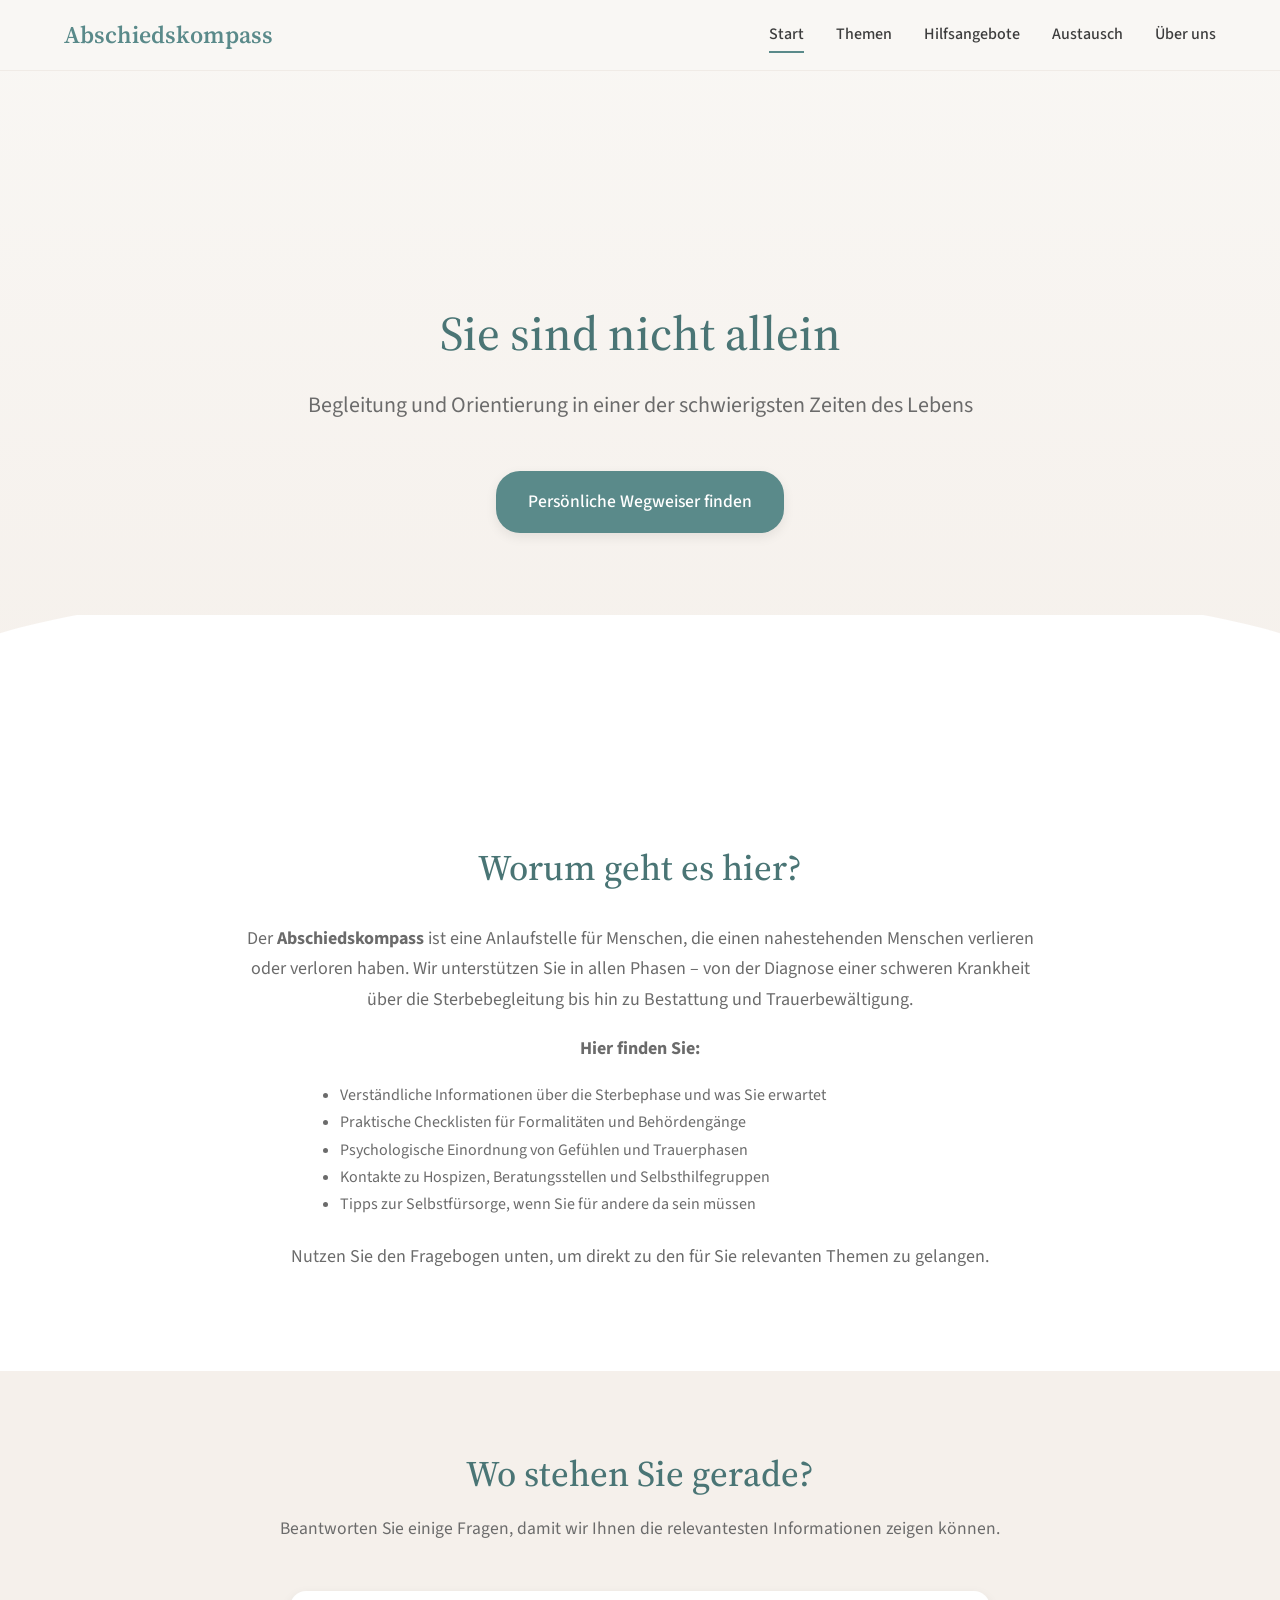
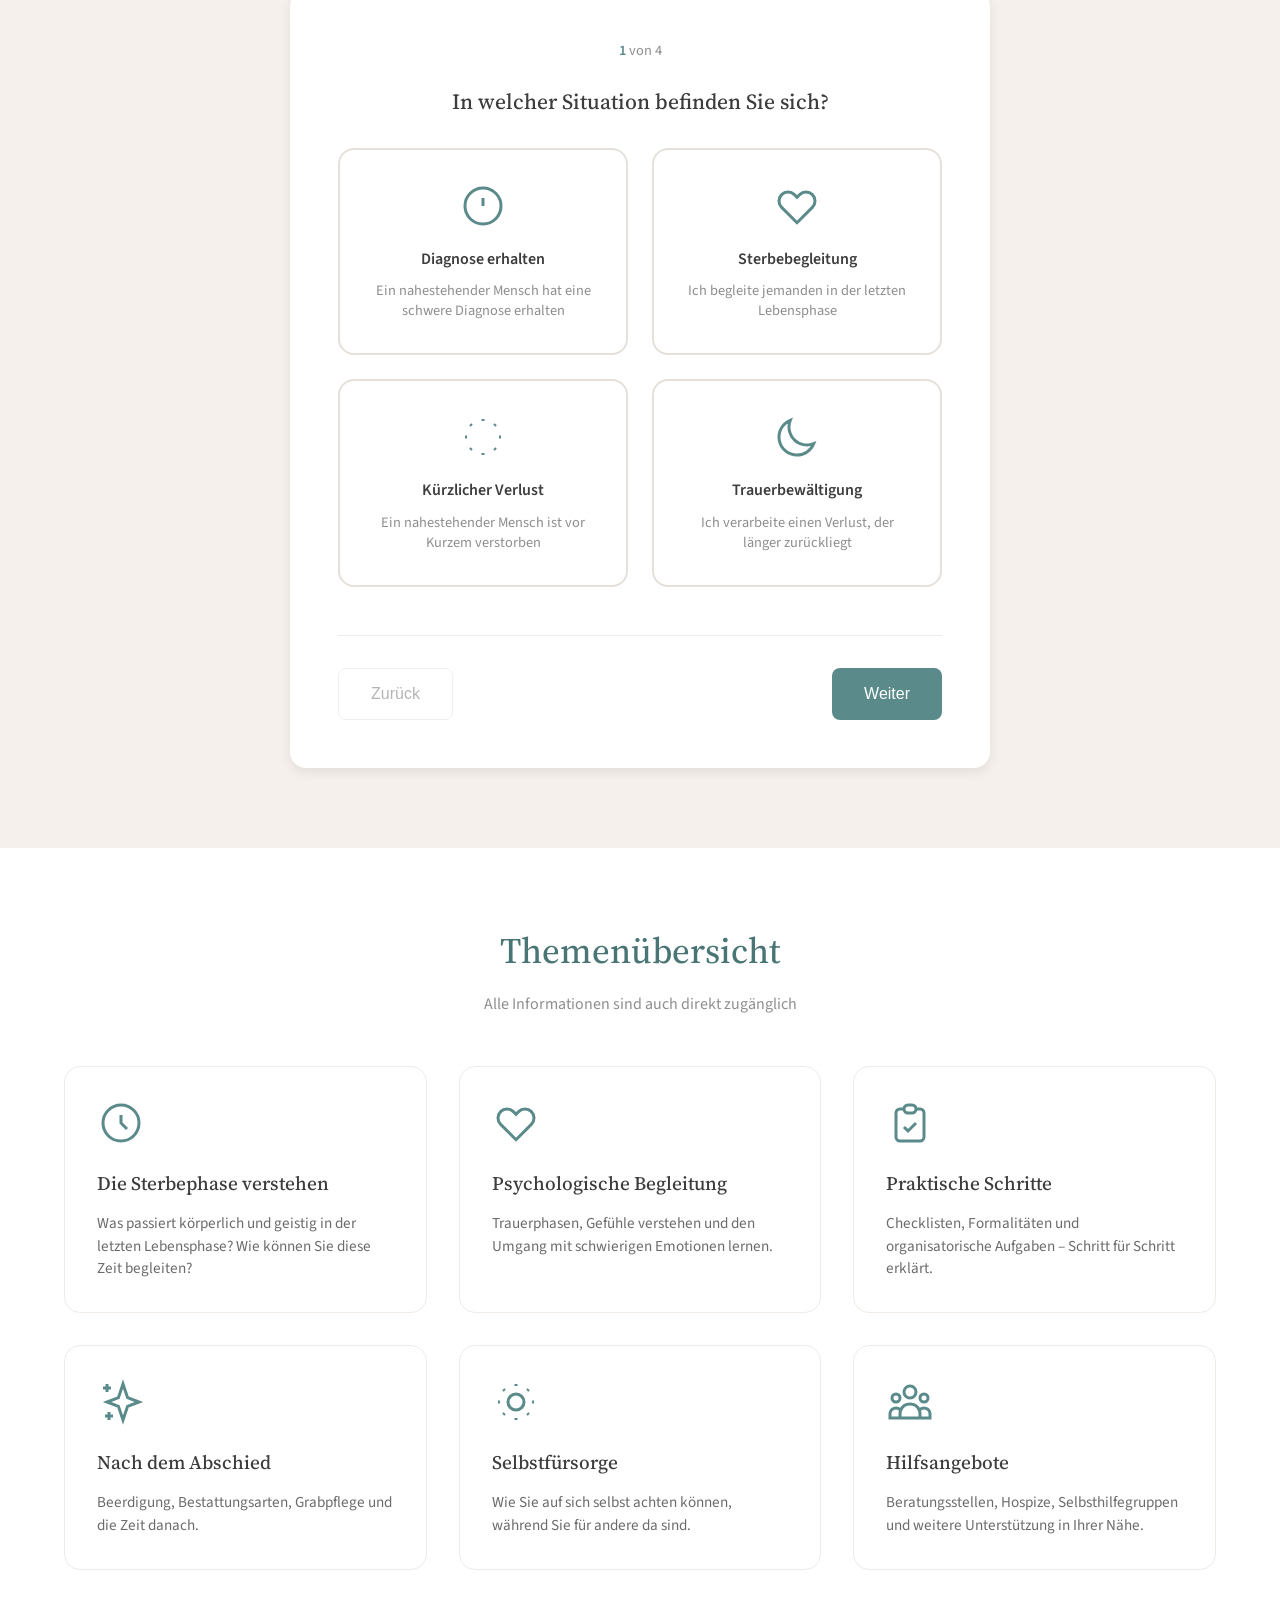
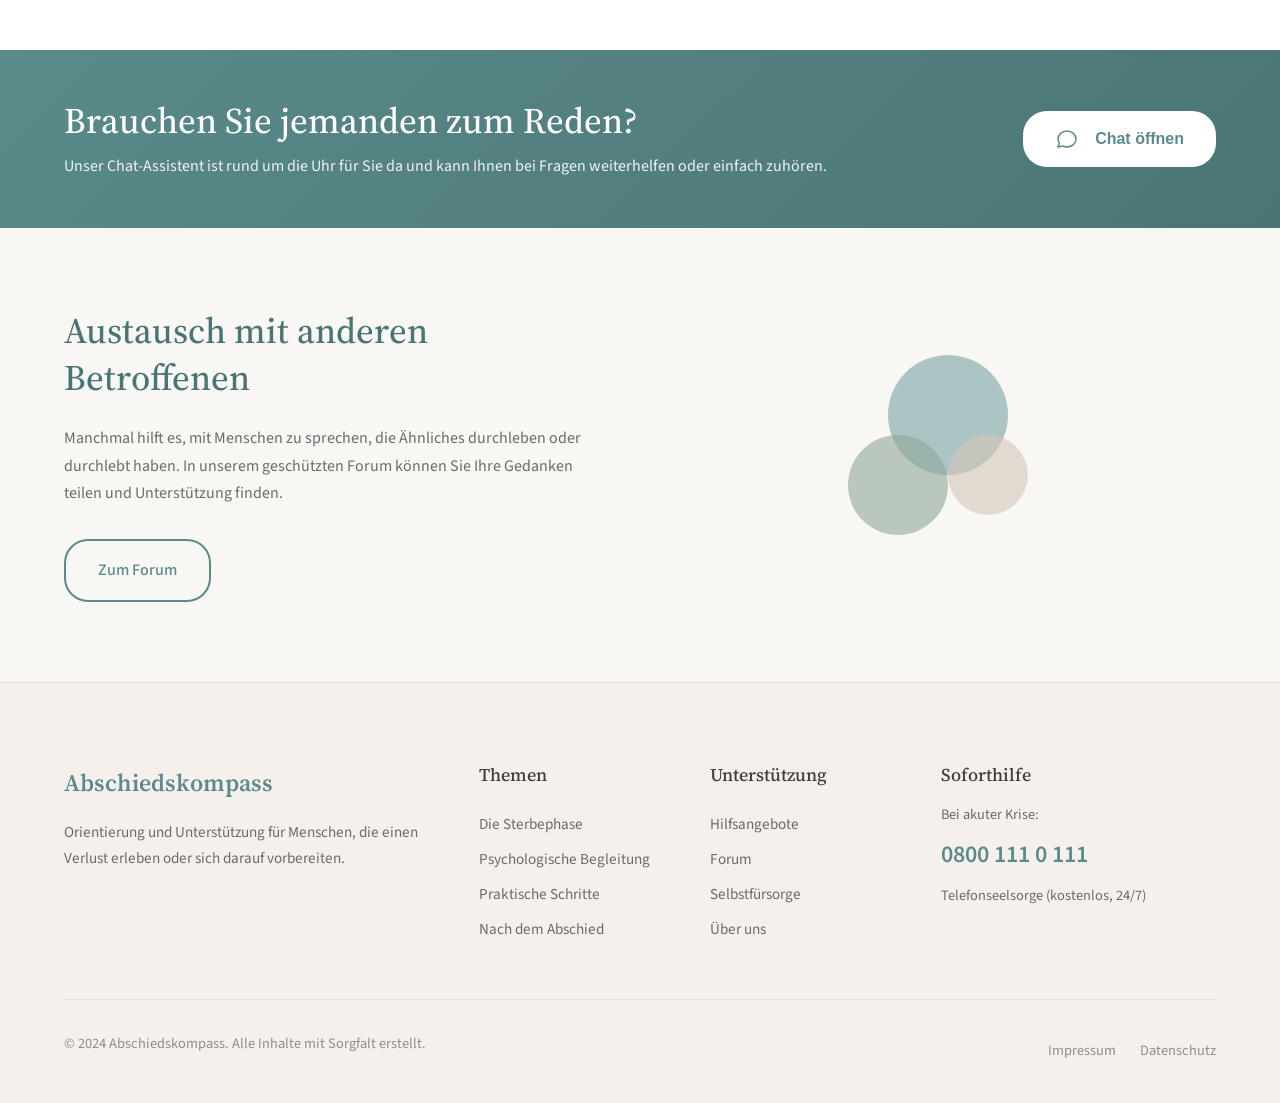
<file: index.html>
<!DOCTYPE html>
<html lang="de">
<head>
    <meta charset="UTF-8">
    <meta name="viewport" content="width=device-width, initial-scale=1.0">
    <title>Abschiedskompass - Orientierung in Zeiten von Verlust und Trauer</title>
    <link rel="stylesheet" href="css/style.css">
    <link rel="preconnect" href="https://fonts.googleapis.com">
    <link rel="preconnect" href="https://fonts.gstatic.com" crossorigin>
    <link href="https://fonts.googleapis.com/css2?family=Source+Sans+3:wght@300;400;500;600&family=Source+Serif+4:wght@400;500;600&display=swap" rel="stylesheet">
</head>
<body>
    <!-- Navigation -->
    <nav class="main-nav" id="mainNav">
        <div class="nav-container">
            <a href="index.html" class="nav-logo">
                <span class="logo-text">Abschiedskompass</span>
            </a>
            <button class="nav-toggle" id="navToggle" aria-label="Menü öffnen">
                <span></span>
                <span></span>
                <span></span>
            </button>
            <ul class="nav-menu" id="navMenu">
                <li><a href="index.html" class="active">Start</a></li>
                <li class="dropdown">
                    <a href="#" class="dropdown-toggle">Themen</a>
                    <ul class="dropdown-menu">
                        <li><a href="pages/sterbephase.html">Die Sterbephase verstehen</a></li>
                        <li><a href="pages/psychologie.html">Psychologische Begleitung</a></li>
                        <li><a href="pages/praktisches.html">Praktische Schritte</a></li>
                        <li><a href="pages/nach-dem-tod.html">Nach dem Abschied</a></li>
                        <li><a href="pages/selbstfuersorge.html">Selbstfürsorge</a></li>
                    </ul>
                </li>
                <li><a href="pages/ressourcen.html">Hilfsangebote</a></li>
                <li><a href="pages/forum.html">Austausch</a></li>
                <li><a href="pages/ueber-uns.html">Über uns</a></li>
            </ul>
        </div>
    </nav>

    <!-- Hero Section -->
    <header class="hero">
        <div class="hero-content">
            <h1>Sie sind nicht allein</h1>
            <p class="hero-subtitle">Begleitung und Orientierung in einer der schwierigsten Zeiten des Lebens</p>
            <a href="#fragebogen" class="cta-button">Persönliche Wegweiser finden</a>
        </div>
        <div class="hero-visual">
            <div class="gentle-wave"></div>
        </div>
    </header>

    <!-- Introduction -->
    <section class="intro-section">
        <div class="container">
            <div class="intro-content">
                <h2>Worum geht es hier?</h2>
                <p>
                    Der <strong>Abschiedskompass</strong> ist eine Anlaufstelle für Menschen,
                    die einen nahestehenden Menschen verlieren oder verloren haben.
                    Wir unterstützen Sie in allen Phasen – von der Diagnose einer schweren
                    Krankheit über die Sterbebegleitung bis hin zu Bestattung und Trauerbewältigung.
                </p>
                <p>
                    <strong>Hier finden Sie:</strong>
                </p>
                <ul style="text-align: left; max-width: 600px; margin: 0 auto 1.5rem; color: #6B6B6B;">
                    <li>Verständliche Informationen über die Sterbephase und was Sie erwartet</li>
                    <li>Praktische Checklisten für Formalitäten und Behördengänge</li>
                    <li>Psychologische Einordnung von Gefühlen und Trauerphasen</li>
                    <li>Kontakte zu Hospizen, Beratungsstellen und Selbsthilfegruppen</li>
                    <li>Tipps zur Selbstfürsorge, wenn Sie für andere da sein müssen</li>
                </ul>
                <p>
                    Nutzen Sie den Fragebogen unten, um direkt zu den für Sie relevanten Themen zu gelangen.
                </p>
            </div>
        </div>
    </section>

    <!-- Questionnaire Section -->
    <section class="questionnaire-section" id="fragebogen">
        <div class="container">
            <div class="questionnaire-intro">
                <h2>Wo stehen Sie gerade?</h2>
                <p>Beantworten Sie einige Fragen, damit wir Ihnen die relevantesten Informationen zeigen können.</p>
            </div>

            <div class="questionnaire-container">
                <form id="needsQuestionnaire" class="questionnaire">
                    <!-- Step 1: Current Situation -->
                    <div class="question-step active" data-step="1">
                        <div class="step-indicator">
                            <span class="current">1</span> von <span class="total">4</span>
                        </div>
                        <h3>In welcher Situation befinden Sie sich?</h3>
                        <div class="options-grid">
                            <label class="option-card">
                                <input type="radio" name="situation" value="diagnosis" required>
                                <span class="option-content">
                                    <span class="option-icon">
                                        <svg viewBox="0 0 24 24" fill="none" stroke="currentColor" stroke-width="1.5">
                                            <path d="M12 8v4m0 4h.01M21 12a9 9 0 11-18 0 9 9 0 0118 0z"/>
                                        </svg>
                                    </span>
                                    <span class="option-title">Diagnose erhalten</span>
                                    <span class="option-desc">Ein nahestehender Mensch hat eine schwere Diagnose erhalten</span>
                                </span>
                            </label>
                            <label class="option-card">
                                <input type="radio" name="situation" value="dying">
                                <span class="option-content">
                                    <span class="option-icon">
                                        <svg viewBox="0 0 24 24" fill="none" stroke="currentColor" stroke-width="1.5">
                                            <path d="M4.318 6.318a4.5 4.5 0 000 6.364L12 20.364l7.682-7.682a4.5 4.5 0 00-6.364-6.364L12 7.636l-1.318-1.318a4.5 4.5 0 00-6.364 0z"/>
                                        </svg>
                                    </span>
                                    <span class="option-title">Sterbebegleitung</span>
                                    <span class="option-desc">Ich begleite jemanden in der letzten Lebensphase</span>
                                </span>
                            </label>
                            <label class="option-card">
                                <input type="radio" name="situation" value="recent-death">
                                <span class="option-content">
                                    <span class="option-icon">
                                        <svg viewBox="0 0 24 24" fill="none" stroke="currentColor" stroke-width="1.5">
                                            <path d="M12 3v1m0 16v1m9-9h-1M4 12H3m15.364 6.364l-.707-.707M6.343 6.343l-.707-.707m12.728 0l-.707.707M6.343 17.657l-.707.707"/>
                                        </svg>
                                    </span>
                                    <span class="option-title">Kürzlicher Verlust</span>
                                    <span class="option-desc">Ein nahestehender Mensch ist vor Kurzem verstorben</span>
                                </span>
                            </label>
                            <label class="option-card">
                                <input type="radio" name="situation" value="grief">
                                <span class="option-content">
                                    <span class="option-icon">
                                        <svg viewBox="0 0 24 24" fill="none" stroke="currentColor" stroke-width="1.5">
                                            <path d="M20.354 15.354A9 9 0 018.646 3.646 9.003 9.003 0 0012 21a9.003 9.003 0 008.354-5.646z"/>
                                        </svg>
                                    </span>
                                    <span class="option-title">Trauerbewältigung</span>
                                    <span class="option-desc">Ich verarbeite einen Verlust, der länger zurückliegt</span>
                                </span>
                            </label>
                        </div>
                    </div>

                    <!-- Step 2: Relationship -->
                    <div class="question-step" data-step="2">
                        <div class="step-indicator">
                            <span class="current">2</span> von <span class="total">4</span>
                        </div>
                        <h3>In welcher Beziehung stehen oder standen Sie zu der Person?</h3>
                        <div class="options-list">
                            <label class="option-item">
                                <input type="radio" name="relationship" value="parent" required>
                                <span>Elternteil</span>
                            </label>
                            <label class="option-item">
                                <input type="radio" name="relationship" value="partner">
                                <span>Partner/Partnerin</span>
                            </label>
                            <label class="option-item">
                                <input type="radio" name="relationship" value="child">
                                <span>Kind</span>
                            </label>
                            <label class="option-item">
                                <input type="radio" name="relationship" value="sibling">
                                <span>Geschwister</span>
                            </label>
                            <label class="option-item">
                                <input type="radio" name="relationship" value="friend">
                                <span>Freund/Freundin</span>
                            </label>
                            <label class="option-item">
                                <input type="radio" name="relationship" value="other">
                                <span>Andere Beziehung</span>
                            </label>
                        </div>
                    </div>

                    <!-- Step 3: Needs -->
                    <div class="question-step" data-step="3">
                        <div class="step-indicator">
                            <span class="current">3</span> von <span class="total">4</span>
                        </div>
                        <h3>Was beschäftigt Sie am meisten?</h3>
                        <p class="question-hint">Mehrfachauswahl möglich</p>
                        <div class="options-list">
                            <label class="option-item checkbox">
                                <input type="checkbox" name="needs" value="understanding">
                                <span>Ich möchte verstehen, was medizinisch passiert</span>
                            </label>
                            <label class="option-item checkbox">
                                <input type="checkbox" name="needs" value="emotional">
                                <span>Ich brauche emotionale Unterstützung</span>
                            </label>
                            <label class="option-item checkbox">
                                <input type="checkbox" name="needs" value="practical">
                                <span>Ich suche praktische Informationen (Formalitäten, Organisation)</span>
                            </label>
                            <label class="option-item checkbox">
                                <input type="checkbox" name="needs" value="communication">
                                <span>Ich weiß nicht, wie ich mit anderen darüber sprechen soll</span>
                            </label>
                            <label class="option-item checkbox">
                                <input type="checkbox" name="needs" value="self-care">
                                <span>Ich vergesse, auf mich selbst zu achten</span>
                            </label>
                            <label class="option-item checkbox">
                                <input type="checkbox" name="needs" value="resources">
                                <span>Ich suche professionelle Hilfsangebote</span>
                            </label>
                        </div>
                    </div>

                    <!-- Step 4: Support Preference -->
                    <div class="question-step" data-step="4">
                        <div class="step-indicator">
                            <span class="current">4</span> von <span class="total">4</span>
                        </div>
                        <h3>Wie möchten Sie Unterstützung erhalten?</h3>
                        <div class="options-list">
                            <label class="option-item">
                                <input type="radio" name="support-type" value="reading" required>
                                <span>Ich lese lieber in Ruhe für mich</span>
                            </label>
                            <label class="option-item">
                                <input type="radio" name="support-type" value="exchange">
                                <span>Ich möchte mich mit anderen Betroffenen austauschen</span>
                            </label>
                            <label class="option-item">
                                <input type="radio" name="support-type" value="professional">
                                <span>Ich suche professionelle Beratung</span>
                            </label>
                            <label class="option-item">
                                <input type="radio" name="support-type" value="mixed">
                                <span>Eine Mischung aus allem</span>
                            </label>
                        </div>
                    </div>

                    <!-- Navigation Buttons -->
                    <div class="questionnaire-nav">
                        <button type="button" class="btn-prev" id="prevBtn" disabled>Zurück</button>
                        <button type="button" class="btn-next" id="nextBtn">Weiter</button>
                        <button type="submit" class="btn-submit" id="submitBtn" style="display: none;">Ergebnisse anzeigen</button>
                    </div>
                </form>

                <!-- Results Preview -->
                <div class="questionnaire-results" id="questionnaireResults" style="display: none;">
                    <h3>Ihre persönlichen Empfehlungen</h3>
                    <div class="results-content" id="resultsContent">
                        <!-- Filled by JavaScript -->
                    </div>
                    <button class="btn-restart" id="restartBtn">Fragebogen erneut starten</button>
                </div>
            </div>
        </div>
    </section>

    <!-- Quick Access Topics -->
    <section class="topics-section">
        <div class="container">
            <h2>Themenübersicht</h2>
            <p class="section-intro">Alle Informationen sind auch direkt zugänglich</p>

            <div class="topics-grid">
                <a href="pages/sterbephase.html" class="topic-card">
                    <div class="topic-icon">
                        <svg viewBox="0 0 24 24" fill="none" stroke="currentColor" stroke-width="1.5">
                            <path d="M12 8v4l3 3m6-3a9 9 0 11-18 0 9 9 0 0118 0z"/>
                        </svg>
                    </div>
                    <h3>Die Sterbephase verstehen</h3>
                    <p>Was passiert körperlich und geistig in der letzten Lebensphase? Wie können Sie diese Zeit begleiten?</p>
                </a>

                <a href="pages/psychologie.html" class="topic-card">
                    <div class="topic-icon">
                        <svg viewBox="0 0 24 24" fill="none" stroke="currentColor" stroke-width="1.5">
                            <path d="M4.318 6.318a4.5 4.5 0 000 6.364L12 20.364l7.682-7.682a4.5 4.5 0 00-6.364-6.364L12 7.636l-1.318-1.318a4.5 4.5 0 00-6.364 0z"/>
                        </svg>
                    </div>
                    <h3>Psychologische Begleitung</h3>
                    <p>Trauerphasen, Gefühle verstehen und den Umgang mit schwierigen Emotionen lernen.</p>
                </a>

                <a href="pages/praktisches.html" class="topic-card">
                    <div class="topic-icon">
                        <svg viewBox="0 0 24 24" fill="none" stroke="currentColor" stroke-width="1.5">
                            <path d="M9 5H7a2 2 0 00-2 2v12a2 2 0 002 2h10a2 2 0 002-2V7a2 2 0 00-2-2h-2M9 5a2 2 0 002 2h2a2 2 0 002-2M9 5a2 2 0 012-2h2a2 2 0 012 2m-6 9l2 2 4-4"/>
                        </svg>
                    </div>
                    <h3>Praktische Schritte</h3>
                    <p>Checklisten, Formalitäten und organisatorische Aufgaben – Schritt für Schritt erklärt.</p>
                </a>

                <a href="pages/nach-dem-tod.html" class="topic-card">
                    <div class="topic-icon">
                        <svg viewBox="0 0 24 24" fill="none" stroke="currentColor" stroke-width="1.5">
                            <path d="M5 3v4M3 5h4M6 17v4m-2-2h4m5-16l2.286 6.857L21 12l-5.714 2.143L13 21l-2.286-6.857L5 12l5.714-2.143L13 3z"/>
                        </svg>
                    </div>
                    <h3>Nach dem Abschied</h3>
                    <p>Beerdigung, Bestattungsarten, Grabpflege und die Zeit danach.</p>
                </a>

                <a href="pages/selbstfuersorge.html" class="topic-card">
                    <div class="topic-icon">
                        <svg viewBox="0 0 24 24" fill="none" stroke="currentColor" stroke-width="1.5">
                            <path d="M12 3v1m0 16v1m9-9h-1M4 12H3m15.364 6.364l-.707-.707M6.343 6.343l-.707-.707m12.728 0l-.707.707M6.343 17.657l-.707.707M16 12a4 4 0 11-8 0 4 4 0 018 0z"/>
                        </svg>
                    </div>
                    <h3>Selbstfürsorge</h3>
                    <p>Wie Sie auf sich selbst achten können, während Sie für andere da sind.</p>
                </a>

                <a href="pages/ressourcen.html" class="topic-card">
                    <div class="topic-icon">
                        <svg viewBox="0 0 24 24" fill="none" stroke="currentColor" stroke-width="1.5">
                            <path d="M17 20h5v-2a3 3 0 00-5.356-1.857M17 20H7m10 0v-2c0-.656-.126-1.283-.356-1.857M7 20H2v-2a3 3 0 015.356-1.857M7 20v-2c0-.656.126-1.283.356-1.857m0 0a5.002 5.002 0 019.288 0M15 7a3 3 0 11-6 0 3 3 0 016 0zm6 3a2 2 0 11-4 0 2 2 0 014 0zM7 10a2 2 0 11-4 0 2 2 0 014 0z"/>
                        </svg>
                    </div>
                    <h3>Hilfsangebote</h3>
                    <p>Beratungsstellen, Hospize, Selbsthilfegruppen und weitere Unterstützung in Ihrer Nähe.</p>
                </a>
            </div>
        </div>
    </section>

    <!-- Support Banner -->
    <section class="support-banner">
        <div class="container">
            <div class="banner-content">
                <div class="banner-text">
                    <h2>Brauchen Sie jemanden zum Reden?</h2>
                    <p>Unser Chat-Assistent ist rund um die Uhr für Sie da und kann Ihnen bei Fragen weiterhelfen oder einfach zuhören.</p>
                </div>
                <button class="chat-trigger" id="openChat">
                    <svg viewBox="0 0 24 24" fill="none" stroke="currentColor" stroke-width="1.5">
                        <path d="M8 12h.01M12 12h.01M16 12h.01M21 12c0 4.418-4.03 8-9 8a9.863 9.863 0 01-4.255-.949L3 20l1.395-3.72C3.512 15.042 3 13.574 3 12c0-4.418 4.03-8 9-8s9 3.582 9 8z"/>
                    </svg>
                    Chat öffnen
                </button>
            </div>
        </div>
    </section>

    <!-- Community Section -->
    <section class="community-section">
        <div class="container">
            <div class="community-content">
                <div class="community-text">
                    <h2>Austausch mit anderen Betroffenen</h2>
                    <p>
                        Manchmal hilft es, mit Menschen zu sprechen, die Ähnliches durchleben oder durchlebt haben.
                        In unserem geschützten Forum können Sie Ihre Gedanken teilen und Unterstützung finden.
                    </p>
                    <a href="pages/forum.html" class="btn-secondary">Zum Forum</a>
                </div>
                <div class="community-visual">
                    <div class="visual-circles">
                        <div class="circle c1"></div>
                        <div class="circle c2"></div>
                        <div class="circle c3"></div>
                    </div>
                </div>
            </div>
        </div>
    </section>

    <!-- Footer -->
    <footer class="main-footer">
        <div class="container">
            <div class="footer-grid">
                <div class="footer-brand">
                    <span class="footer-logo">Abschiedskompass</span>
                    <p>Orientierung und Unterstützung für Menschen, die einen Verlust erleben oder sich darauf vorbereiten.</p>
                </div>
                <div class="footer-links">
                    <h4>Themen</h4>
                    <ul>
                        <li><a href="pages/sterbephase.html">Die Sterbephase</a></li>
                        <li><a href="pages/psychologie.html">Psychologische Begleitung</a></li>
                        <li><a href="pages/praktisches.html">Praktische Schritte</a></li>
                        <li><a href="pages/nach-dem-tod.html">Nach dem Abschied</a></li>
                    </ul>
                </div>
                <div class="footer-links">
                    <h4>Unterstützung</h4>
                    <ul>
                        <li><a href="pages/ressourcen.html">Hilfsangebote</a></li>
                        <li><a href="pages/forum.html">Forum</a></li>
                        <li><a href="pages/selbstfuersorge.html">Selbstfürsorge</a></li>
                        <li><a href="pages/ueber-uns.html">Über uns</a></li>
                    </ul>
                </div>
                <div class="footer-emergency">
                    <h4>Soforthilfe</h4>
                    <p>Bei akuter Krise:</p>
                    <a href="tel:08001110111" class="emergency-number">0800 111 0 111</a>
                    <p class="emergency-note">Telefonseelsorge (kostenlos, 24/7)</p>
                </div>
            </div>
            <div class="footer-bottom">
                <p>&copy; 2024 Abschiedskompass. Alle Inhalte mit Sorgfalt erstellt.</p>
                <div class="footer-legal">
                    <a href="pages/impressum.html">Impressum</a>
                    <a href="pages/datenschutz.html">Datenschutz</a>
                </div>
            </div>
        </div>
    </footer>

    <!-- Chat Widget -->
    <div class="chat-widget" id="chatWidget">
        <div class="chat-header">
            <span>Chat-Assistenz</span>
            <button class="chat-close" id="closeChat">&times;</button>
        </div>
        <div class="chat-messages" id="chatMessages">
            <div class="chat-message bot">
                <p>Willkommen. Ich bin hier, um Ihnen zu helfen. Sie können mir Fragen stellen oder einfach erzählen, was Sie beschäftigt.</p>
            </div>
        </div>
        <div class="chat-input-area">
            <input type="text" id="chatInput" placeholder="Schreiben Sie hier..." aria-label="Nachricht eingeben">
            <button id="sendMessage" aria-label="Nachricht senden">
                <svg viewBox="0 0 24 24" fill="none" stroke="currentColor" stroke-width="2">
                    <path d="M22 2L11 13M22 2l-7 20-4-9-9-4 20-7z"/>
                </svg>
            </button>
        </div>
    </div>

    <script src="js/config.js"></script>
    <script src="js/main.js"></script>
</body>
</html>
</file>
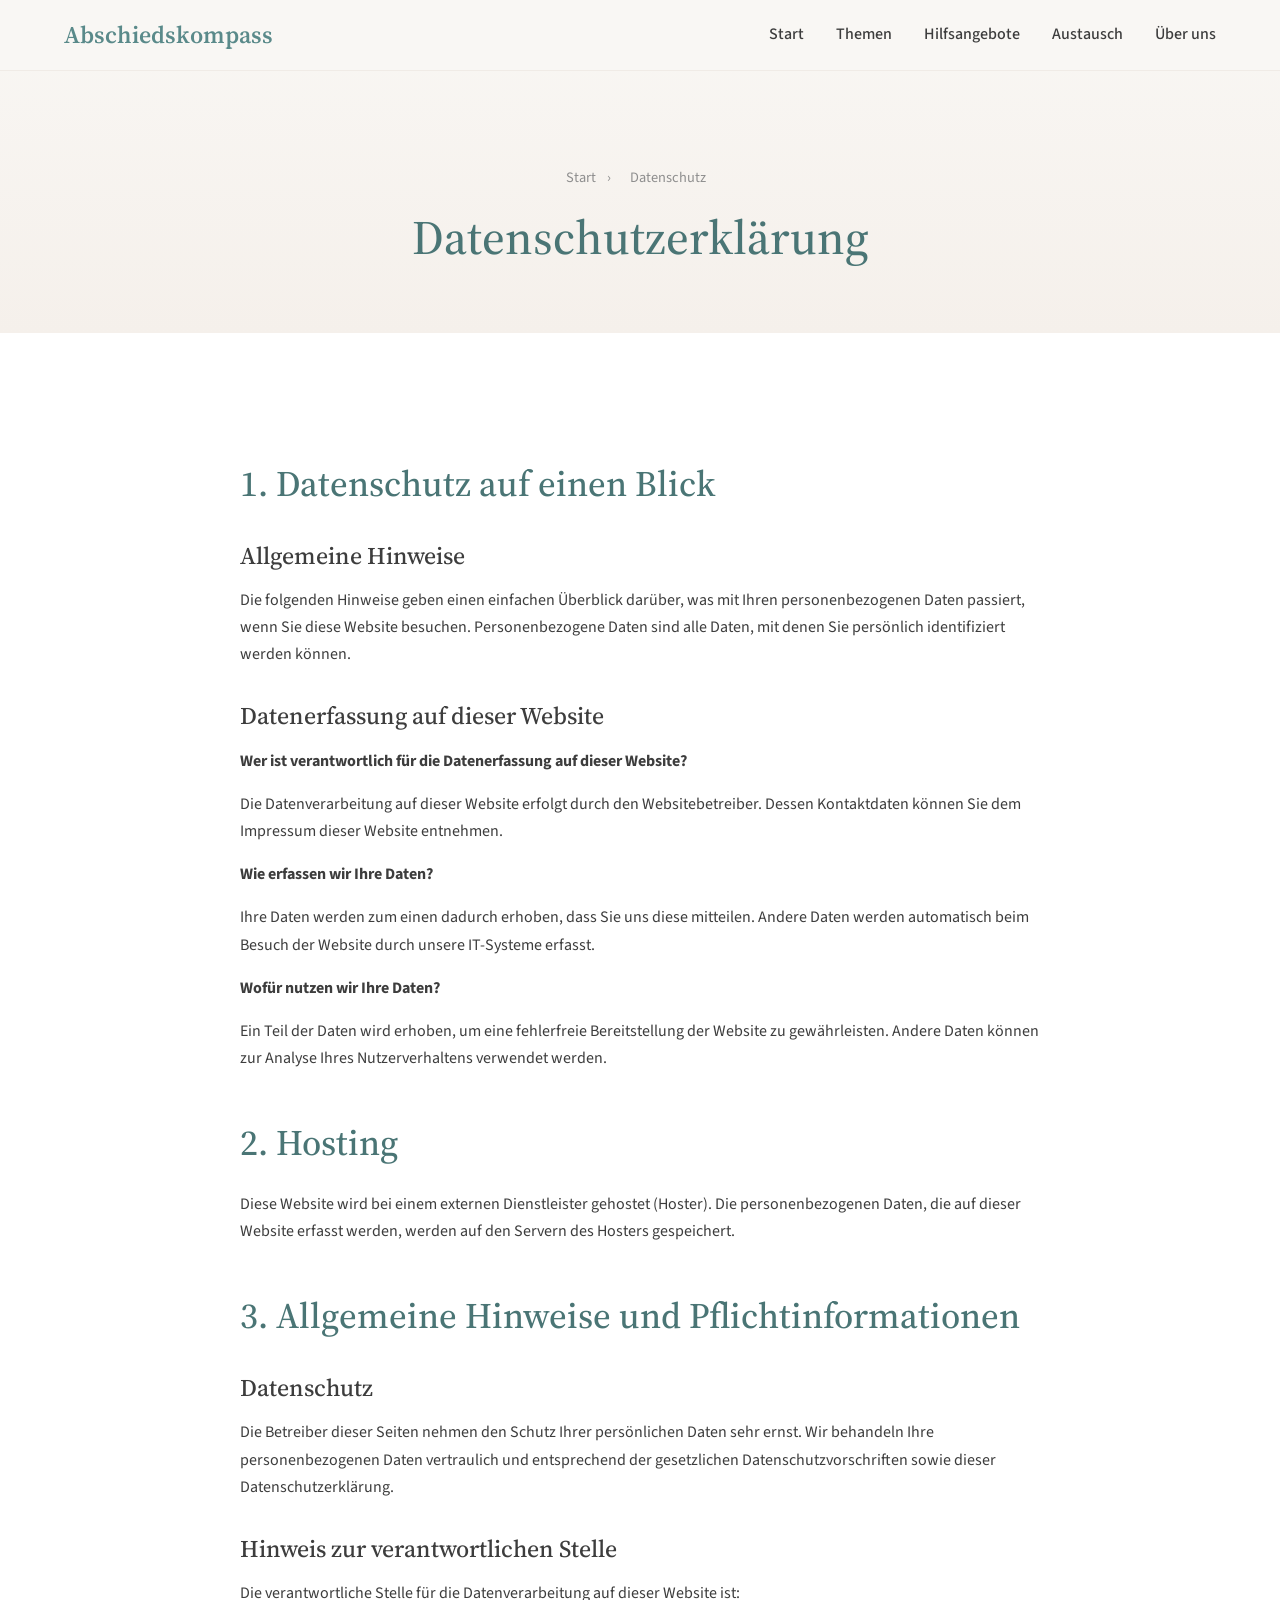
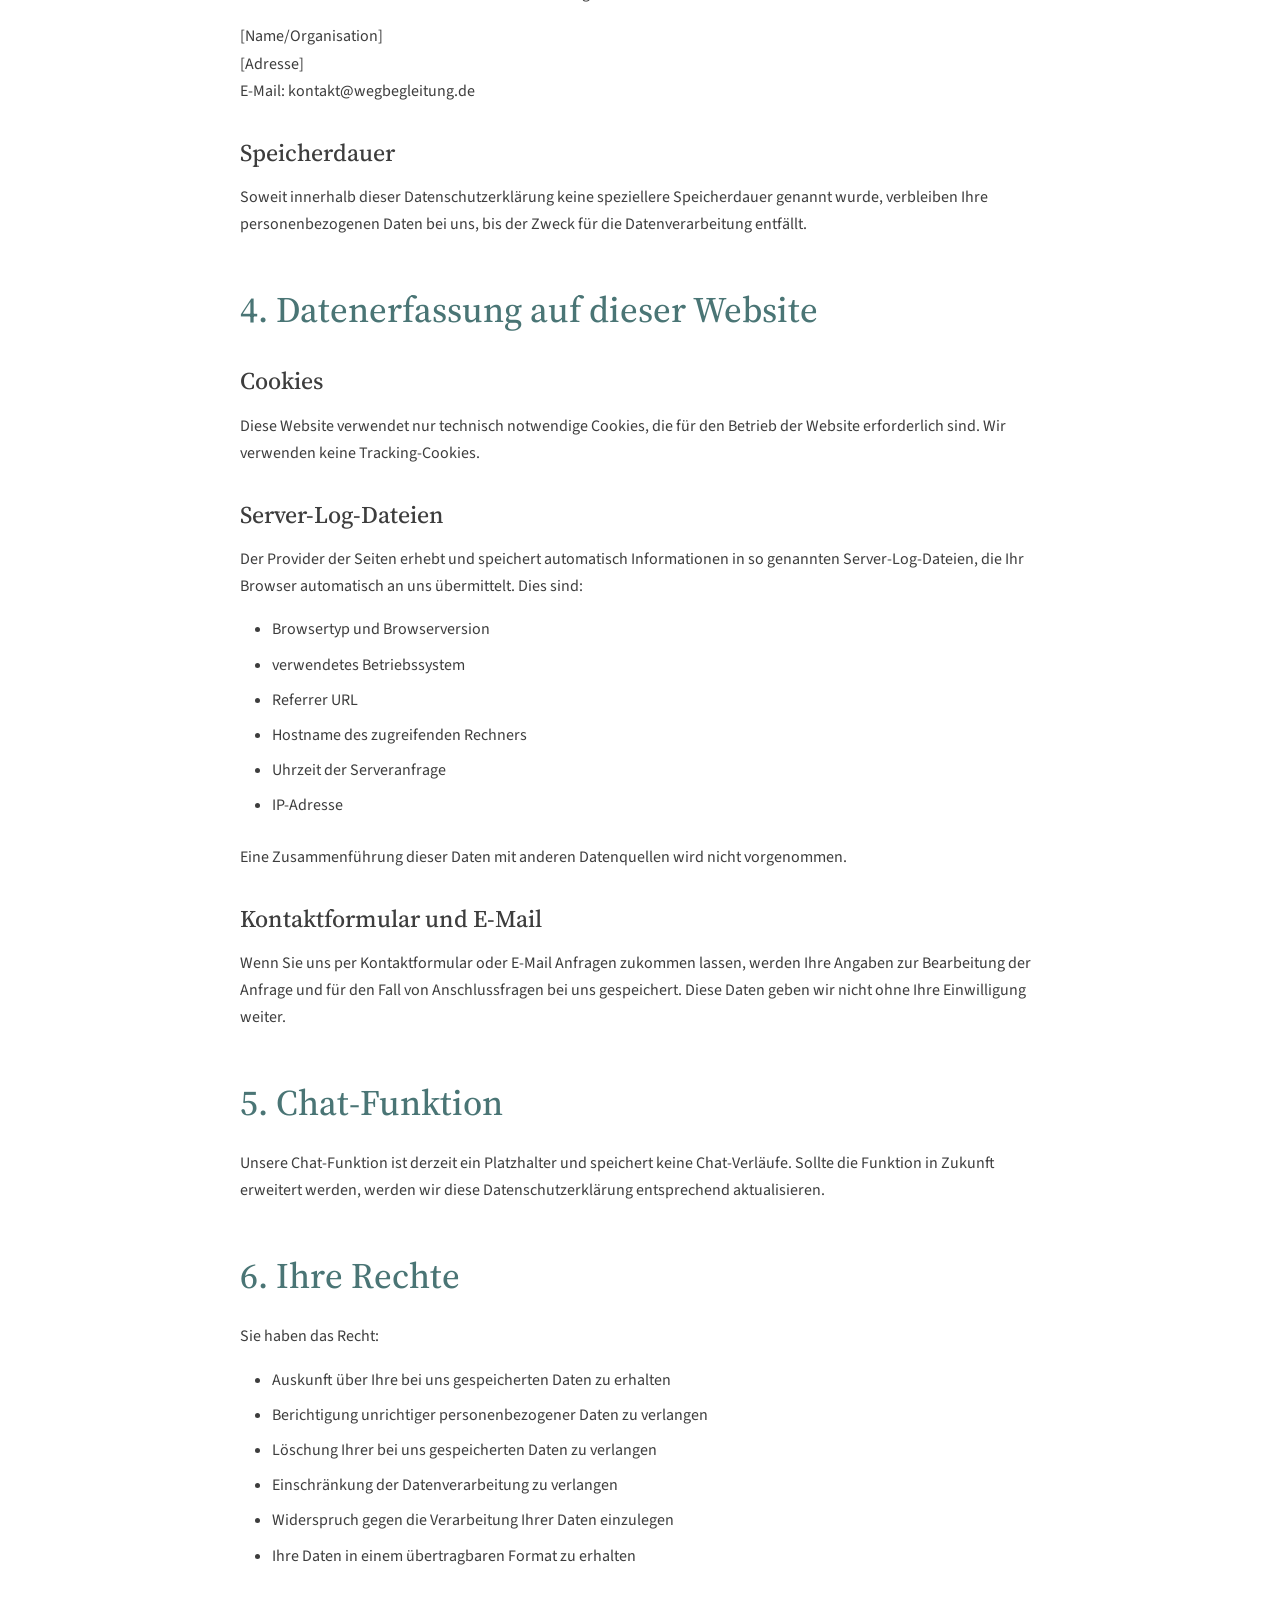
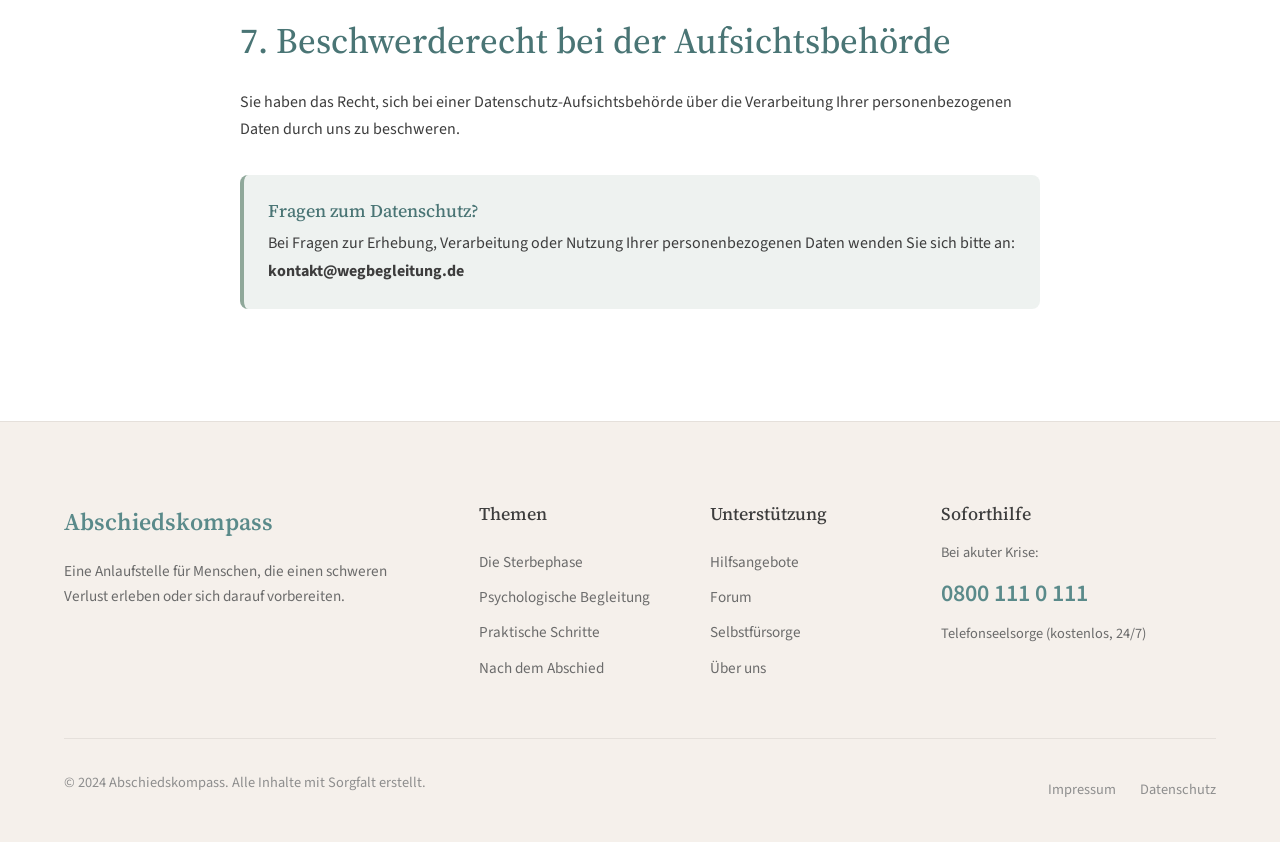
<file: pages/datenschutz.html>
<!DOCTYPE html>
<html lang="de">
<head>
    <meta charset="UTF-8">
    <meta name="viewport" content="width=device-width, initial-scale=1.0">
    <title>Datenschutz - Abschiedskompass</title>
    <link rel="stylesheet" href="../css/style.css">
    <link rel="preconnect" href="https://fonts.googleapis.com">
    <link rel="preconnect" href="https://fonts.gstatic.com" crossorigin>
    <link href="https://fonts.googleapis.com/css2?family=Source+Sans+3:wght@300;400;500;600&family=Source+Serif+4:wght@400;500;600&display=swap" rel="stylesheet">
</head>
<body>
    <!-- Navigation -->
    <nav class="main-nav" id="mainNav">
        <div class="nav-container">
            <a href="../index.html" class="nav-logo">
                <span class="logo-text">Abschiedskompass</span>
            </a>
            <button class="nav-toggle" id="navToggle" aria-label="Menü öffnen">
                <span></span>
                <span></span>
                <span></span>
            </button>
            <ul class="nav-menu" id="navMenu">
                <li><a href="../index.html">Start</a></li>
                <li class="dropdown">
                    <a href="#" class="dropdown-toggle">Themen</a>
                    <ul class="dropdown-menu">
                        <li><a href="sterbephase.html">Die Sterbephase verstehen</a></li>
                        <li><a href="psychologie.html">Psychologische Begleitung</a></li>
                        <li><a href="praktisches.html">Praktische Schritte</a></li>
                        <li><a href="nach-dem-tod.html">Nach dem Abschied</a></li>
                        <li><a href="selbstfuersorge.html">Selbstfürsorge</a></li>
                    </ul>
                </li>
                <li><a href="ressourcen.html">Hilfsangebote</a></li>
                <li><a href="forum.html">Austausch</a></li>
                <li><a href="ueber-uns.html">Über uns</a></li>
            </ul>
        </div>
    </nav>

    <!-- Page Header -->
    <header class="page-header">
        <div class="container">
            <div class="breadcrumb">
                <a href="../index.html">Start</a>
                <span>›</span>
                <span>Datenschutz</span>
            </div>
            <h1>Datenschutzerklärung</h1>
        </div>
    </header>

    <!-- Page Content -->
    <main class="page-content">
        <div class="container">
            <div class="content-wrapper">
                <h2>1. Datenschutz auf einen Blick</h2>

                <h3>Allgemeine Hinweise</h3>
                <p>
                    Die folgenden Hinweise geben einen einfachen Überblick darüber, was mit
                    Ihren personenbezogenen Daten passiert, wenn Sie diese Website besuchen.
                    Personenbezogene Daten sind alle Daten, mit denen Sie persönlich identifiziert
                    werden können.
                </p>

                <h3>Datenerfassung auf dieser Website</h3>
                <p><strong>Wer ist verantwortlich für die Datenerfassung auf dieser Website?</strong></p>
                <p>
                    Die Datenverarbeitung auf dieser Website erfolgt durch den Websitebetreiber.
                    Dessen Kontaktdaten können Sie dem Impressum dieser Website entnehmen.
                </p>

                <p><strong>Wie erfassen wir Ihre Daten?</strong></p>
                <p>
                    Ihre Daten werden zum einen dadurch erhoben, dass Sie uns diese mitteilen.
                    Andere Daten werden automatisch beim Besuch der Website durch unsere IT-Systeme erfasst.
                </p>

                <p><strong>Wofür nutzen wir Ihre Daten?</strong></p>
                <p>
                    Ein Teil der Daten wird erhoben, um eine fehlerfreie Bereitstellung der
                    Website zu gewährleisten. Andere Daten können zur Analyse Ihres Nutzerverhaltens
                    verwendet werden.
                </p>

                <h2>2. Hosting</h2>
                <p>
                    Diese Website wird bei einem externen Dienstleister gehostet (Hoster).
                    Die personenbezogenen Daten, die auf dieser Website erfasst werden,
                    werden auf den Servern des Hosters gespeichert.
                </p>

                <h2>3. Allgemeine Hinweise und Pflichtinformationen</h2>

                <h3>Datenschutz</h3>
                <p>
                    Die Betreiber dieser Seiten nehmen den Schutz Ihrer persönlichen Daten
                    sehr ernst. Wir behandeln Ihre personenbezogenen Daten vertraulich und
                    entsprechend der gesetzlichen Datenschutzvorschriften sowie dieser
                    Datenschutzerklärung.
                </p>

                <h3>Hinweis zur verantwortlichen Stelle</h3>
                <p>
                    Die verantwortliche Stelle für die Datenverarbeitung auf dieser Website ist:
                </p>
                <p>
                    [Name/Organisation]<br>
                    [Adresse]<br>
                    E-Mail: kontakt@wegbegleitung.de
                </p>

                <h3>Speicherdauer</h3>
                <p>
                    Soweit innerhalb dieser Datenschutzerklärung keine speziellere Speicherdauer
                    genannt wurde, verbleiben Ihre personenbezogenen Daten bei uns, bis der
                    Zweck für die Datenverarbeitung entfällt.
                </p>

                <h2>4. Datenerfassung auf dieser Website</h2>

                <h3>Cookies</h3>
                <p>
                    Diese Website verwendet nur technisch notwendige Cookies, die für den
                    Betrieb der Website erforderlich sind. Wir verwenden keine Tracking-Cookies.
                </p>

                <h3>Server-Log-Dateien</h3>
                <p>
                    Der Provider der Seiten erhebt und speichert automatisch Informationen in
                    so genannten Server-Log-Dateien, die Ihr Browser automatisch an uns übermittelt.
                    Dies sind:
                </p>
                <ul>
                    <li>Browsertyp und Browserversion</li>
                    <li>verwendetes Betriebssystem</li>
                    <li>Referrer URL</li>
                    <li>Hostname des zugreifenden Rechners</li>
                    <li>Uhrzeit der Serveranfrage</li>
                    <li>IP-Adresse</li>
                </ul>
                <p>
                    Eine Zusammenführung dieser Daten mit anderen Datenquellen wird nicht vorgenommen.
                </p>

                <h3>Kontaktformular und E-Mail</h3>
                <p>
                    Wenn Sie uns per Kontaktformular oder E-Mail Anfragen zukommen lassen,
                    werden Ihre Angaben zur Bearbeitung der Anfrage und für den Fall von
                    Anschlussfragen bei uns gespeichert. Diese Daten geben wir nicht ohne
                    Ihre Einwilligung weiter.
                </p>

                <h2>5. Chat-Funktion</h2>
                <p>
                    Unsere Chat-Funktion ist derzeit ein Platzhalter und speichert keine
                    Chat-Verläufe. Sollte die Funktion in Zukunft erweitert werden, werden
                    wir diese Datenschutzerklärung entsprechend aktualisieren.
                </p>

                <h2>6. Ihre Rechte</h2>
                <p>Sie haben das Recht:</p>
                <ul>
                    <li>Auskunft über Ihre bei uns gespeicherten Daten zu erhalten</li>
                    <li>Berichtigung unrichtiger personenbezogener Daten zu verlangen</li>
                    <li>Löschung Ihrer bei uns gespeicherten Daten zu verlangen</li>
                    <li>Einschränkung der Datenverarbeitung zu verlangen</li>
                    <li>Widerspruch gegen die Verarbeitung Ihrer Daten einzulegen</li>
                    <li>Ihre Daten in einem übertragbaren Format zu erhalten</li>
                </ul>

                <h2>7. Beschwerderecht bei der Aufsichtsbehörde</h2>
                <p>
                    Sie haben das Recht, sich bei einer Datenschutz-Aufsichtsbehörde über
                    die Verarbeitung Ihrer personenbezogenen Daten durch uns zu beschweren.
                </p>

                <div class="info-box gentle mt-lg">
                    <h4>Fragen zum Datenschutz?</h4>
                    <p style="margin-bottom: 0;">
                        Bei Fragen zur Erhebung, Verarbeitung oder Nutzung Ihrer
                        personenbezogenen Daten wenden Sie sich bitte an:<br>
                        <strong>kontakt@wegbegleitung.de</strong>
                    </p>
                </div>
            </div>
        </div>
    </main>

    <!-- Footer -->
    <footer class="main-footer">
        <div class="container">
            <div class="footer-grid">
                <div class="footer-brand">
                    <span class="footer-logo">Abschiedskompass</span>
                    <p>Eine Anlaufstelle für Menschen, die einen schweren Verlust erleben oder sich darauf vorbereiten.</p>
                </div>
                <div class="footer-links">
                    <h4>Themen</h4>
                    <ul>
                        <li><a href="sterbephase.html">Die Sterbephase</a></li>
                        <li><a href="psychologie.html">Psychologische Begleitung</a></li>
                        <li><a href="praktisches.html">Praktische Schritte</a></li>
                        <li><a href="nach-dem-tod.html">Nach dem Abschied</a></li>
                    </ul>
                </div>
                <div class="footer-links">
                    <h4>Unterstützung</h4>
                    <ul>
                        <li><a href="ressourcen.html">Hilfsangebote</a></li>
                        <li><a href="forum.html">Forum</a></li>
                        <li><a href="selbstfuersorge.html">Selbstfürsorge</a></li>
                        <li><a href="ueber-uns.html">Über uns</a></li>
                    </ul>
                </div>
                <div class="footer-emergency">
                    <h4>Soforthilfe</h4>
                    <p>Bei akuter Krise:</p>
                    <a href="tel:08001110111" class="emergency-number">0800 111 0 111</a>
                    <p class="emergency-note">Telefonseelsorge (kostenlos, 24/7)</p>
                </div>
            </div>
            <div class="footer-bottom">
                <p>&copy; 2024 Abschiedskompass. Alle Inhalte mit Sorgfalt erstellt.</p>
                <div class="footer-legal">
                    <a href="impressum.html">Impressum</a>
                    <a href="datenschutz.html">Datenschutz</a>
                </div>
            </div>
        </div>
    </footer>

    <script src="../js/main.js"></script>
</body>
</html>
</file>
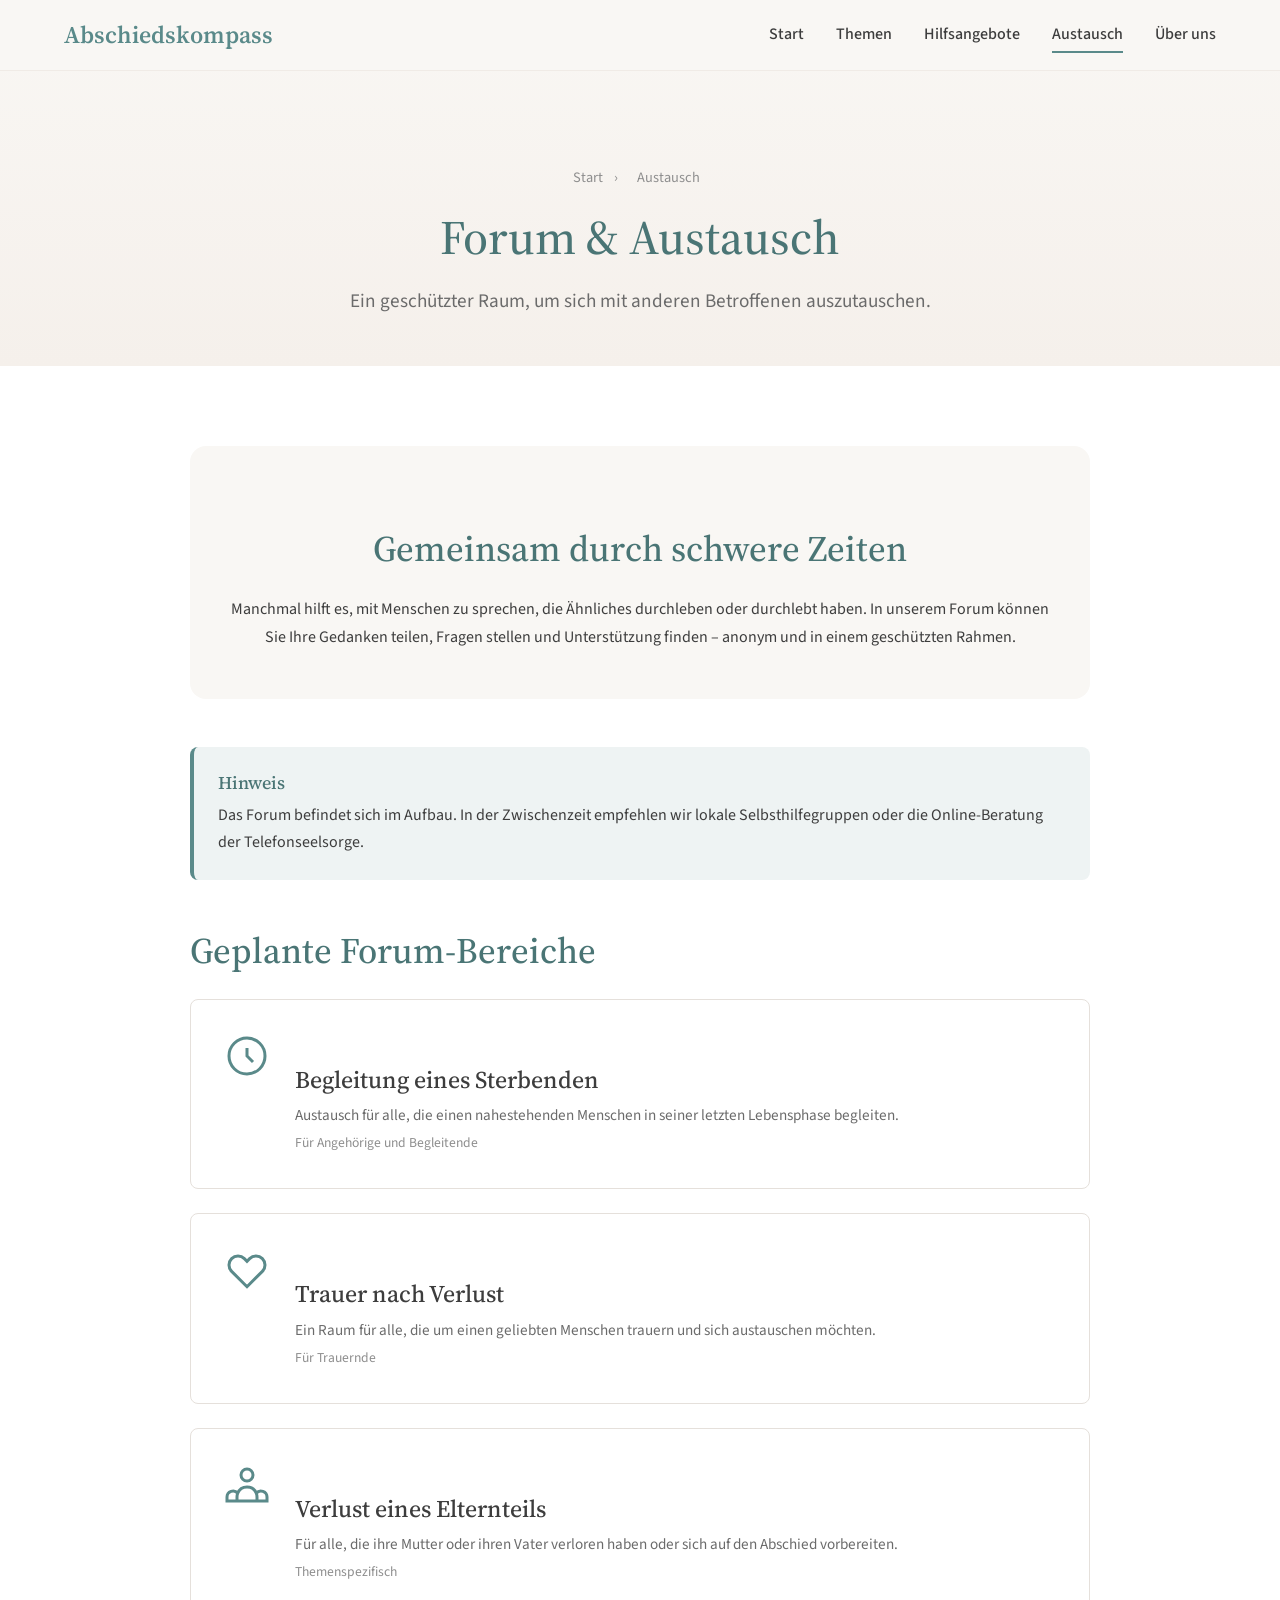
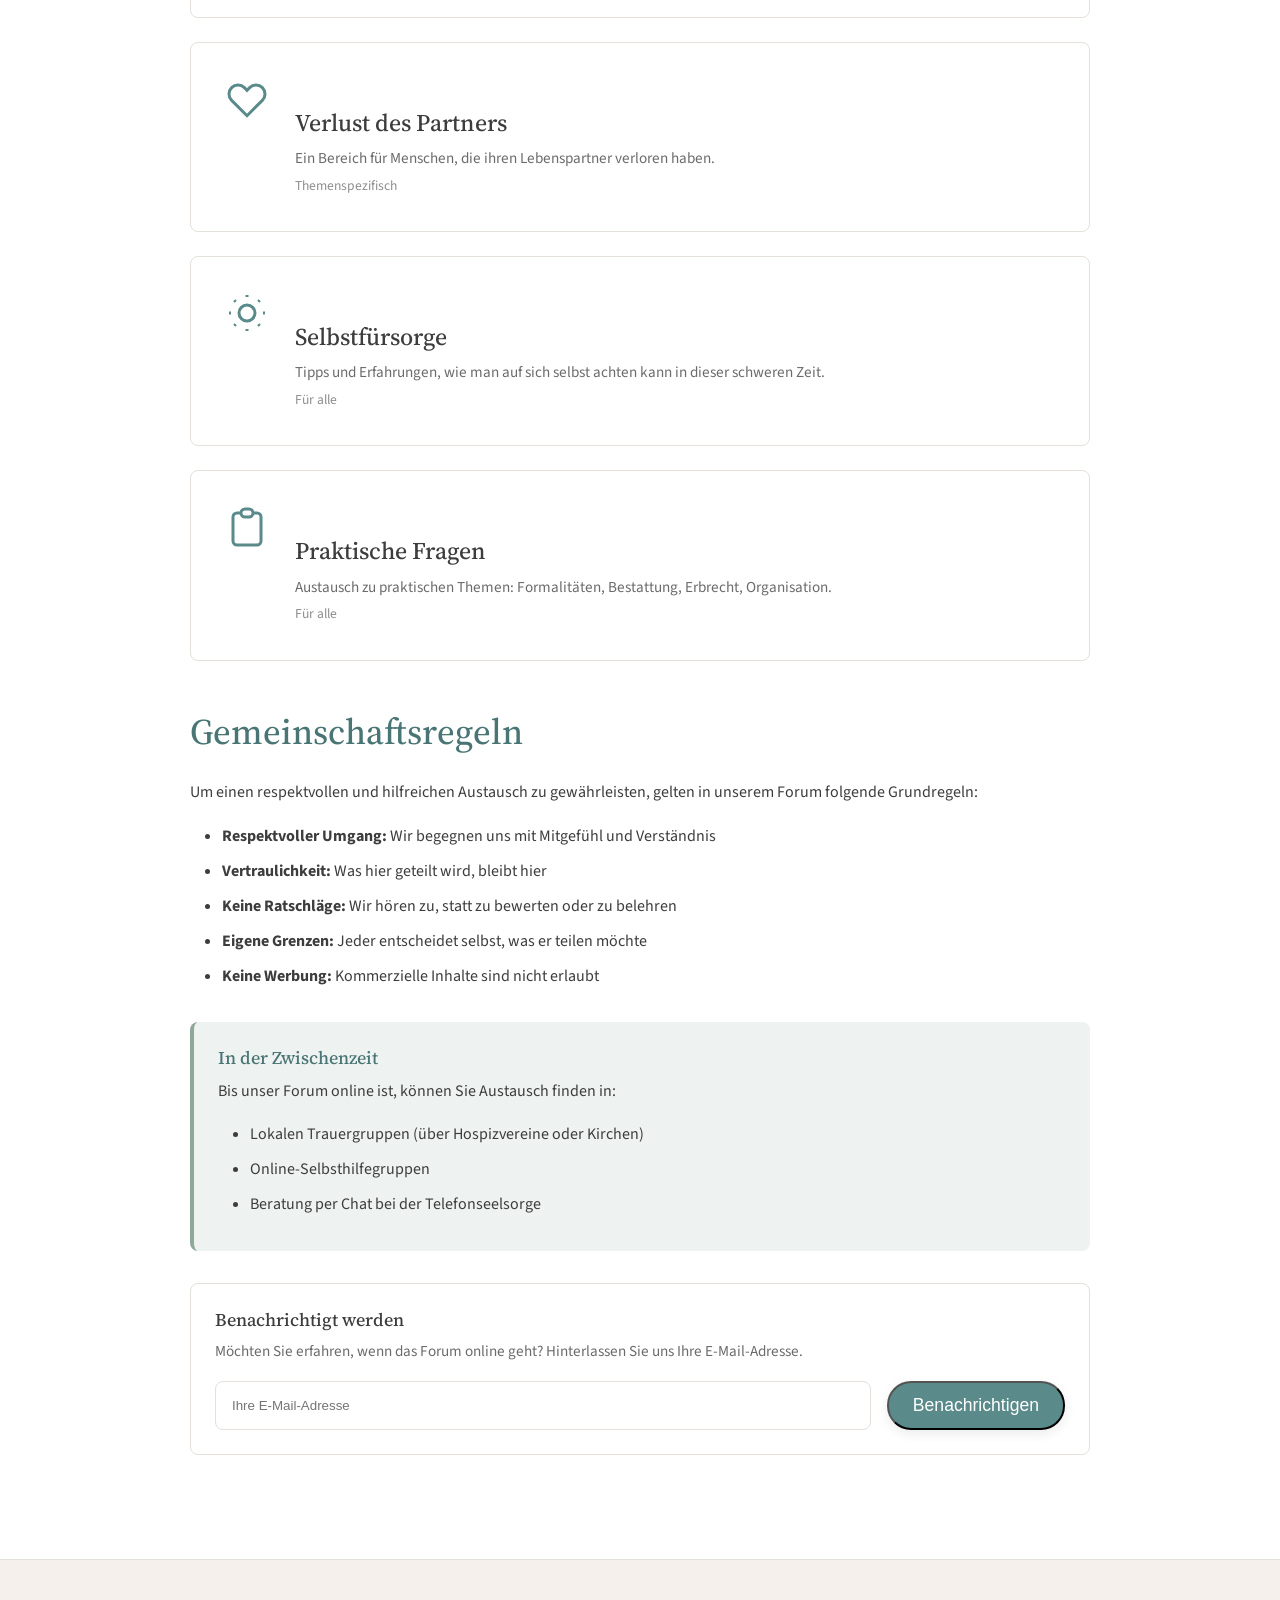
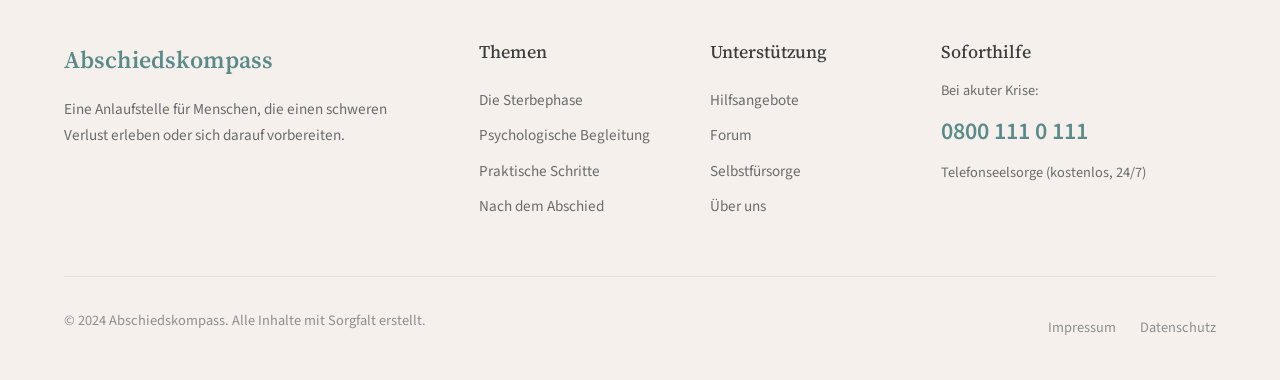
<file: pages/forum.html>
<!DOCTYPE html>
<html lang="de">
<head>
    <meta charset="UTF-8">
    <meta name="viewport" content="width=device-width, initial-scale=1.0">
    <title>Austausch - Abschiedskompass</title>
    <link rel="stylesheet" href="../css/style.css">
    <link rel="preconnect" href="https://fonts.googleapis.com">
    <link rel="preconnect" href="https://fonts.gstatic.com" crossorigin>
    <link href="https://fonts.googleapis.com/css2?family=Source+Sans+3:wght@300;400;500;600&family=Source+Serif+4:wght@400;500;600&display=swap" rel="stylesheet">
</head>
<body>
    <!-- Navigation -->
    <nav class="main-nav" id="mainNav">
        <div class="nav-container">
            <a href="../index.html" class="nav-logo">
                <span class="logo-text">Abschiedskompass</span>
            </a>
            <button class="nav-toggle" id="navToggle" aria-label="Menü öffnen">
                <span></span>
                <span></span>
                <span></span>
            </button>
            <ul class="nav-menu" id="navMenu">
                <li><a href="../index.html">Start</a></li>
                <li class="dropdown">
                    <a href="#" class="dropdown-toggle">Themen</a>
                    <ul class="dropdown-menu">
                        <li><a href="sterbephase.html">Die Sterbephase verstehen</a></li>
                        <li><a href="psychologie.html">Psychologische Begleitung</a></li>
                        <li><a href="praktisches.html">Praktische Schritte</a></li>
                        <li><a href="nach-dem-tod.html">Nach dem Abschied</a></li>
                        <li><a href="selbstfuersorge.html">Selbstfürsorge</a></li>
                    </ul>
                </li>
                <li><a href="ressourcen.html">Hilfsangebote</a></li>
                <li><a href="forum.html" class="active">Austausch</a></li>
                <li><a href="ueber-uns.html">Über uns</a></li>
            </ul>
        </div>
    </nav>

    <!-- Page Header -->
    <header class="page-header">
        <div class="container">
            <div class="breadcrumb">
                <a href="../index.html">Start</a>
                <span>›</span>
                <span>Austausch</span>
            </div>
            <h1>Forum & Austausch</h1>
            <p class="lead">Ein geschützter Raum, um sich mit anderen Betroffenen auszutauschen.</p>
        </div>
    </header>

    <!-- Page Content -->
    <main class="page-content">
        <div class="container">
            <div class="content-wrapper" style="max-width: 900px;">

                <div class="forum-intro">
                    <h2>Gemeinsam durch schwere Zeiten</h2>
                    <p>
                        Manchmal hilft es, mit Menschen zu sprechen, die Ähnliches durchleben
                        oder durchlebt haben. In unserem Forum können Sie Ihre Gedanken teilen,
                        Fragen stellen und Unterstützung finden – anonym und in einem
                        geschützten Rahmen.
                    </p>
                </div>

                <div class="info-box important">
                    <h4>Hinweis</h4>
                    <p>
                        Das Forum befindet sich im Aufbau. In der Zwischenzeit empfehlen wir
                        lokale Selbsthilfegruppen oder die Online-Beratung der Telefonseelsorge.
                    </p>
                </div>

                <h2>Geplante Forum-Bereiche</h2>

                <div class="forum-categories">
                    <div class="category-card">
                        <div class="category-icon">
                            <svg viewBox="0 0 24 24" fill="none" stroke="currentColor" stroke-width="1.5">
                                <path d="M12 8v4l3 3m6-3a9 9 0 11-18 0 9 9 0 0118 0z"/>
                            </svg>
                        </div>
                        <div class="category-content">
                            <h3>Begleitung eines Sterbenden</h3>
                            <p>Austausch für alle, die einen nahestehenden Menschen in seiner letzten Lebensphase begleiten.</p>
                            <span class="category-meta">Für Angehörige und Begleitende</span>
                        </div>
                    </div>

                    <div class="category-card">
                        <div class="category-icon">
                            <svg viewBox="0 0 24 24" fill="none" stroke="currentColor" stroke-width="1.5">
                                <path d="M4.318 6.318a4.5 4.5 0 000 6.364L12 20.364l7.682-7.682a4.5 4.5 0 00-6.364-6.364L12 7.636l-1.318-1.318a4.5 4.5 0 00-6.364 0z"/>
                            </svg>
                        </div>
                        <div class="category-content">
                            <h3>Trauer nach Verlust</h3>
                            <p>Ein Raum für alle, die um einen geliebten Menschen trauern und sich austauschen möchten.</p>
                            <span class="category-meta">Für Trauernde</span>
                        </div>
                    </div>

                    <div class="category-card">
                        <div class="category-icon">
                            <svg viewBox="0 0 24 24" fill="none" stroke="currentColor" stroke-width="1.5">
                                <path d="M17 20h5v-2a3 3 0 00-5.356-1.857M17 20H7m10 0v-2c0-.656-.126-1.283-.356-1.857M7 20H2v-2a3 3 0 015.356-1.857M7 20v-2c0-.656.126-1.283.356-1.857m0 0a5.002 5.002 0 019.288 0M15 7a3 3 0 11-6 0 3 3 0 016 0z"/>
                            </svg>
                        </div>
                        <div class="category-content">
                            <h3>Verlust eines Elternteils</h3>
                            <p>Für alle, die ihre Mutter oder ihren Vater verloren haben oder sich auf den Abschied vorbereiten.</p>
                            <span class="category-meta">Themenspezifisch</span>
                        </div>
                    </div>

                    <div class="category-card">
                        <div class="category-icon">
                            <svg viewBox="0 0 24 24" fill="none" stroke="currentColor" stroke-width="1.5">
                                <path d="M4.318 6.318a4.5 4.5 0 000 6.364L12 20.364l7.682-7.682a4.5 4.5 0 00-6.364-6.364L12 7.636l-1.318-1.318a4.5 4.5 0 00-6.364 0z"/>
                            </svg>
                        </div>
                        <div class="category-content">
                            <h3>Verlust des Partners</h3>
                            <p>Ein Bereich für Menschen, die ihren Lebenspartner verloren haben.</p>
                            <span class="category-meta">Themenspezifisch</span>
                        </div>
                    </div>

                    <div class="category-card">
                        <div class="category-icon">
                            <svg viewBox="0 0 24 24" fill="none" stroke="currentColor" stroke-width="1.5">
                                <path d="M12 3v1m0 16v1m9-9h-1M4 12H3m15.364 6.364l-.707-.707M6.343 6.343l-.707-.707m12.728 0l-.707.707M6.343 17.657l-.707.707M16 12a4 4 0 11-8 0 4 4 0 018 0z"/>
                            </svg>
                        </div>
                        <div class="category-content">
                            <h3>Selbstfürsorge</h3>
                            <p>Tipps und Erfahrungen, wie man auf sich selbst achten kann in dieser schweren Zeit.</p>
                            <span class="category-meta">Für alle</span>
                        </div>
                    </div>

                    <div class="category-card">
                        <div class="category-icon">
                            <svg viewBox="0 0 24 24" fill="none" stroke="currentColor" stroke-width="1.5">
                                <path d="M9 5H7a2 2 0 00-2 2v12a2 2 0 002 2h10a2 2 0 002-2V7a2 2 0 00-2-2h-2M9 5a2 2 0 002 2h2a2 2 0 002-2M9 5a2 2 0 012-2h2a2 2 0 012 2"/>
                            </svg>
                        </div>
                        <div class="category-content">
                            <h3>Praktische Fragen</h3>
                            <p>Austausch zu praktischen Themen: Formalitäten, Bestattung, Erbrecht, Organisation.</p>
                            <span class="category-meta">Für alle</span>
                        </div>
                    </div>
                </div>

                <h2 class="mt-lg">Gemeinschaftsregeln</h2>
                <p>
                    Um einen respektvollen und hilfreichen Austausch zu gewährleisten,
                    gelten in unserem Forum folgende Grundregeln:
                </p>
                <ul>
                    <li><strong>Respektvoller Umgang:</strong> Wir begegnen uns mit Mitgefühl und Verständnis</li>
                    <li><strong>Vertraulichkeit:</strong> Was hier geteilt wird, bleibt hier</li>
                    <li><strong>Keine Ratschläge:</strong> Wir hören zu, statt zu bewerten oder zu belehren</li>
                    <li><strong>Eigene Grenzen:</strong> Jeder entscheidet selbst, was er teilen möchte</li>
                    <li><strong>Keine Werbung:</strong> Kommerzielle Inhalte sind nicht erlaubt</li>
                </ul>

                <div class="info-box gentle mt-lg">
                    <h4>In der Zwischenzeit</h4>
                    <p>
                        Bis unser Forum online ist, können Sie Austausch finden in:
                    </p>
                    <ul style="margin-bottom: 0;">
                        <li>Lokalen Trauergruppen (über Hospizvereine oder Kirchen)</li>
                        <li>Online-Selbsthilfegruppen</li>
                        <li>Beratung per Chat bei der Telefonseelsorge</li>
                    </ul>
                </div>

                <div class="resource-card mt-lg">
                    <h4>Benachrichtigt werden</h4>
                    <p>
                        Möchten Sie erfahren, wenn das Forum online geht?
                        Hinterlassen Sie uns Ihre E-Mail-Adresse.
                    </p>
                    <form class="notify-form" style="display: flex; gap: 1rem; margin-top: 1rem;">
                        <input type="email" placeholder="Ihre E-Mail-Adresse" style="flex: 1; padding: 0.75rem 1rem; border: 1px solid #E5E0DB; border-radius: 8px;">
                        <button type="submit" class="cta-button" style="padding: 0.75rem 1.5rem;">Benachrichtigen</button>
                    </form>
                </div>
            </div>
        </div>
    </main>

    <!-- Footer -->
    <footer class="main-footer">
        <div class="container">
            <div class="footer-grid">
                <div class="footer-brand">
                    <span class="footer-logo">Abschiedskompass</span>
                    <p>Eine Anlaufstelle für Menschen, die einen schweren Verlust erleben oder sich darauf vorbereiten.</p>
                </div>
                <div class="footer-links">
                    <h4>Themen</h4>
                    <ul>
                        <li><a href="sterbephase.html">Die Sterbephase</a></li>
                        <li><a href="psychologie.html">Psychologische Begleitung</a></li>
                        <li><a href="praktisches.html">Praktische Schritte</a></li>
                        <li><a href="nach-dem-tod.html">Nach dem Abschied</a></li>
                    </ul>
                </div>
                <div class="footer-links">
                    <h4>Unterstützung</h4>
                    <ul>
                        <li><a href="ressourcen.html">Hilfsangebote</a></li>
                        <li><a href="forum.html">Forum</a></li>
                        <li><a href="selbstfuersorge.html">Selbstfürsorge</a></li>
                        <li><a href="ueber-uns.html">Über uns</a></li>
                    </ul>
                </div>
                <div class="footer-emergency">
                    <h4>Soforthilfe</h4>
                    <p>Bei akuter Krise:</p>
                    <a href="tel:08001110111" class="emergency-number">0800 111 0 111</a>
                    <p class="emergency-note">Telefonseelsorge (kostenlos, 24/7)</p>
                </div>
            </div>
            <div class="footer-bottom">
                <p>&copy; 2024 Abschiedskompass. Alle Inhalte mit Sorgfalt erstellt.</p>
                <div class="footer-legal">
                    <a href="impressum.html">Impressum</a>
                    <a href="datenschutz.html">Datenschutz</a>
                </div>
            </div>
        </div>
    </footer>

    <script src="../js/main.js"></script>
</body>
</html>
</file>
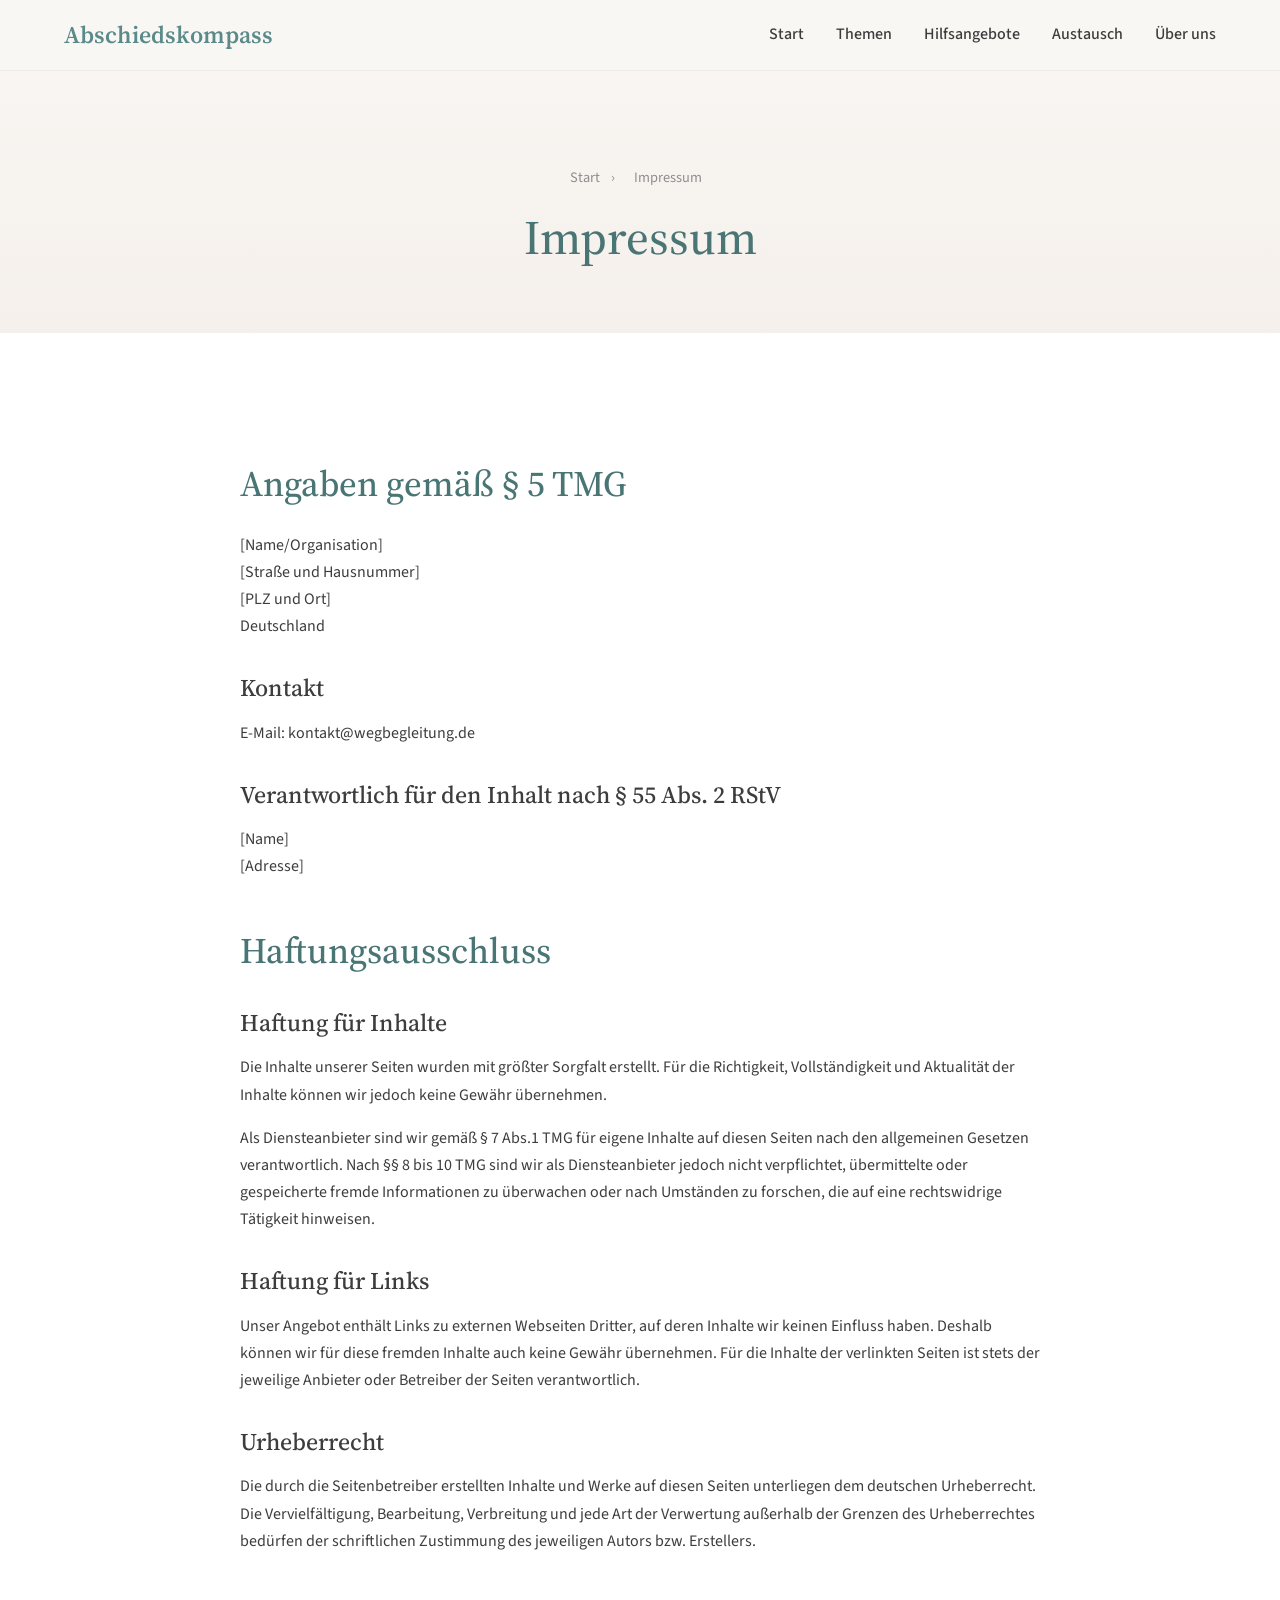
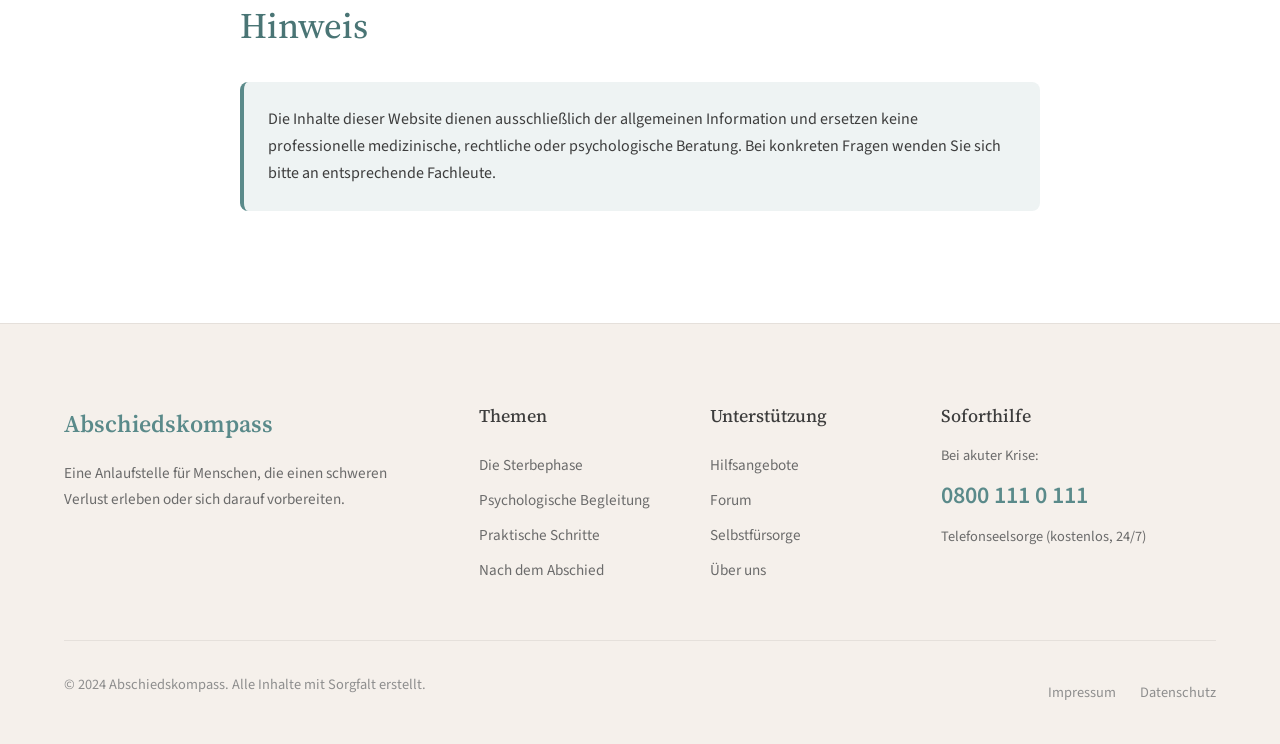
<file: pages/impressum.html>
<!DOCTYPE html>
<html lang="de">
<head>
    <meta charset="UTF-8">
    <meta name="viewport" content="width=device-width, initial-scale=1.0">
    <title>Impressum - Abschiedskompass</title>
    <link rel="stylesheet" href="../css/style.css">
    <link rel="preconnect" href="https://fonts.googleapis.com">
    <link rel="preconnect" href="https://fonts.gstatic.com" crossorigin>
    <link href="https://fonts.googleapis.com/css2?family=Source+Sans+3:wght@300;400;500;600&family=Source+Serif+4:wght@400;500;600&display=swap" rel="stylesheet">
</head>
<body>
    <!-- Navigation -->
    <nav class="main-nav" id="mainNav">
        <div class="nav-container">
            <a href="../index.html" class="nav-logo">
                <span class="logo-text">Abschiedskompass</span>
            </a>
            <button class="nav-toggle" id="navToggle" aria-label="Menü öffnen">
                <span></span>
                <span></span>
                <span></span>
            </button>
            <ul class="nav-menu" id="navMenu">
                <li><a href="../index.html">Start</a></li>
                <li class="dropdown">
                    <a href="#" class="dropdown-toggle">Themen</a>
                    <ul class="dropdown-menu">
                        <li><a href="sterbephase.html">Die Sterbephase verstehen</a></li>
                        <li><a href="psychologie.html">Psychologische Begleitung</a></li>
                        <li><a href="praktisches.html">Praktische Schritte</a></li>
                        <li><a href="nach-dem-tod.html">Nach dem Abschied</a></li>
                        <li><a href="selbstfuersorge.html">Selbstfürsorge</a></li>
                    </ul>
                </li>
                <li><a href="ressourcen.html">Hilfsangebote</a></li>
                <li><a href="forum.html">Austausch</a></li>
                <li><a href="ueber-uns.html">Über uns</a></li>
            </ul>
        </div>
    </nav>

    <!-- Page Header -->
    <header class="page-header">
        <div class="container">
            <div class="breadcrumb">
                <a href="../index.html">Start</a>
                <span>›</span>
                <span>Impressum</span>
            </div>
            <h1>Impressum</h1>
        </div>
    </header>

    <!-- Page Content -->
    <main class="page-content">
        <div class="container">
            <div class="content-wrapper">
                <h2>Angaben gemäß § 5 TMG</h2>
                <p>
                    [Name/Organisation]<br>
                    [Straße und Hausnummer]<br>
                    [PLZ und Ort]<br>
                    Deutschland
                </p>

                <h3>Kontakt</h3>
                <p>
                    E-Mail: kontakt@wegbegleitung.de
                </p>

                <h3>Verantwortlich für den Inhalt nach § 55 Abs. 2 RStV</h3>
                <p>
                    [Name]<br>
                    [Adresse]
                </p>

                <h2>Haftungsausschluss</h2>

                <h3>Haftung für Inhalte</h3>
                <p>
                    Die Inhalte unserer Seiten wurden mit größter Sorgfalt erstellt.
                    Für die Richtigkeit, Vollständigkeit und Aktualität der Inhalte
                    können wir jedoch keine Gewähr übernehmen.
                </p>
                <p>
                    Als Diensteanbieter sind wir gemäß § 7 Abs.1 TMG für eigene Inhalte
                    auf diesen Seiten nach den allgemeinen Gesetzen verantwortlich.
                    Nach §§ 8 bis 10 TMG sind wir als Diensteanbieter jedoch nicht
                    verpflichtet, übermittelte oder gespeicherte fremde Informationen
                    zu überwachen oder nach Umständen zu forschen, die auf eine
                    rechtswidrige Tätigkeit hinweisen.
                </p>

                <h3>Haftung für Links</h3>
                <p>
                    Unser Angebot enthält Links zu externen Webseiten Dritter, auf
                    deren Inhalte wir keinen Einfluss haben. Deshalb können wir für
                    diese fremden Inhalte auch keine Gewähr übernehmen. Für die Inhalte
                    der verlinkten Seiten ist stets der jeweilige Anbieter oder Betreiber
                    der Seiten verantwortlich.
                </p>

                <h3>Urheberrecht</h3>
                <p>
                    Die durch die Seitenbetreiber erstellten Inhalte und Werke auf
                    diesen Seiten unterliegen dem deutschen Urheberrecht. Die
                    Vervielfältigung, Bearbeitung, Verbreitung und jede Art der
                    Verwertung außerhalb der Grenzen des Urheberrechtes bedürfen
                    der schriftlichen Zustimmung des jeweiligen Autors bzw. Erstellers.
                </p>

                <h2>Hinweis</h2>
                <div class="info-box important">
                    <p style="margin-bottom: 0;">
                        Die Inhalte dieser Website dienen ausschließlich der allgemeinen
                        Information und ersetzen keine professionelle medizinische,
                        rechtliche oder psychologische Beratung. Bei konkreten Fragen
                        wenden Sie sich bitte an entsprechende Fachleute.
                    </p>
                </div>
            </div>
        </div>
    </main>

    <!-- Footer -->
    <footer class="main-footer">
        <div class="container">
            <div class="footer-grid">
                <div class="footer-brand">
                    <span class="footer-logo">Abschiedskompass</span>
                    <p>Eine Anlaufstelle für Menschen, die einen schweren Verlust erleben oder sich darauf vorbereiten.</p>
                </div>
                <div class="footer-links">
                    <h4>Themen</h4>
                    <ul>
                        <li><a href="sterbephase.html">Die Sterbephase</a></li>
                        <li><a href="psychologie.html">Psychologische Begleitung</a></li>
                        <li><a href="praktisches.html">Praktische Schritte</a></li>
                        <li><a href="nach-dem-tod.html">Nach dem Abschied</a></li>
                    </ul>
                </div>
                <div class="footer-links">
                    <h4>Unterstützung</h4>
                    <ul>
                        <li><a href="ressourcen.html">Hilfsangebote</a></li>
                        <li><a href="forum.html">Forum</a></li>
                        <li><a href="selbstfuersorge.html">Selbstfürsorge</a></li>
                        <li><a href="ueber-uns.html">Über uns</a></li>
                    </ul>
                </div>
                <div class="footer-emergency">
                    <h4>Soforthilfe</h4>
                    <p>Bei akuter Krise:</p>
                    <a href="tel:08001110111" class="emergency-number">0800 111 0 111</a>
                    <p class="emergency-note">Telefonseelsorge (kostenlos, 24/7)</p>
                </div>
            </div>
            <div class="footer-bottom">
                <p>&copy; 2024 Abschiedskompass. Alle Inhalte mit Sorgfalt erstellt.</p>
                <div class="footer-legal">
                    <a href="impressum.html">Impressum</a>
                    <a href="datenschutz.html">Datenschutz</a>
                </div>
            </div>
        </div>
    </footer>

    <script src="../js/main.js"></script>
</body>
</html>
</file>
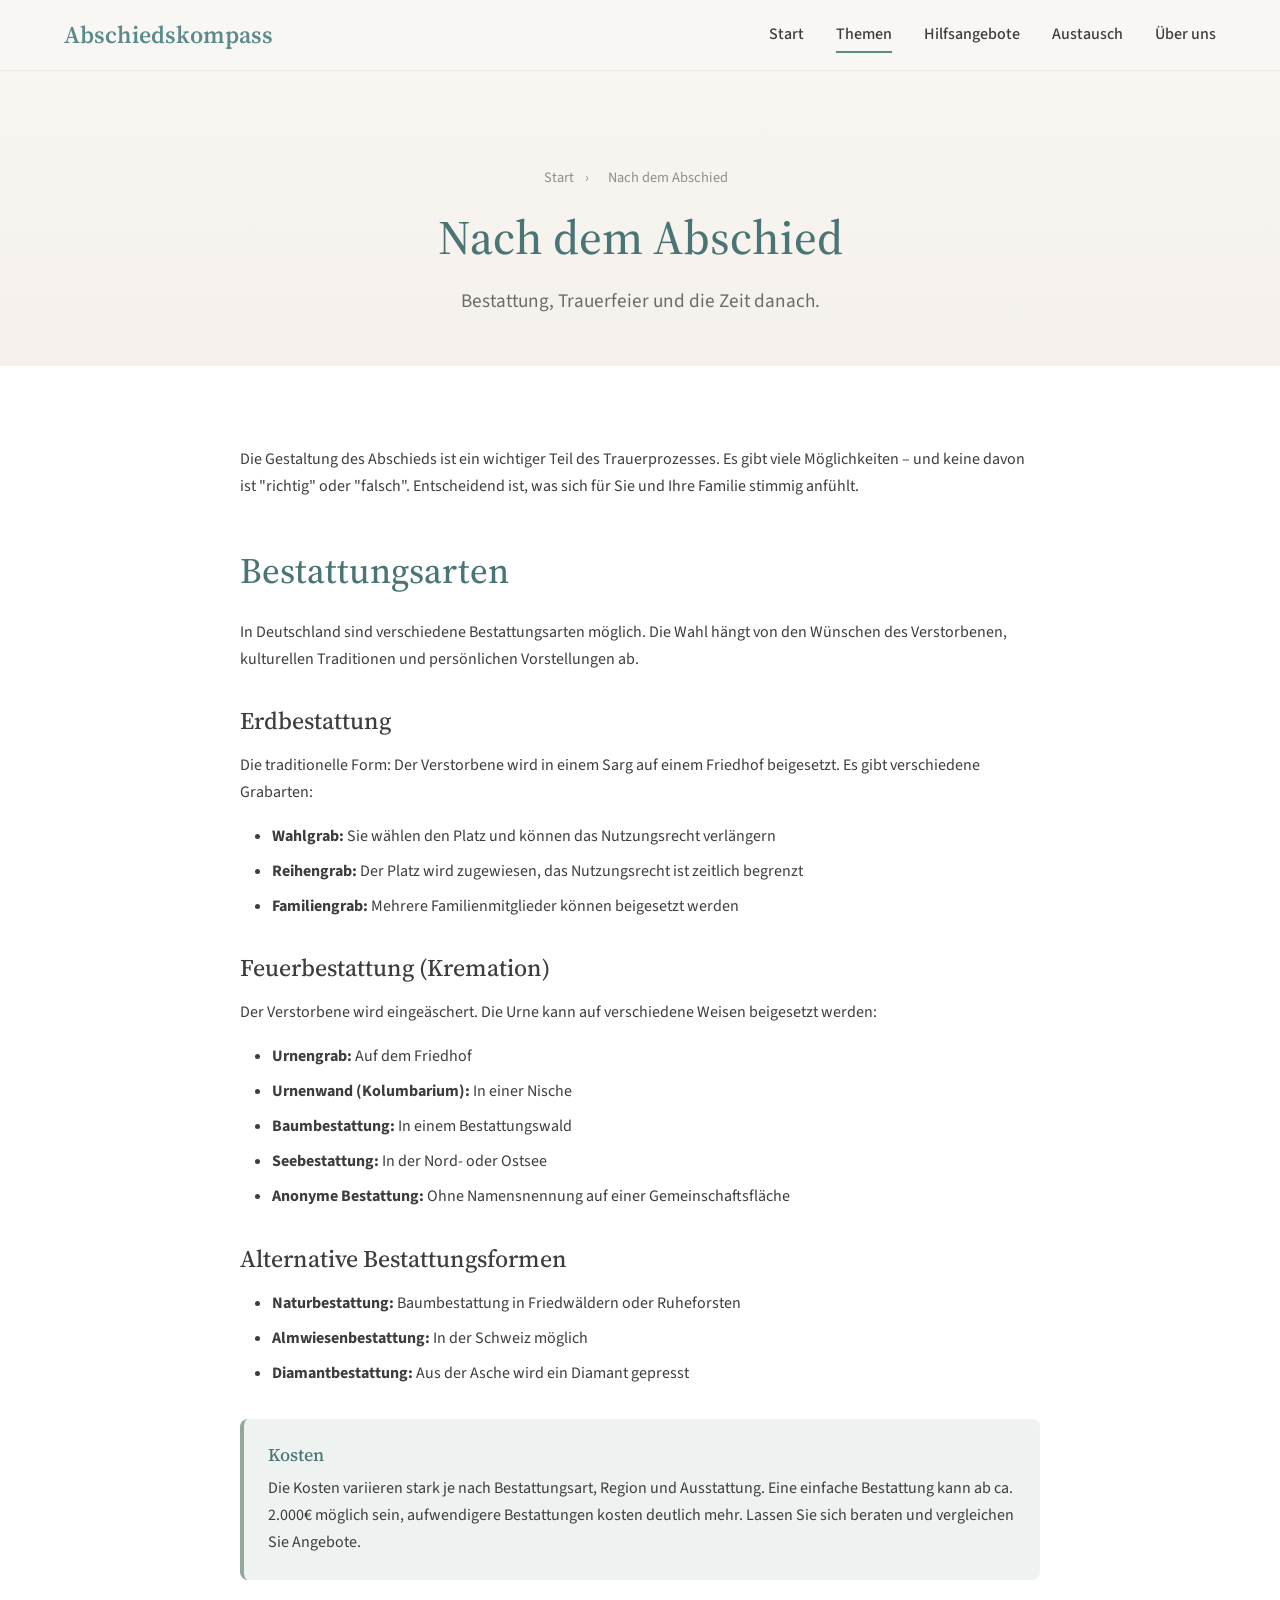
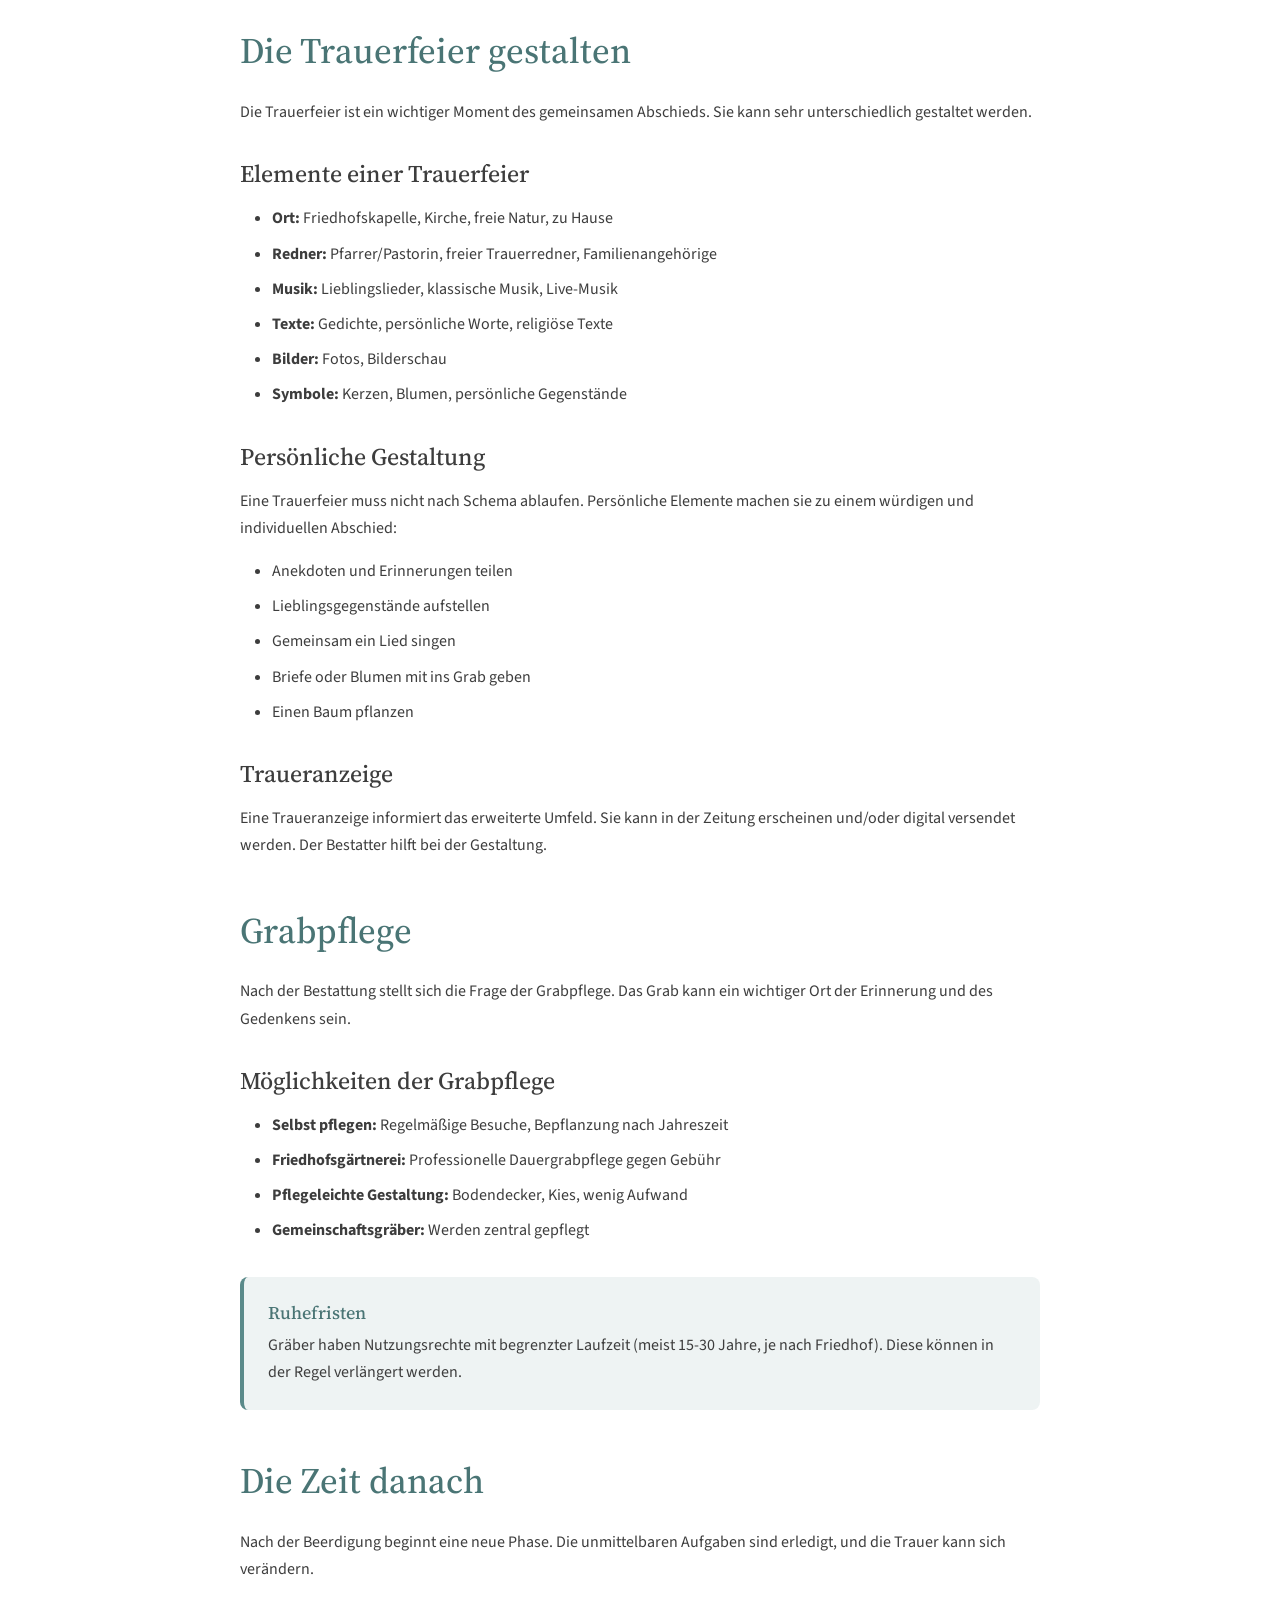
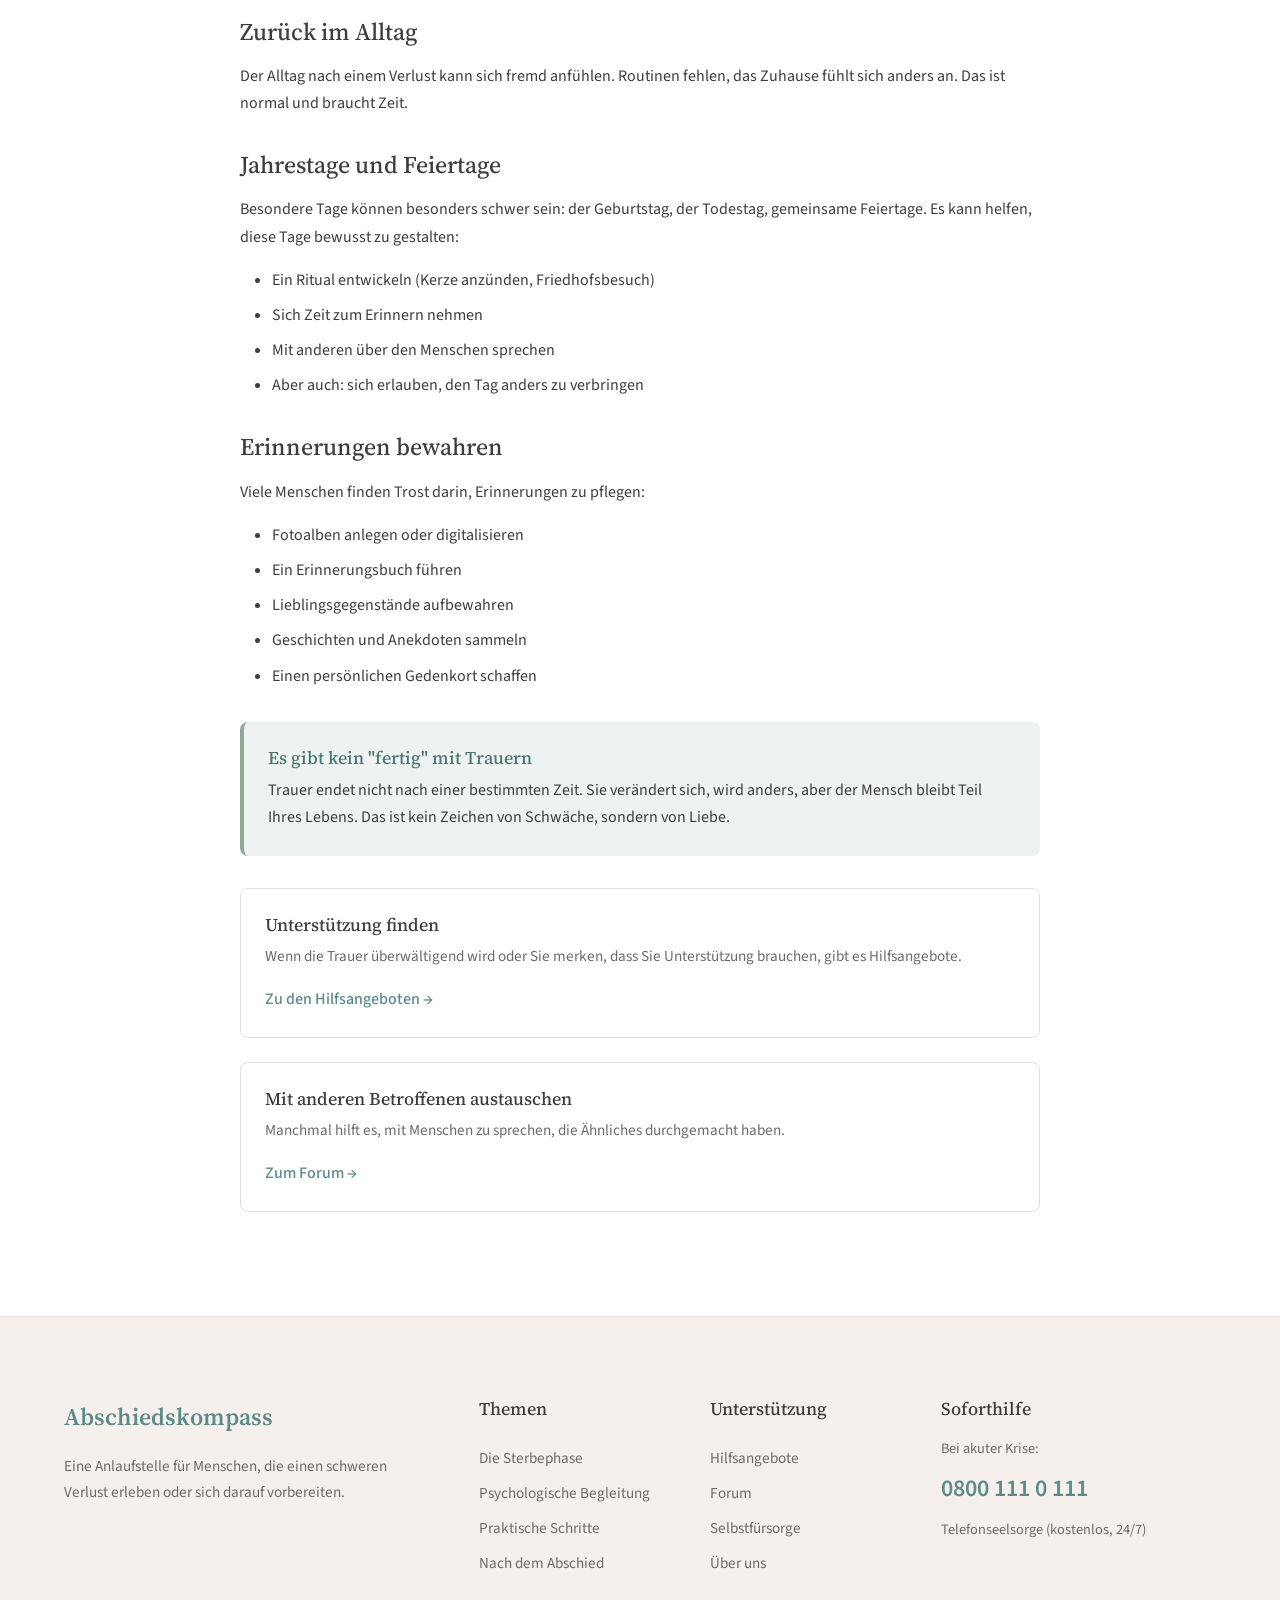
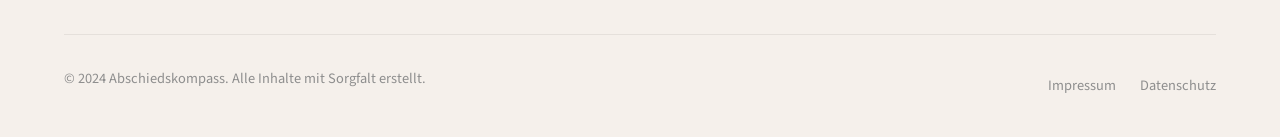
<file: pages/nach-dem-tod.html>
<!DOCTYPE html>
<html lang="de">
<head>
    <meta charset="UTF-8">
    <meta name="viewport" content="width=device-width, initial-scale=1.0">
    <title>Nach dem Abschied - Abschiedskompass</title>
    <link rel="stylesheet" href="../css/style.css">
    <link rel="preconnect" href="https://fonts.googleapis.com">
    <link rel="preconnect" href="https://fonts.gstatic.com" crossorigin>
    <link href="https://fonts.googleapis.com/css2?family=Source+Sans+3:wght@300;400;500;600&family=Source+Serif+4:wght@400;500;600&display=swap" rel="stylesheet">
</head>
<body>
    <!-- Navigation -->
    <nav class="main-nav" id="mainNav">
        <div class="nav-container">
            <a href="../index.html" class="nav-logo">
                <span class="logo-text">Abschiedskompass</span>
            </a>
            <button class="nav-toggle" id="navToggle" aria-label="Menü öffnen">
                <span></span>
                <span></span>
                <span></span>
            </button>
            <ul class="nav-menu" id="navMenu">
                <li><a href="../index.html">Start</a></li>
                <li class="dropdown">
                    <a href="#" class="dropdown-toggle active">Themen</a>
                    <ul class="dropdown-menu">
                        <li><a href="sterbephase.html">Die Sterbephase verstehen</a></li>
                        <li><a href="psychologie.html">Psychologische Begleitung</a></li>
                        <li><a href="praktisches.html">Praktische Schritte</a></li>
                        <li><a href="nach-dem-tod.html" class="active">Nach dem Abschied</a></li>
                        <li><a href="selbstfuersorge.html">Selbstfürsorge</a></li>
                    </ul>
                </li>
                <li><a href="ressourcen.html">Hilfsangebote</a></li>
                <li><a href="forum.html">Austausch</a></li>
                <li><a href="ueber-uns.html">Über uns</a></li>
            </ul>
        </div>
    </nav>

    <!-- Page Header -->
    <header class="page-header">
        <div class="container">
            <div class="breadcrumb">
                <a href="../index.html">Start</a>
                <span>›</span>
                <span>Nach dem Abschied</span>
            </div>
            <h1>Nach dem Abschied</h1>
            <p class="lead">Bestattung, Trauerfeier und die Zeit danach.</p>
        </div>
    </header>

    <!-- Page Content -->
    <main class="page-content">
        <div class="container">
            <div class="content-wrapper">
                <p>
                    Die Gestaltung des Abschieds ist ein wichtiger Teil des Trauerprozesses.
                    Es gibt viele Möglichkeiten – und keine davon ist "richtig" oder "falsch".
                    Entscheidend ist, was sich für Sie und Ihre Familie stimmig anfühlt.
                </p>

                <h2>Bestattungsarten</h2>
                <p>
                    In Deutschland sind verschiedene Bestattungsarten möglich.
                    Die Wahl hängt von den Wünschen des Verstorbenen, kulturellen Traditionen
                    und persönlichen Vorstellungen ab.
                </p>

                <h3>Erdbestattung</h3>
                <p>
                    Die traditionelle Form: Der Verstorbene wird in einem Sarg auf einem
                    Friedhof beigesetzt. Es gibt verschiedene Grabarten:
                </p>
                <ul>
                    <li><strong>Wahlgrab:</strong> Sie wählen den Platz und können das Nutzungsrecht verlängern</li>
                    <li><strong>Reihengrab:</strong> Der Platz wird zugewiesen, das Nutzungsrecht ist zeitlich begrenzt</li>
                    <li><strong>Familiengrab:</strong> Mehrere Familienmitglieder können beigesetzt werden</li>
                </ul>

                <h3>Feuerbestattung (Kremation)</h3>
                <p>
                    Der Verstorbene wird eingeäschert. Die Urne kann auf verschiedene
                    Weisen beigesetzt werden:
                </p>
                <ul>
                    <li><strong>Urnengrab:</strong> Auf dem Friedhof</li>
                    <li><strong>Urnenwand (Kolumbarium):</strong> In einer Nische</li>
                    <li><strong>Baumbestattung:</strong> In einem Bestattungswald</li>
                    <li><strong>Seebestattung:</strong> In der Nord- oder Ostsee</li>
                    <li><strong>Anonyme Bestattung:</strong> Ohne Namensnennung auf einer Gemeinschaftsfläche</li>
                </ul>

                <h3>Alternative Bestattungsformen</h3>
                <ul>
                    <li><strong>Naturbestattung:</strong> Baumbestattung in Friedwäldern oder Ruheforsten</li>
                    <li><strong>Almwiesenbestattung:</strong> In der Schweiz möglich</li>
                    <li><strong>Diamantbestattung:</strong> Aus der Asche wird ein Diamant gepresst</li>
                </ul>

                <div class="info-box gentle">
                    <h4>Kosten</h4>
                    <p>
                        Die Kosten variieren stark je nach Bestattungsart, Region und Ausstattung.
                        Eine einfache Bestattung kann ab ca. 2.000€ möglich sein, aufwendigere
                        Bestattungen kosten deutlich mehr. Lassen Sie sich beraten und
                        vergleichen Sie Angebote.
                    </p>
                </div>

                <h2>Die Trauerfeier gestalten</h2>
                <p>
                    Die Trauerfeier ist ein wichtiger Moment des gemeinsamen Abschieds.
                    Sie kann sehr unterschiedlich gestaltet werden.
                </p>

                <h3>Elemente einer Trauerfeier</h3>
                <ul>
                    <li><strong>Ort:</strong> Friedhofskapelle, Kirche, freie Natur, zu Hause</li>
                    <li><strong>Redner:</strong> Pfarrer/Pastorin, freier Trauerredner, Familienangehörige</li>
                    <li><strong>Musik:</strong> Lieblingslieder, klassische Musik, Live-Musik</li>
                    <li><strong>Texte:</strong> Gedichte, persönliche Worte, religiöse Texte</li>
                    <li><strong>Bilder:</strong> Fotos, Bilderschau</li>
                    <li><strong>Symbole:</strong> Kerzen, Blumen, persönliche Gegenstände</li>
                </ul>

                <h3>Persönliche Gestaltung</h3>
                <p>
                    Eine Trauerfeier muss nicht nach Schema ablaufen. Persönliche Elemente
                    machen sie zu einem würdigen und individuellen Abschied:
                </p>
                <ul>
                    <li>Anekdoten und Erinnerungen teilen</li>
                    <li>Lieblingsgegenstände aufstellen</li>
                    <li>Gemeinsam ein Lied singen</li>
                    <li>Briefe oder Blumen mit ins Grab geben</li>
                    <li>Einen Baum pflanzen</li>
                </ul>

                <h3>Traueranzeige</h3>
                <p>
                    Eine Traueranzeige informiert das erweiterte Umfeld. Sie kann in der
                    Zeitung erscheinen und/oder digital versendet werden. Der Bestatter
                    hilft bei der Gestaltung.
                </p>

                <h2>Grabpflege</h2>
                <p>
                    Nach der Bestattung stellt sich die Frage der Grabpflege.
                    Das Grab kann ein wichtiger Ort der Erinnerung und des Gedenkens sein.
                </p>

                <h3>Möglichkeiten der Grabpflege</h3>
                <ul>
                    <li><strong>Selbst pflegen:</strong> Regelmäßige Besuche, Bepflanzung nach Jahreszeit</li>
                    <li><strong>Friedhofsgärtnerei:</strong> Professionelle Dauergrabpflege gegen Gebühr</li>
                    <li><strong>Pflegeleichte Gestaltung:</strong> Bodendecker, Kies, wenig Aufwand</li>
                    <li><strong>Gemeinschaftsgräber:</strong> Werden zentral gepflegt</li>
                </ul>

                <div class="info-box important">
                    <h4>Ruhefristen</h4>
                    <p>
                        Gräber haben Nutzungsrechte mit begrenzter Laufzeit (meist 15-30 Jahre,
                        je nach Friedhof). Diese können in der Regel verlängert werden.
                    </p>
                </div>

                <h2>Die Zeit danach</h2>
                <p>
                    Nach der Beerdigung beginnt eine neue Phase. Die unmittelbaren Aufgaben
                    sind erledigt, und die Trauer kann sich verändern.
                </p>

                <h3>Zurück im Alltag</h3>
                <p>
                    Der Alltag nach einem Verlust kann sich fremd anfühlen.
                    Routinen fehlen, das Zuhause fühlt sich anders an.
                    Das ist normal und braucht Zeit.
                </p>

                <h3>Jahrestage und Feiertage</h3>
                <p>
                    Besondere Tage können besonders schwer sein: der Geburtstag,
                    der Todestag, gemeinsame Feiertage. Es kann helfen,
                    diese Tage bewusst zu gestalten:
                </p>
                <ul>
                    <li>Ein Ritual entwickeln (Kerze anzünden, Friedhofsbesuch)</li>
                    <li>Sich Zeit zum Erinnern nehmen</li>
                    <li>Mit anderen über den Menschen sprechen</li>
                    <li>Aber auch: sich erlauben, den Tag anders zu verbringen</li>
                </ul>

                <h3>Erinnerungen bewahren</h3>
                <p>
                    Viele Menschen finden Trost darin, Erinnerungen zu pflegen:
                </p>
                <ul>
                    <li>Fotoalben anlegen oder digitalisieren</li>
                    <li>Ein Erinnerungsbuch führen</li>
                    <li>Lieblingsgegenstände aufbewahren</li>
                    <li>Geschichten und Anekdoten sammeln</li>
                    <li>Einen persönlichen Gedenkort schaffen</li>
                </ul>

                <div class="info-box gentle mt-lg">
                    <h4>Es gibt kein "fertig" mit Trauern</h4>
                    <p>
                        Trauer endet nicht nach einer bestimmten Zeit. Sie verändert sich,
                        wird anders, aber der Mensch bleibt Teil Ihres Lebens.
                        Das ist kein Zeichen von Schwäche, sondern von Liebe.
                    </p>
                </div>

                <div class="resource-card mt-lg">
                    <h4>Unterstützung finden</h4>
                    <p>
                        Wenn die Trauer überwältigend wird oder Sie merken, dass Sie
                        Unterstützung brauchen, gibt es Hilfsangebote.
                    </p>
                    <a href="ressourcen.html">Zu den Hilfsangeboten →</a>
                </div>

                <div class="resource-card">
                    <h4>Mit anderen Betroffenen austauschen</h4>
                    <p>
                        Manchmal hilft es, mit Menschen zu sprechen, die Ähnliches
                        durchgemacht haben.
                    </p>
                    <a href="forum.html">Zum Forum →</a>
                </div>
            </div>
        </div>
    </main>

    <!-- Footer -->
    <footer class="main-footer">
        <div class="container">
            <div class="footer-grid">
                <div class="footer-brand">
                    <span class="footer-logo">Abschiedskompass</span>
                    <p>Eine Anlaufstelle für Menschen, die einen schweren Verlust erleben oder sich darauf vorbereiten.</p>
                </div>
                <div class="footer-links">
                    <h4>Themen</h4>
                    <ul>
                        <li><a href="sterbephase.html">Die Sterbephase</a></li>
                        <li><a href="psychologie.html">Psychologische Begleitung</a></li>
                        <li><a href="praktisches.html">Praktische Schritte</a></li>
                        <li><a href="nach-dem-tod.html">Nach dem Abschied</a></li>
                    </ul>
                </div>
                <div class="footer-links">
                    <h4>Unterstützung</h4>
                    <ul>
                        <li><a href="ressourcen.html">Hilfsangebote</a></li>
                        <li><a href="forum.html">Forum</a></li>
                        <li><a href="selbstfuersorge.html">Selbstfürsorge</a></li>
                        <li><a href="ueber-uns.html">Über uns</a></li>
                    </ul>
                </div>
                <div class="footer-emergency">
                    <h4>Soforthilfe</h4>
                    <p>Bei akuter Krise:</p>
                    <a href="tel:08001110111" class="emergency-number">0800 111 0 111</a>
                    <p class="emergency-note">Telefonseelsorge (kostenlos, 24/7)</p>
                </div>
            </div>
            <div class="footer-bottom">
                <p>&copy; 2024 Abschiedskompass. Alle Inhalte mit Sorgfalt erstellt.</p>
                <div class="footer-legal">
                    <a href="impressum.html">Impressum</a>
                    <a href="datenschutz.html">Datenschutz</a>
                </div>
            </div>
        </div>
    </footer>

    <script src="../js/main.js"></script>
</body>
</html>
</file>
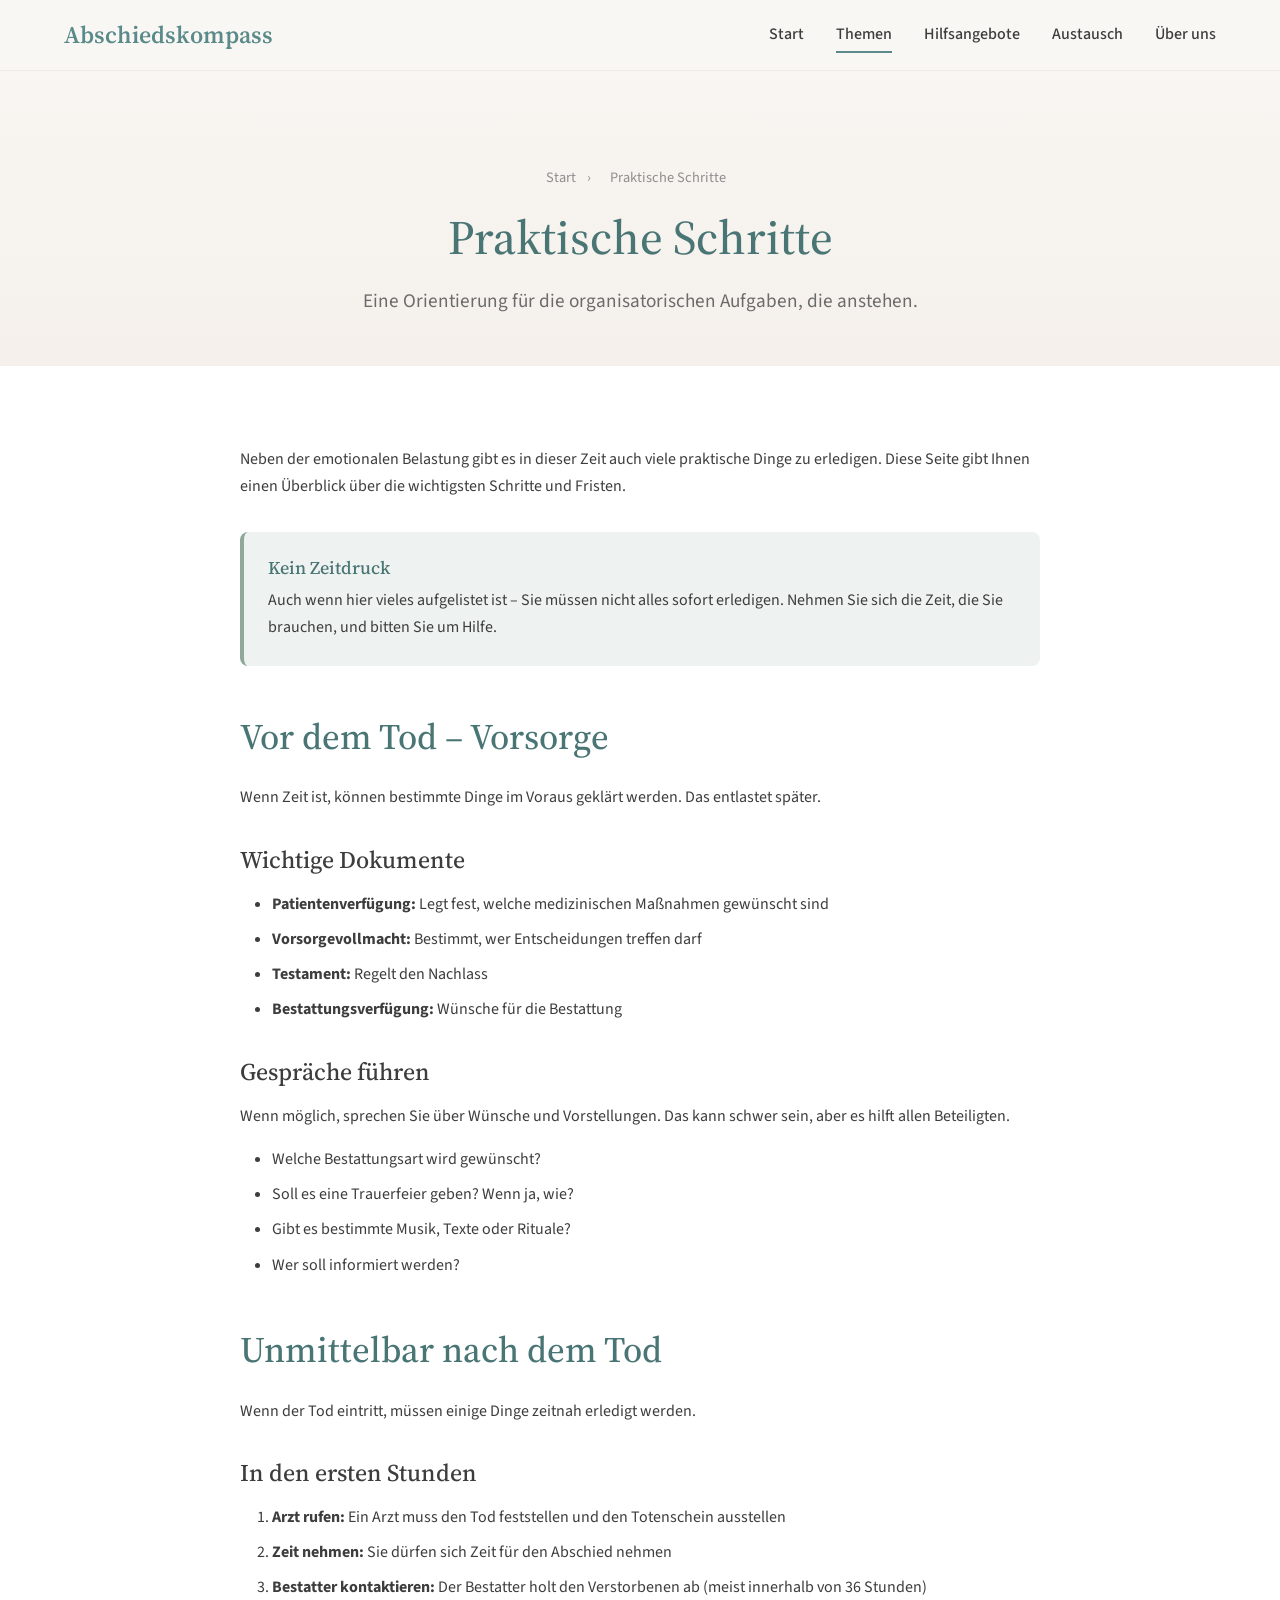
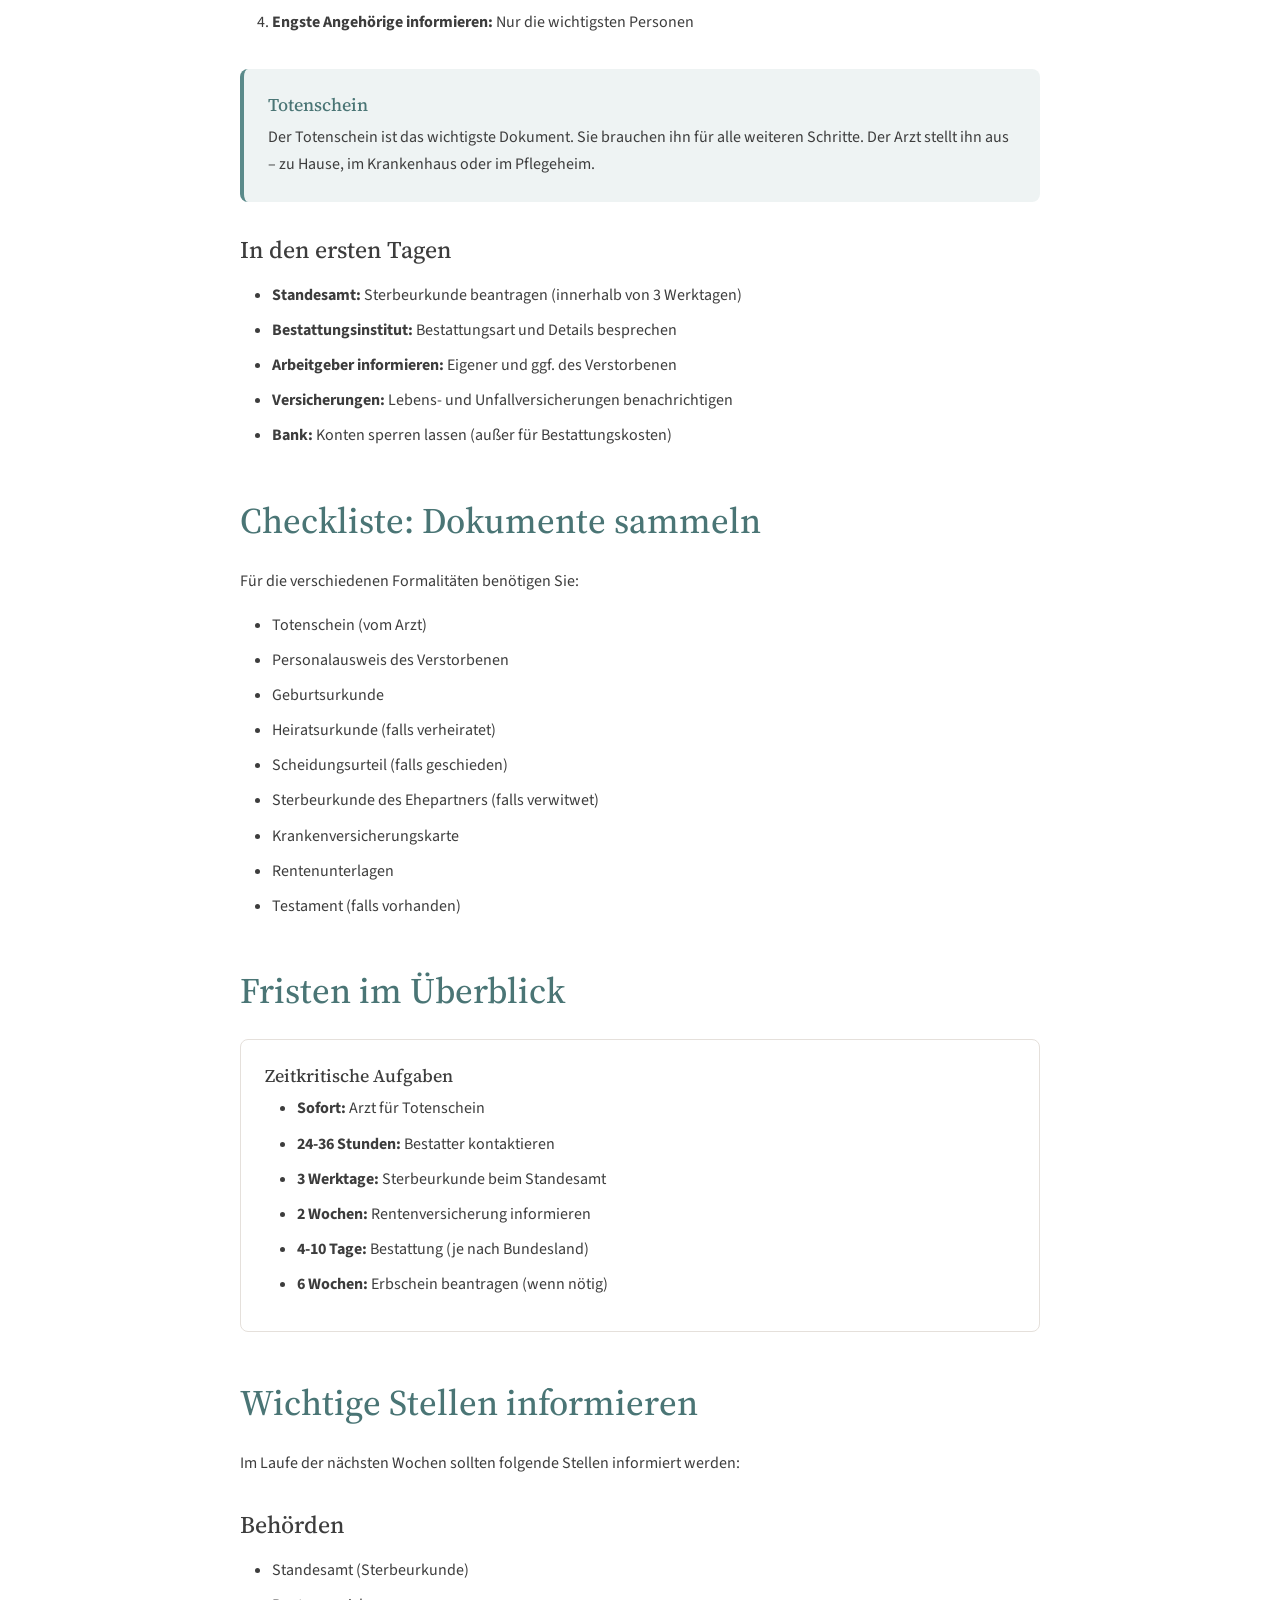
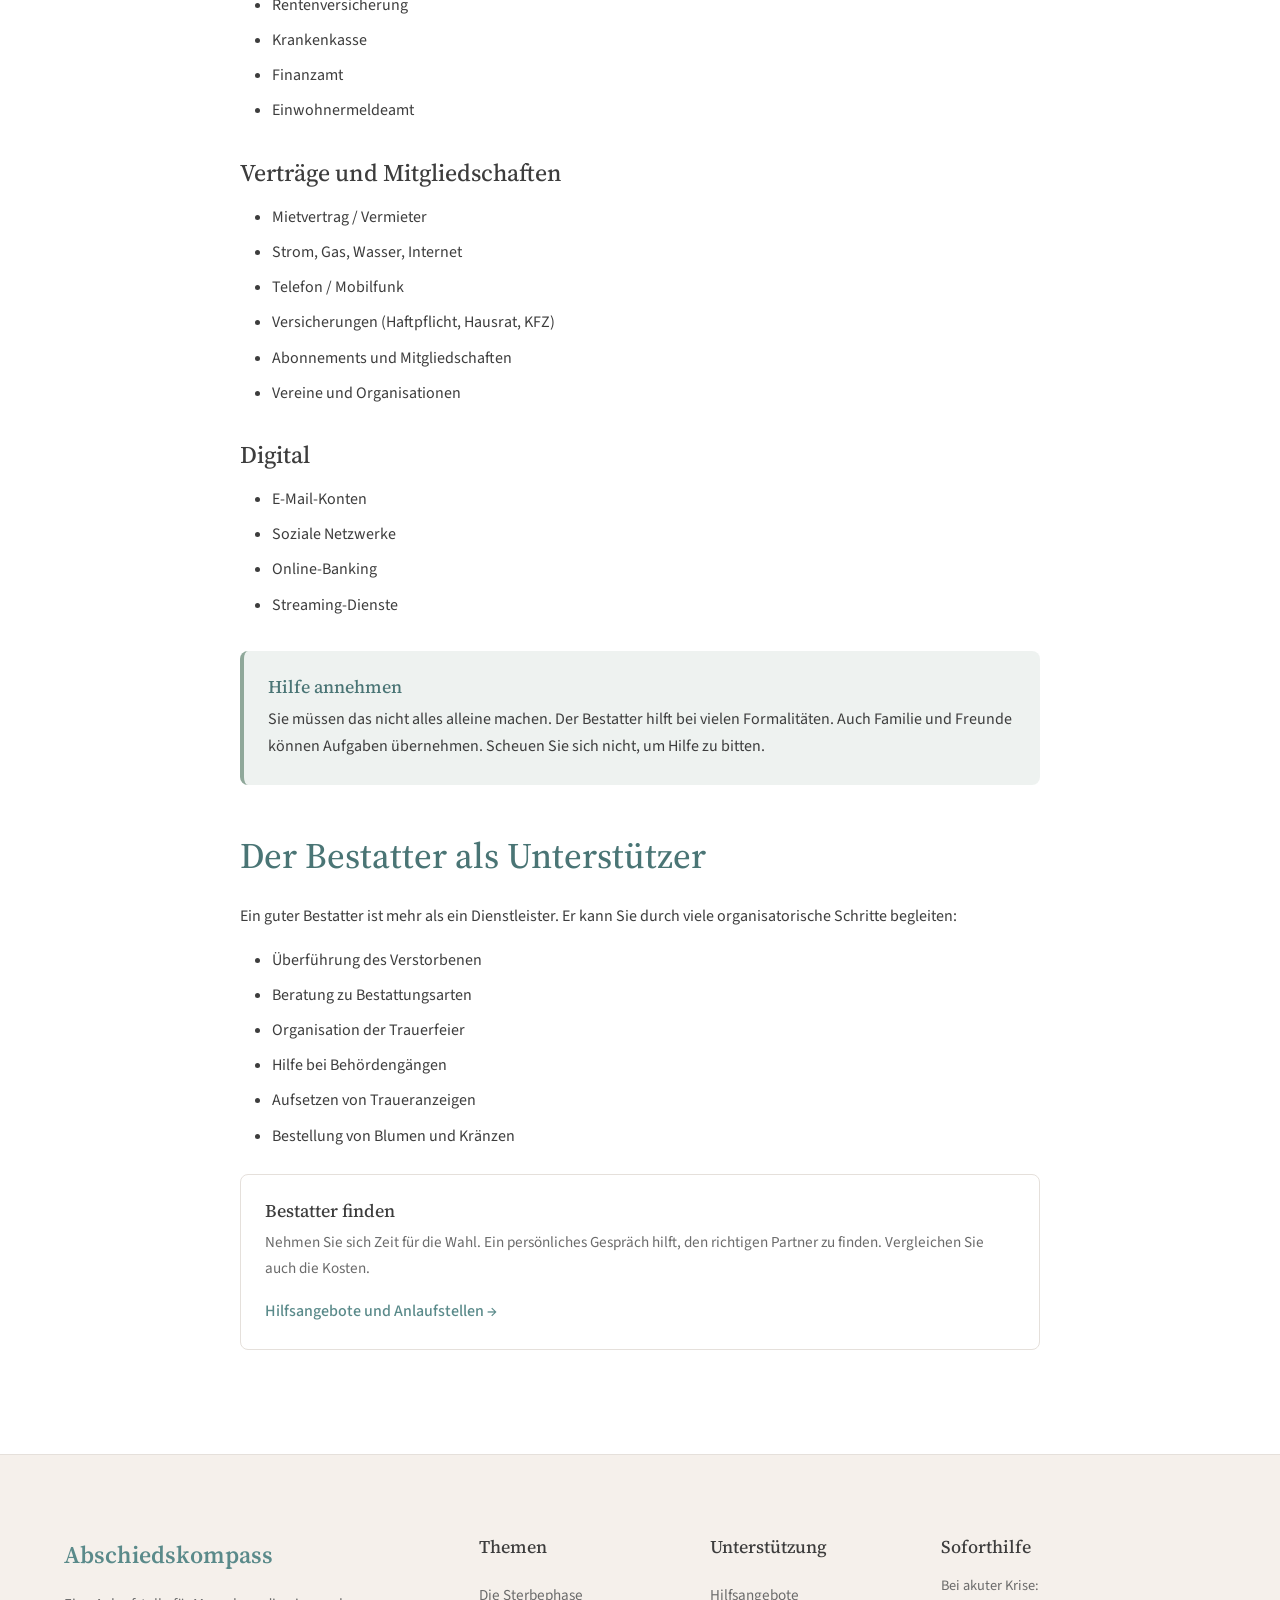
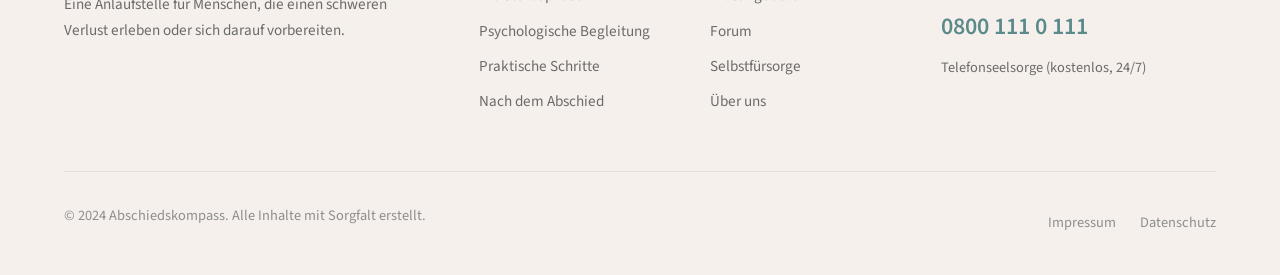
<file: pages/praktisches.html>
<!DOCTYPE html>
<html lang="de">
<head>
    <meta charset="UTF-8">
    <meta name="viewport" content="width=device-width, initial-scale=1.0">
    <title>Praktische Schritte - Abschiedskompass</title>
    <link rel="stylesheet" href="../css/style.css">
    <link rel="preconnect" href="https://fonts.googleapis.com">
    <link rel="preconnect" href="https://fonts.gstatic.com" crossorigin>
    <link href="https://fonts.googleapis.com/css2?family=Source+Sans+3:wght@300;400;500;600&family=Source+Serif+4:wght@400;500;600&display=swap" rel="stylesheet">
</head>
<body>
    <!-- Navigation -->
    <nav class="main-nav" id="mainNav">
        <div class="nav-container">
            <a href="../index.html" class="nav-logo">
                <span class="logo-text">Abschiedskompass</span>
            </a>
            <button class="nav-toggle" id="navToggle" aria-label="Menü öffnen">
                <span></span>
                <span></span>
                <span></span>
            </button>
            <ul class="nav-menu" id="navMenu">
                <li><a href="../index.html">Start</a></li>
                <li class="dropdown">
                    <a href="#" class="dropdown-toggle active">Themen</a>
                    <ul class="dropdown-menu">
                        <li><a href="sterbephase.html">Die Sterbephase verstehen</a></li>
                        <li><a href="psychologie.html">Psychologische Begleitung</a></li>
                        <li><a href="praktisches.html" class="active">Praktische Schritte</a></li>
                        <li><a href="nach-dem-tod.html">Nach dem Abschied</a></li>
                        <li><a href="selbstfuersorge.html">Selbstfürsorge</a></li>
                    </ul>
                </li>
                <li><a href="ressourcen.html">Hilfsangebote</a></li>
                <li><a href="forum.html">Austausch</a></li>
                <li><a href="ueber-uns.html">Über uns</a></li>
            </ul>
        </div>
    </nav>

    <!-- Page Header -->
    <header class="page-header">
        <div class="container">
            <div class="breadcrumb">
                <a href="../index.html">Start</a>
                <span>›</span>
                <span>Praktische Schritte</span>
            </div>
            <h1>Praktische Schritte</h1>
            <p class="lead">Eine Orientierung für die organisatorischen Aufgaben, die anstehen.</p>
        </div>
    </header>

    <!-- Page Content -->
    <main class="page-content">
        <div class="container">
            <div class="content-wrapper">
                <p>
                    Neben der emotionalen Belastung gibt es in dieser Zeit auch viele praktische
                    Dinge zu erledigen. Diese Seite gibt Ihnen einen Überblick über die wichtigsten
                    Schritte und Fristen.
                </p>

                <div class="info-box gentle">
                    <h4>Kein Zeitdruck</h4>
                    <p>
                        Auch wenn hier vieles aufgelistet ist – Sie müssen nicht alles sofort erledigen.
                        Nehmen Sie sich die Zeit, die Sie brauchen, und bitten Sie um Hilfe.
                    </p>
                </div>

                <h2>Vor dem Tod – Vorsorge</h2>
                <p>
                    Wenn Zeit ist, können bestimmte Dinge im Voraus geklärt werden.
                    Das entlastet später.
                </p>

                <h3>Wichtige Dokumente</h3>
                <ul>
                    <li><strong>Patientenverfügung:</strong> Legt fest, welche medizinischen Maßnahmen gewünscht sind</li>
                    <li><strong>Vorsorgevollmacht:</strong> Bestimmt, wer Entscheidungen treffen darf</li>
                    <li><strong>Testament:</strong> Regelt den Nachlass</li>
                    <li><strong>Bestattungsverfügung:</strong> Wünsche für die Bestattung</li>
                </ul>

                <h3>Gespräche führen</h3>
                <p>
                    Wenn möglich, sprechen Sie über Wünsche und Vorstellungen.
                    Das kann schwer sein, aber es hilft allen Beteiligten.
                </p>
                <ul>
                    <li>Welche Bestattungsart wird gewünscht?</li>
                    <li>Soll es eine Trauerfeier geben? Wenn ja, wie?</li>
                    <li>Gibt es bestimmte Musik, Texte oder Rituale?</li>
                    <li>Wer soll informiert werden?</li>
                </ul>

                <h2>Unmittelbar nach dem Tod</h2>
                <p>
                    Wenn der Tod eintritt, müssen einige Dinge zeitnah erledigt werden.
                </p>

                <h3>In den ersten Stunden</h3>
                <ol>
                    <li><strong>Arzt rufen:</strong> Ein Arzt muss den Tod feststellen und den Totenschein ausstellen</li>
                    <li><strong>Zeit nehmen:</strong> Sie dürfen sich Zeit für den Abschied nehmen</li>
                    <li><strong>Bestatter kontaktieren:</strong> Der Bestatter holt den Verstorbenen ab (meist innerhalb von 36 Stunden)</li>
                    <li><strong>Engste Angehörige informieren:</strong> Nur die wichtigsten Personen</li>
                </ol>

                <div class="info-box important">
                    <h4>Totenschein</h4>
                    <p>
                        Der Totenschein ist das wichtigste Dokument. Sie brauchen ihn für alle
                        weiteren Schritte. Der Arzt stellt ihn aus – zu Hause, im Krankenhaus
                        oder im Pflegeheim.
                    </p>
                </div>

                <h3>In den ersten Tagen</h3>
                <ul>
                    <li><strong>Standesamt:</strong> Sterbeurkunde beantragen (innerhalb von 3 Werktagen)</li>
                    <li><strong>Bestattungsinstitut:</strong> Bestattungsart und Details besprechen</li>
                    <li><strong>Arbeitgeber informieren:</strong> Eigener und ggf. des Verstorbenen</li>
                    <li><strong>Versicherungen:</strong> Lebens- und Unfallversicherungen benachrichtigen</li>
                    <li><strong>Bank:</strong> Konten sperren lassen (außer für Bestattungskosten)</li>
                </ul>

                <h2>Checkliste: Dokumente sammeln</h2>
                <p>Für die verschiedenen Formalitäten benötigen Sie:</p>
                <ul>
                    <li>Totenschein (vom Arzt)</li>
                    <li>Personalausweis des Verstorbenen</li>
                    <li>Geburtsurkunde</li>
                    <li>Heiratsurkunde (falls verheiratet)</li>
                    <li>Scheidungsurteil (falls geschieden)</li>
                    <li>Sterbeurkunde des Ehepartners (falls verwitwet)</li>
                    <li>Krankenversicherungskarte</li>
                    <li>Rentenunterlagen</li>
                    <li>Testament (falls vorhanden)</li>
                </ul>

                <h2>Fristen im Überblick</h2>
                <div class="resource-card">
                    <h4>Zeitkritische Aufgaben</h4>
                    <ul style="margin-bottom: 0;">
                        <li><strong>Sofort:</strong> Arzt für Totenschein</li>
                        <li><strong>24-36 Stunden:</strong> Bestatter kontaktieren</li>
                        <li><strong>3 Werktage:</strong> Sterbeurkunde beim Standesamt</li>
                        <li><strong>2 Wochen:</strong> Rentenversicherung informieren</li>
                        <li><strong>4-10 Tage:</strong> Bestattung (je nach Bundesland)</li>
                        <li><strong>6 Wochen:</strong> Erbschein beantragen (wenn nötig)</li>
                    </ul>
                </div>

                <h2>Wichtige Stellen informieren</h2>
                <p>Im Laufe der nächsten Wochen sollten folgende Stellen informiert werden:</p>

                <h3>Behörden</h3>
                <ul>
                    <li>Standesamt (Sterbeurkunde)</li>
                    <li>Rentenversicherung</li>
                    <li>Krankenkasse</li>
                    <li>Finanzamt</li>
                    <li>Einwohnermeldeamt</li>
                </ul>

                <h3>Verträge und Mitgliedschaften</h3>
                <ul>
                    <li>Mietvertrag / Vermieter</li>
                    <li>Strom, Gas, Wasser, Internet</li>
                    <li>Telefon / Mobilfunk</li>
                    <li>Versicherungen (Haftpflicht, Hausrat, KFZ)</li>
                    <li>Abonnements und Mitgliedschaften</li>
                    <li>Vereine und Organisationen</li>
                </ul>

                <h3>Digital</h3>
                <ul>
                    <li>E-Mail-Konten</li>
                    <li>Soziale Netzwerke</li>
                    <li>Online-Banking</li>
                    <li>Streaming-Dienste</li>
                </ul>

                <div class="info-box gentle mt-lg">
                    <h4>Hilfe annehmen</h4>
                    <p>
                        Sie müssen das nicht alles alleine machen. Der Bestatter hilft bei vielen
                        Formalitäten. Auch Familie und Freunde können Aufgaben übernehmen.
                        Scheuen Sie sich nicht, um Hilfe zu bitten.
                    </p>
                </div>

                <h2>Der Bestatter als Unterstützer</h2>
                <p>
                    Ein guter Bestatter ist mehr als ein Dienstleister. Er kann Sie durch
                    viele organisatorische Schritte begleiten:
                </p>
                <ul>
                    <li>Überführung des Verstorbenen</li>
                    <li>Beratung zu Bestattungsarten</li>
                    <li>Organisation der Trauerfeier</li>
                    <li>Hilfe bei Behördengängen</li>
                    <li>Aufsetzen von Traueranzeigen</li>
                    <li>Bestellung von Blumen und Kränzen</li>
                </ul>

                <div class="resource-card">
                    <h4>Bestatter finden</h4>
                    <p>
                        Nehmen Sie sich Zeit für die Wahl. Ein persönliches Gespräch hilft,
                        den richtigen Partner zu finden. Vergleichen Sie auch die Kosten.
                    </p>
                    <a href="ressourcen.html">Hilfsangebote und Anlaufstellen →</a>
                </div>
            </div>
        </div>
    </main>

    <!-- Footer -->
    <footer class="main-footer">
        <div class="container">
            <div class="footer-grid">
                <div class="footer-brand">
                    <span class="footer-logo">Abschiedskompass</span>
                    <p>Eine Anlaufstelle für Menschen, die einen schweren Verlust erleben oder sich darauf vorbereiten.</p>
                </div>
                <div class="footer-links">
                    <h4>Themen</h4>
                    <ul>
                        <li><a href="sterbephase.html">Die Sterbephase</a></li>
                        <li><a href="psychologie.html">Psychologische Begleitung</a></li>
                        <li><a href="praktisches.html">Praktische Schritte</a></li>
                        <li><a href="nach-dem-tod.html">Nach dem Abschied</a></li>
                    </ul>
                </div>
                <div class="footer-links">
                    <h4>Unterstützung</h4>
                    <ul>
                        <li><a href="ressourcen.html">Hilfsangebote</a></li>
                        <li><a href="forum.html">Forum</a></li>
                        <li><a href="selbstfuersorge.html">Selbstfürsorge</a></li>
                        <li><a href="ueber-uns.html">Über uns</a></li>
                    </ul>
                </div>
                <div class="footer-emergency">
                    <h4>Soforthilfe</h4>
                    <p>Bei akuter Krise:</p>
                    <a href="tel:08001110111" class="emergency-number">0800 111 0 111</a>
                    <p class="emergency-note">Telefonseelsorge (kostenlos, 24/7)</p>
                </div>
            </div>
            <div class="footer-bottom">
                <p>&copy; 2024 Abschiedskompass. Alle Inhalte mit Sorgfalt erstellt.</p>
                <div class="footer-legal">
                    <a href="impressum.html">Impressum</a>
                    <a href="datenschutz.html">Datenschutz</a>
                </div>
            </div>
        </div>
    </footer>

    <script src="../js/main.js"></script>
</body>
</html>
</file>
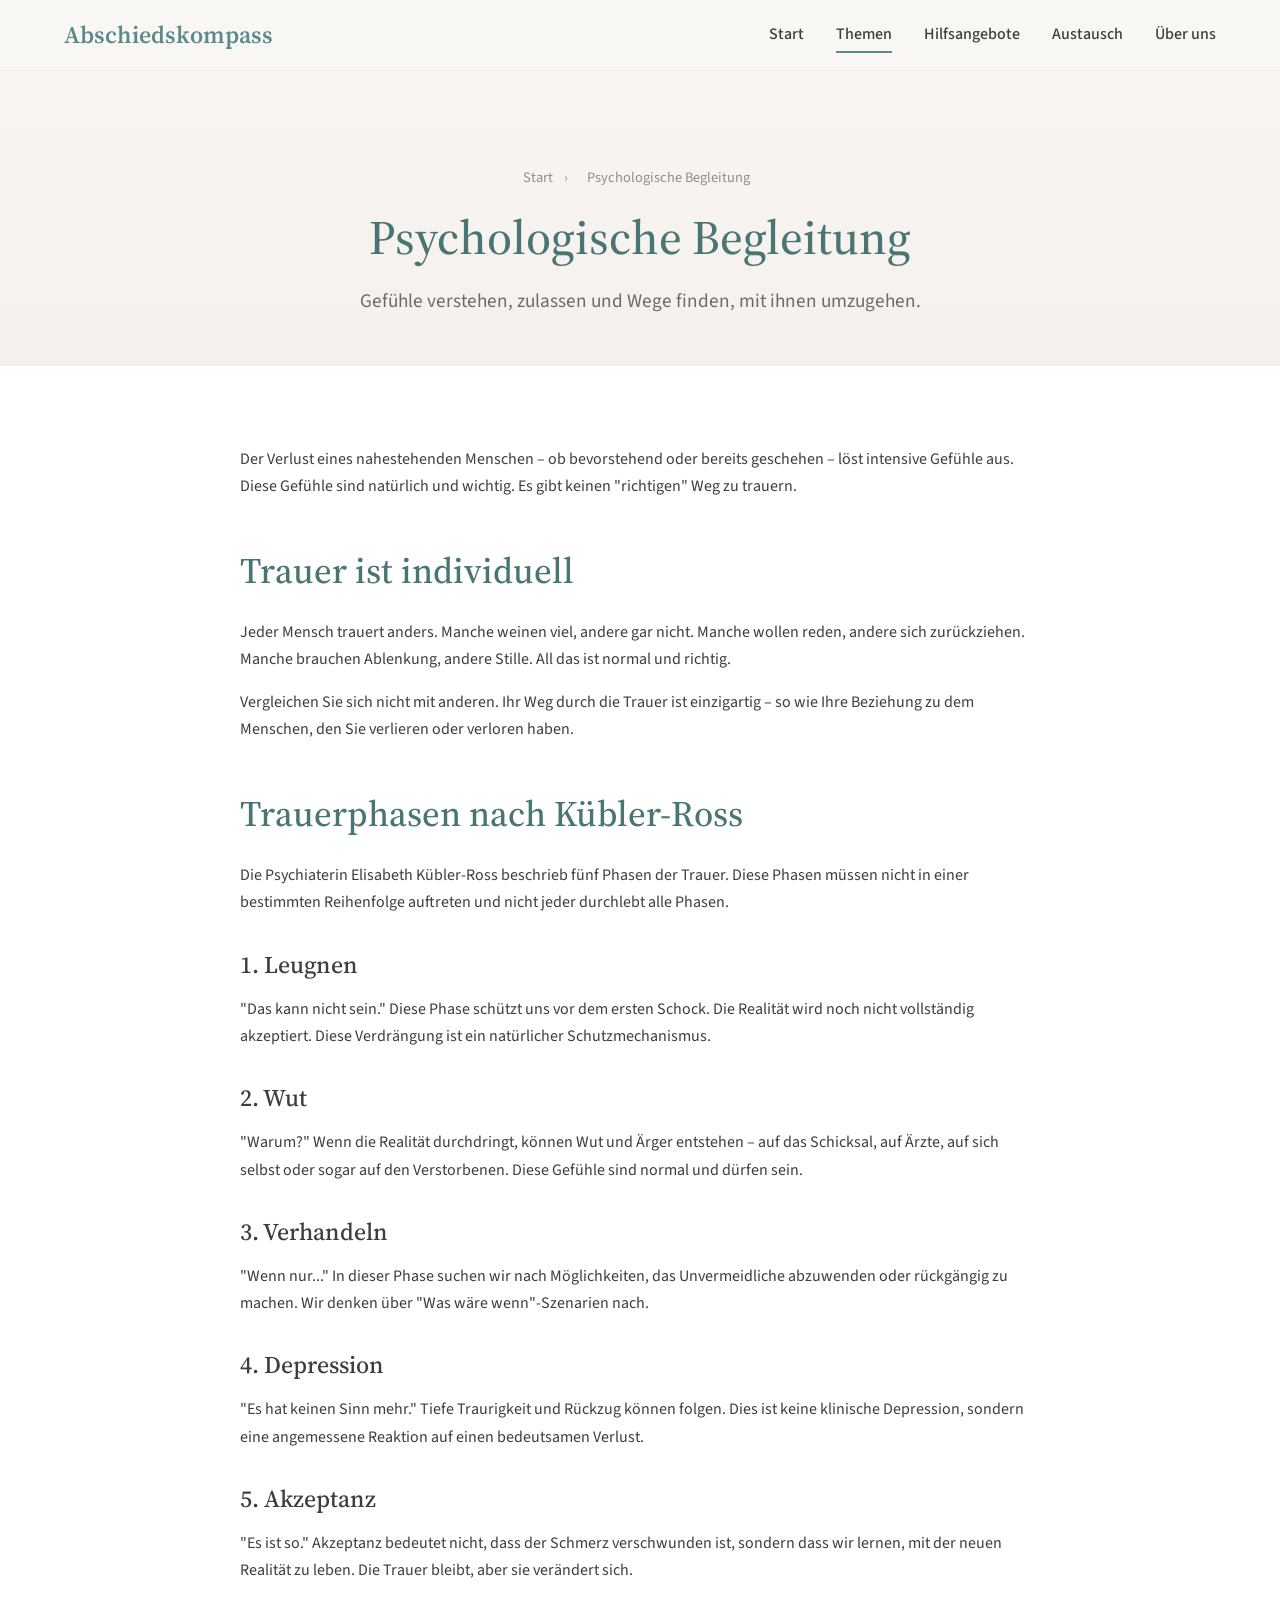
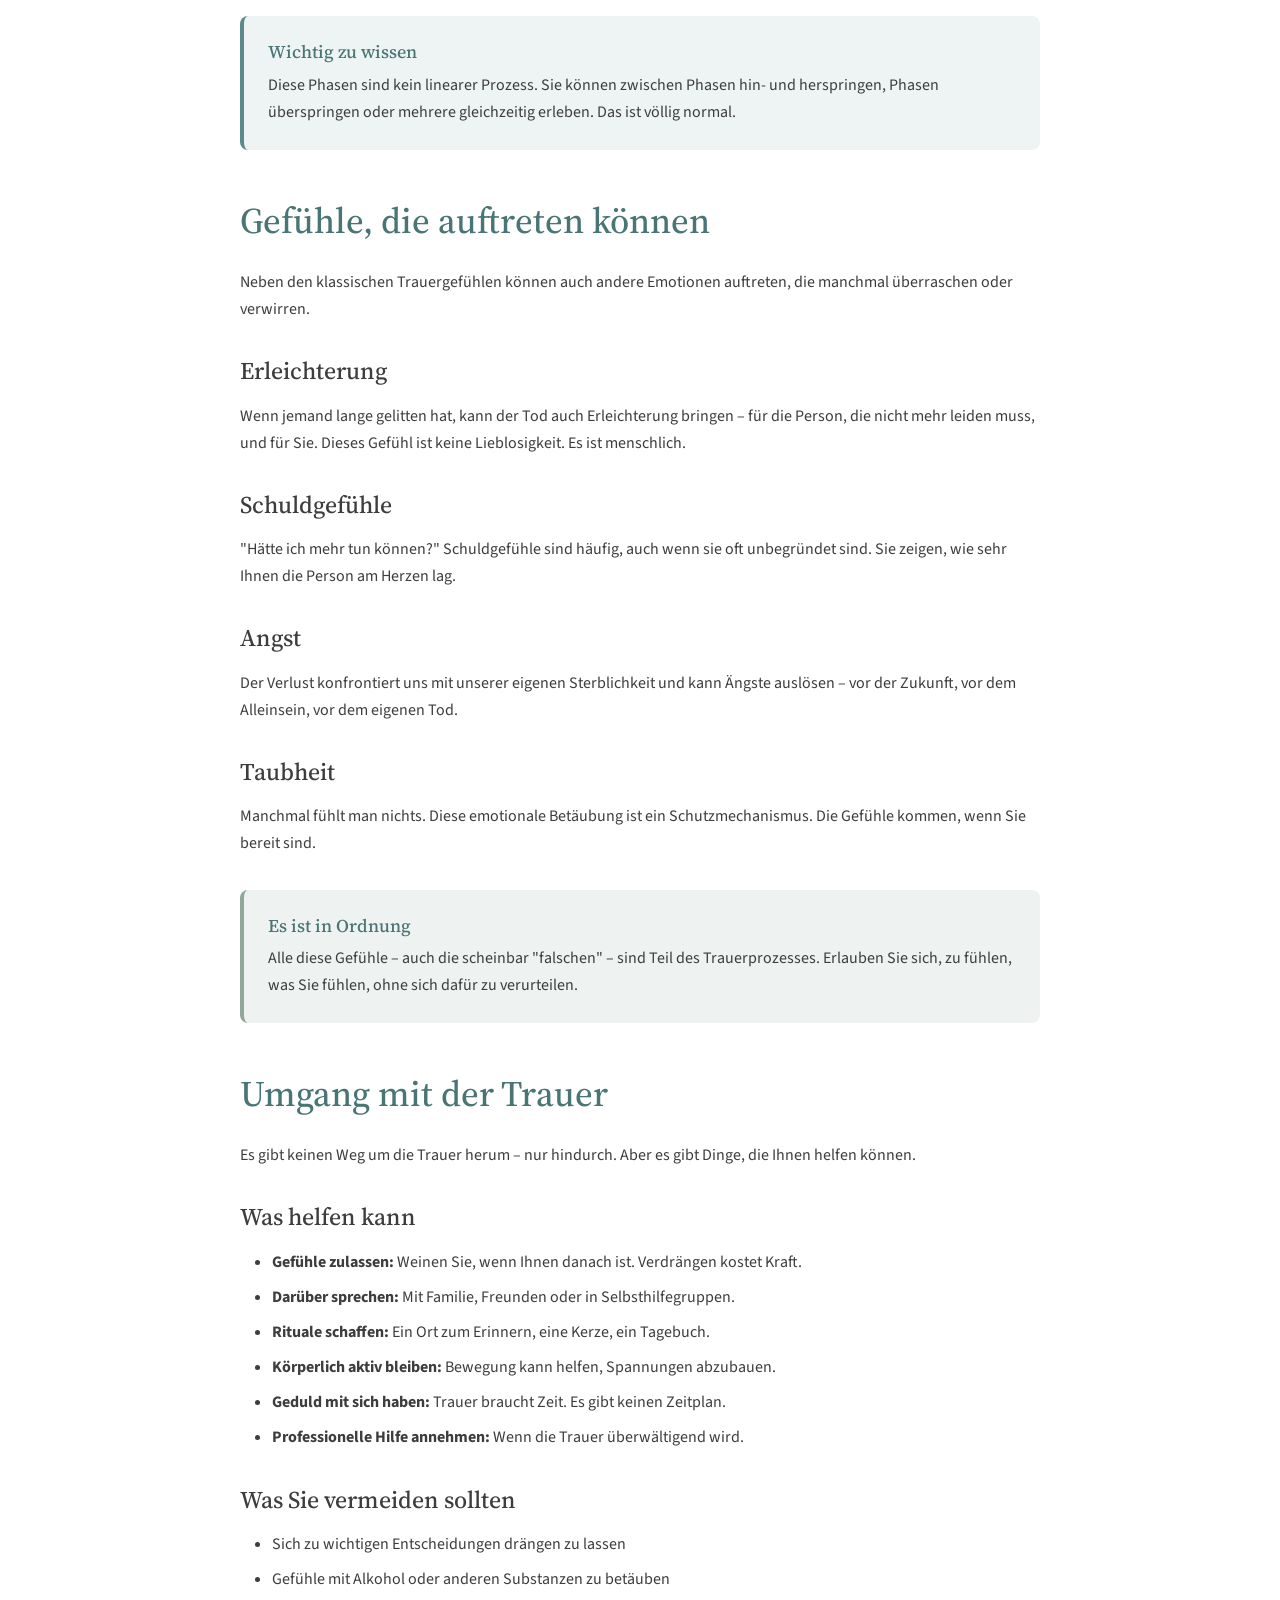
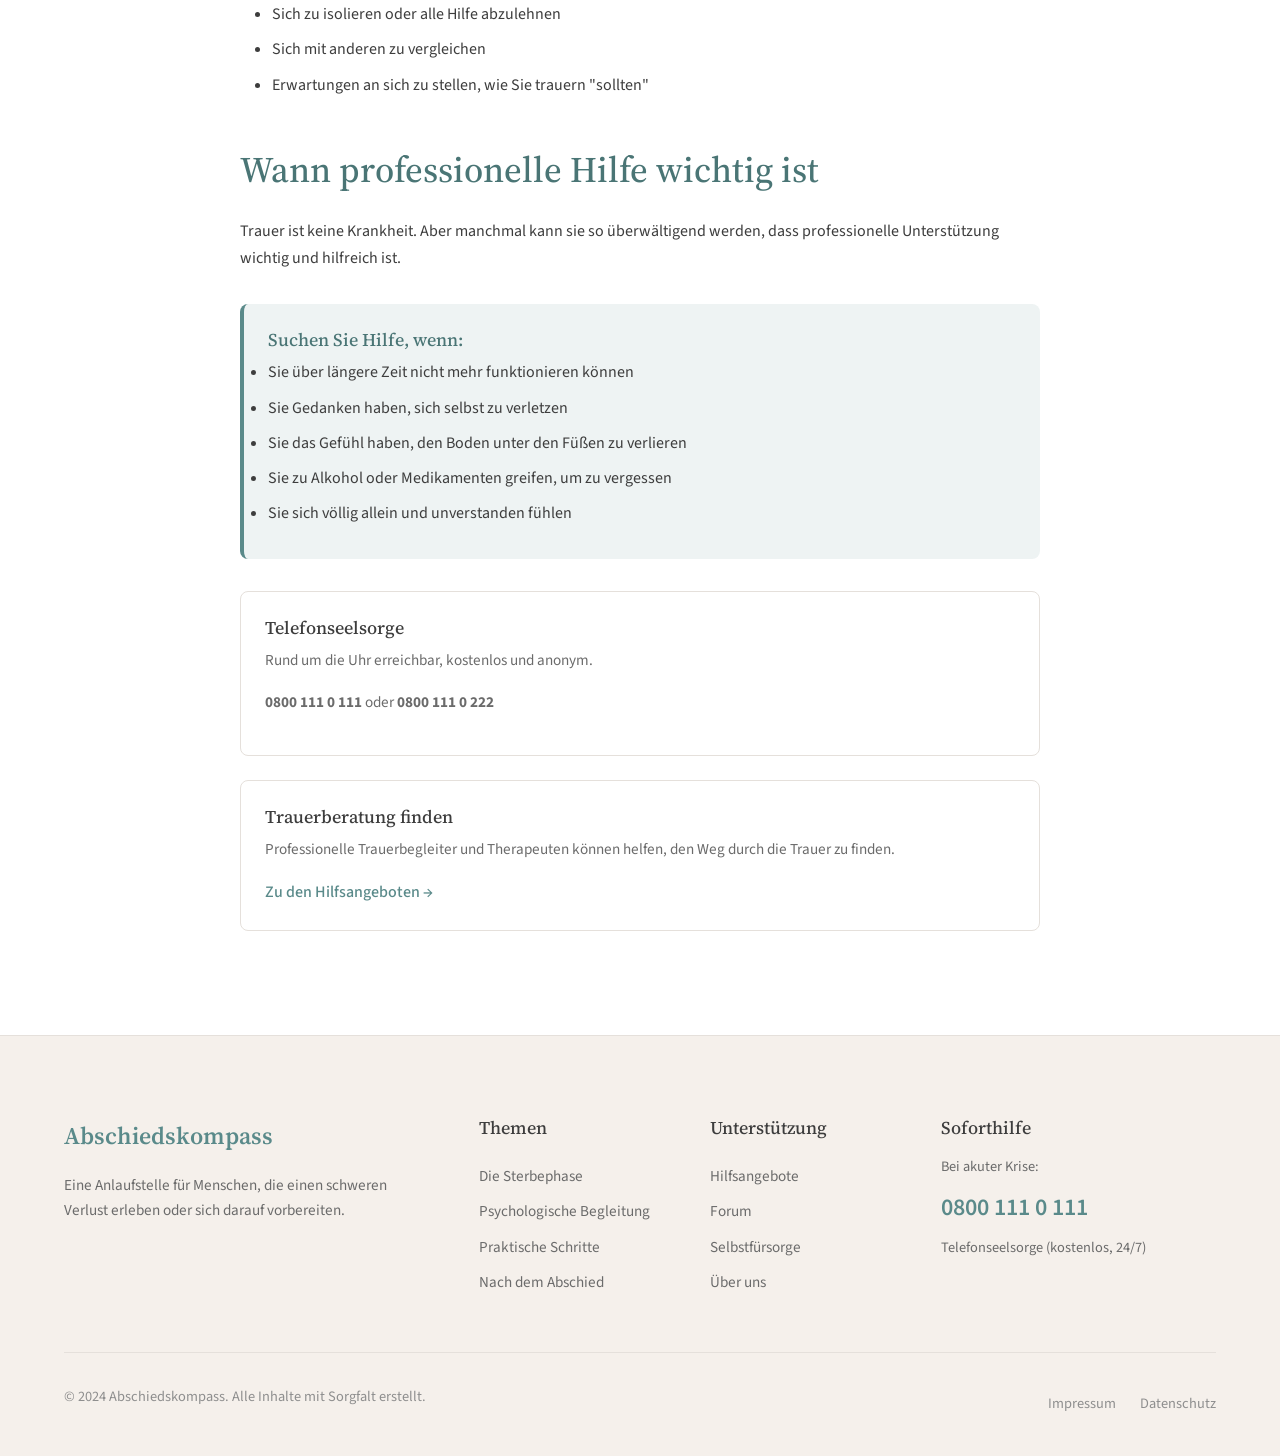
<file: pages/psychologie.html>
<!DOCTYPE html>
<html lang="de">
<head>
    <meta charset="UTF-8">
    <meta name="viewport" content="width=device-width, initial-scale=1.0">
    <title>Psychologische Begleitung - Abschiedskompass</title>
    <link rel="stylesheet" href="../css/style.css">
    <link rel="preconnect" href="https://fonts.googleapis.com">
    <link rel="preconnect" href="https://fonts.gstatic.com" crossorigin>
    <link href="https://fonts.googleapis.com/css2?family=Source+Sans+3:wght@300;400;500;600&family=Source+Serif+4:wght@400;500;600&display=swap" rel="stylesheet">
</head>
<body>
    <!-- Navigation -->
    <nav class="main-nav" id="mainNav">
        <div class="nav-container">
            <a href="../index.html" class="nav-logo">
                <span class="logo-text">Abschiedskompass</span>
            </a>
            <button class="nav-toggle" id="navToggle" aria-label="Menü öffnen">
                <span></span>
                <span></span>
                <span></span>
            </button>
            <ul class="nav-menu" id="navMenu">
                <li><a href="../index.html">Start</a></li>
                <li class="dropdown">
                    <a href="#" class="dropdown-toggle active">Themen</a>
                    <ul class="dropdown-menu">
                        <li><a href="sterbephase.html">Die Sterbephase verstehen</a></li>
                        <li><a href="psychologie.html" class="active">Psychologische Begleitung</a></li>
                        <li><a href="praktisches.html">Praktische Schritte</a></li>
                        <li><a href="nach-dem-tod.html">Nach dem Abschied</a></li>
                        <li><a href="selbstfuersorge.html">Selbstfürsorge</a></li>
                    </ul>
                </li>
                <li><a href="ressourcen.html">Hilfsangebote</a></li>
                <li><a href="forum.html">Austausch</a></li>
                <li><a href="ueber-uns.html">Über uns</a></li>
            </ul>
        </div>
    </nav>

    <!-- Page Header -->
    <header class="page-header">
        <div class="container">
            <div class="breadcrumb">
                <a href="../index.html">Start</a>
                <span>›</span>
                <span>Psychologische Begleitung</span>
            </div>
            <h1>Psychologische Begleitung</h1>
            <p class="lead">Gefühle verstehen, zulassen und Wege finden, mit ihnen umzugehen.</p>
        </div>
    </header>

    <!-- Page Content -->
    <main class="page-content">
        <div class="container">
            <div class="content-wrapper">
                <p>
                    Der Verlust eines nahestehenden Menschen – ob bevorstehend oder bereits geschehen –
                    löst intensive Gefühle aus. Diese Gefühle sind natürlich und wichtig.
                    Es gibt keinen "richtigen" Weg zu trauern.
                </p>

                <h2>Trauer ist individuell</h2>
                <p>
                    Jeder Mensch trauert anders. Manche weinen viel, andere gar nicht.
                    Manche wollen reden, andere sich zurückziehen. Manche brauchen Ablenkung,
                    andere Stille. All das ist normal und richtig.
                </p>
                <p>
                    Vergleichen Sie sich nicht mit anderen. Ihr Weg durch die Trauer ist
                    einzigartig – so wie Ihre Beziehung zu dem Menschen, den Sie verlieren
                    oder verloren haben.
                </p>

                <h2>Trauerphasen nach Kübler-Ross</h2>
                <p>
                    Die Psychiaterin Elisabeth Kübler-Ross beschrieb fünf Phasen der Trauer.
                    Diese Phasen müssen nicht in einer bestimmten Reihenfolge auftreten und
                    nicht jeder durchlebt alle Phasen.
                </p>

                <h3>1. Leugnen</h3>
                <p>
                    "Das kann nicht sein." Diese Phase schützt uns vor dem ersten Schock.
                    Die Realität wird noch nicht vollständig akzeptiert. Diese Verdrängung
                    ist ein natürlicher Schutzmechanismus.
                </p>

                <h3>2. Wut</h3>
                <p>
                    "Warum?" Wenn die Realität durchdringt, können Wut und Ärger entstehen –
                    auf das Schicksal, auf Ärzte, auf sich selbst oder sogar auf den
                    Verstorbenen. Diese Gefühle sind normal und dürfen sein.
                </p>

                <h3>3. Verhandeln</h3>
                <p>
                    "Wenn nur..." In dieser Phase suchen wir nach Möglichkeiten, das
                    Unvermeidliche abzuwenden oder rückgängig zu machen. Wir denken über
                    "Was wäre wenn"-Szenarien nach.
                </p>

                <h3>4. Depression</h3>
                <p>
                    "Es hat keinen Sinn mehr." Tiefe Traurigkeit und Rückzug können folgen.
                    Dies ist keine klinische Depression, sondern eine angemessene Reaktion
                    auf einen bedeutsamen Verlust.
                </p>

                <h3>5. Akzeptanz</h3>
                <p>
                    "Es ist so." Akzeptanz bedeutet nicht, dass der Schmerz verschwunden ist,
                    sondern dass wir lernen, mit der neuen Realität zu leben.
                    Die Trauer bleibt, aber sie verändert sich.
                </p>

                <div class="info-box important">
                    <h4>Wichtig zu wissen</h4>
                    <p>
                        Diese Phasen sind kein linearer Prozess. Sie können zwischen Phasen
                        hin- und herspringen, Phasen überspringen oder mehrere gleichzeitig
                        erleben. Das ist völlig normal.
                    </p>
                </div>

                <h2>Gefühle, die auftreten können</h2>
                <p>
                    Neben den klassischen Trauergefühlen können auch andere Emotionen auftreten,
                    die manchmal überraschen oder verwirren.
                </p>

                <h3>Erleichterung</h3>
                <p>
                    Wenn jemand lange gelitten hat, kann der Tod auch Erleichterung bringen –
                    für die Person, die nicht mehr leiden muss, und für Sie.
                    Dieses Gefühl ist keine Lieblosigkeit. Es ist menschlich.
                </p>

                <h3>Schuldgefühle</h3>
                <p>
                    "Hätte ich mehr tun können?" Schuldgefühle sind häufig, auch wenn sie
                    oft unbegründet sind. Sie zeigen, wie sehr Ihnen die Person am Herzen lag.
                </p>

                <h3>Angst</h3>
                <p>
                    Der Verlust konfrontiert uns mit unserer eigenen Sterblichkeit und kann
                    Ängste auslösen – vor der Zukunft, vor dem Alleinsein, vor dem eigenen Tod.
                </p>

                <h3>Taubheit</h3>
                <p>
                    Manchmal fühlt man nichts. Diese emotionale Betäubung ist ein
                    Schutzmechanismus. Die Gefühle kommen, wenn Sie bereit sind.
                </p>

                <div class="info-box gentle">
                    <h4>Es ist in Ordnung</h4>
                    <p>
                        Alle diese Gefühle – auch die scheinbar "falschen" – sind Teil des
                        Trauerprozesses. Erlauben Sie sich, zu fühlen, was Sie fühlen,
                        ohne sich dafür zu verurteilen.
                    </p>
                </div>

                <h2>Umgang mit der Trauer</h2>
                <p>
                    Es gibt keinen Weg um die Trauer herum – nur hindurch.
                    Aber es gibt Dinge, die Ihnen helfen können.
                </p>

                <h3>Was helfen kann</h3>
                <ul>
                    <li><strong>Gefühle zulassen:</strong> Weinen Sie, wenn Ihnen danach ist. Verdrängen kostet Kraft.</li>
                    <li><strong>Darüber sprechen:</strong> Mit Familie, Freunden oder in Selbsthilfegruppen.</li>
                    <li><strong>Rituale schaffen:</strong> Ein Ort zum Erinnern, eine Kerze, ein Tagebuch.</li>
                    <li><strong>Körperlich aktiv bleiben:</strong> Bewegung kann helfen, Spannungen abzubauen.</li>
                    <li><strong>Geduld mit sich haben:</strong> Trauer braucht Zeit. Es gibt keinen Zeitplan.</li>
                    <li><strong>Professionelle Hilfe annehmen:</strong> Wenn die Trauer überwältigend wird.</li>
                </ul>

                <h3>Was Sie vermeiden sollten</h3>
                <ul>
                    <li>Sich zu wichtigen Entscheidungen drängen zu lassen</li>
                    <li>Gefühle mit Alkohol oder anderen Substanzen zu betäuben</li>
                    <li>Sich zu isolieren oder alle Hilfe abzulehnen</li>
                    <li>Sich mit anderen zu vergleichen</li>
                    <li>Erwartungen an sich zu stellen, wie Sie trauern "sollten"</li>
                </ul>

                <h2>Wann professionelle Hilfe wichtig ist</h2>
                <p>
                    Trauer ist keine Krankheit. Aber manchmal kann sie so überwältigend werden,
                    dass professionelle Unterstützung wichtig und hilfreich ist.
                </p>

                <div class="info-box important">
                    <h4>Suchen Sie Hilfe, wenn:</h4>
                    <ul style="margin: 0;">
                        <li>Sie über längere Zeit nicht mehr funktionieren können</li>
                        <li>Sie Gedanken haben, sich selbst zu verletzen</li>
                        <li>Sie das Gefühl haben, den Boden unter den Füßen zu verlieren</li>
                        <li>Sie zu Alkohol oder Medikamenten greifen, um zu vergessen</li>
                        <li>Sie sich völlig allein und unverstanden fühlen</li>
                    </ul>
                </div>

                <div class="resource-card mt-lg">
                    <h4>Telefonseelsorge</h4>
                    <p>
                        Rund um die Uhr erreichbar, kostenlos und anonym.
                    </p>
                    <p><strong>0800 111 0 111</strong> oder <strong>0800 111 0 222</strong></p>
                </div>

                <div class="resource-card">
                    <h4>Trauerberatung finden</h4>
                    <p>
                        Professionelle Trauerbegleiter und Therapeuten können helfen,
                        den Weg durch die Trauer zu finden.
                    </p>
                    <a href="ressourcen.html">Zu den Hilfsangeboten →</a>
                </div>
            </div>
        </div>
    </main>

    <!-- Footer -->
    <footer class="main-footer">
        <div class="container">
            <div class="footer-grid">
                <div class="footer-brand">
                    <span class="footer-logo">Abschiedskompass</span>
                    <p>Eine Anlaufstelle für Menschen, die einen schweren Verlust erleben oder sich darauf vorbereiten.</p>
                </div>
                <div class="footer-links">
                    <h4>Themen</h4>
                    <ul>
                        <li><a href="sterbephase.html">Die Sterbephase</a></li>
                        <li><a href="psychologie.html">Psychologische Begleitung</a></li>
                        <li><a href="praktisches.html">Praktische Schritte</a></li>
                        <li><a href="nach-dem-tod.html">Nach dem Abschied</a></li>
                    </ul>
                </div>
                <div class="footer-links">
                    <h4>Unterstützung</h4>
                    <ul>
                        <li><a href="ressourcen.html">Hilfsangebote</a></li>
                        <li><a href="forum.html">Forum</a></li>
                        <li><a href="selbstfuersorge.html">Selbstfürsorge</a></li>
                        <li><a href="ueber-uns.html">Über uns</a></li>
                    </ul>
                </div>
                <div class="footer-emergency">
                    <h4>Soforthilfe</h4>
                    <p>Bei akuter Krise:</p>
                    <a href="tel:08001110111" class="emergency-number">0800 111 0 111</a>
                    <p class="emergency-note">Telefonseelsorge (kostenlos, 24/7)</p>
                </div>
            </div>
            <div class="footer-bottom">
                <p>&copy; 2024 Abschiedskompass. Alle Inhalte mit Sorgfalt erstellt.</p>
                <div class="footer-legal">
                    <a href="impressum.html">Impressum</a>
                    <a href="datenschutz.html">Datenschutz</a>
                </div>
            </div>
        </div>
    </footer>

    <script src="../js/main.js"></script>
</body>
</html>
</file>
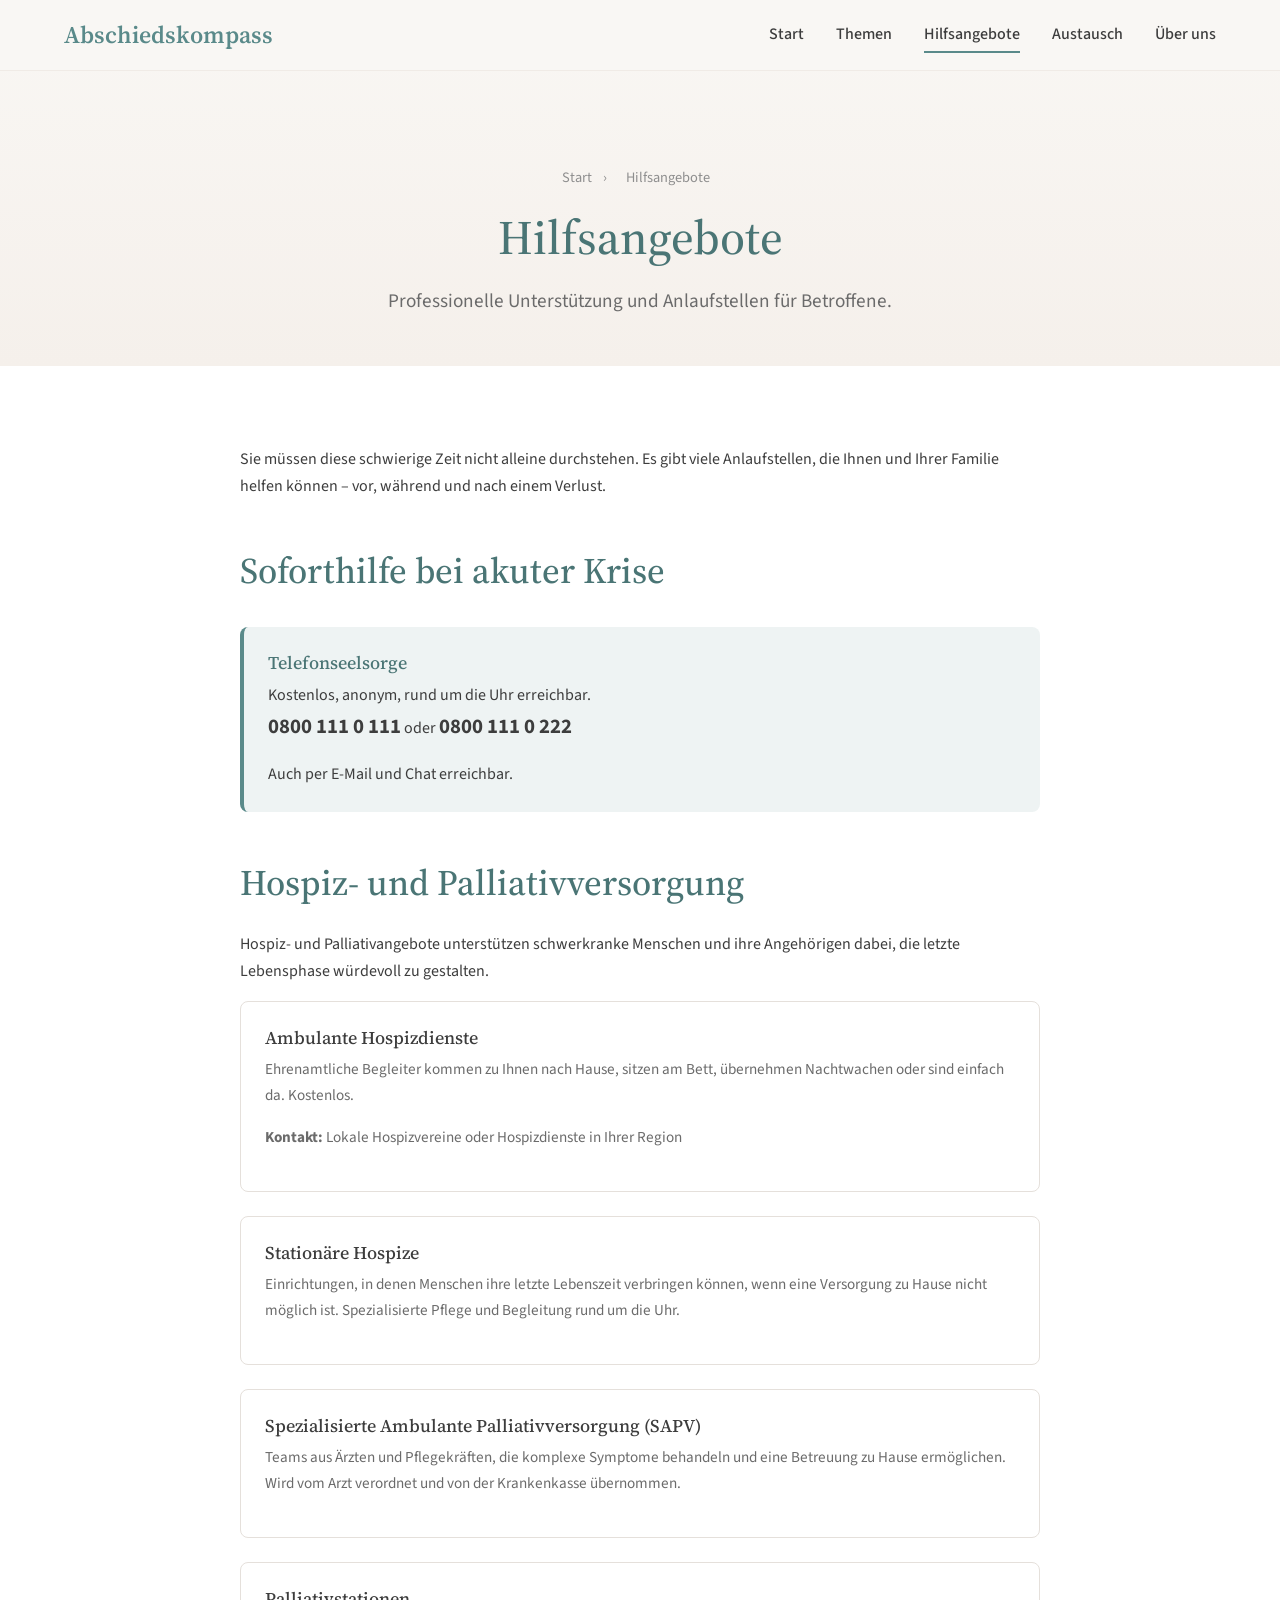
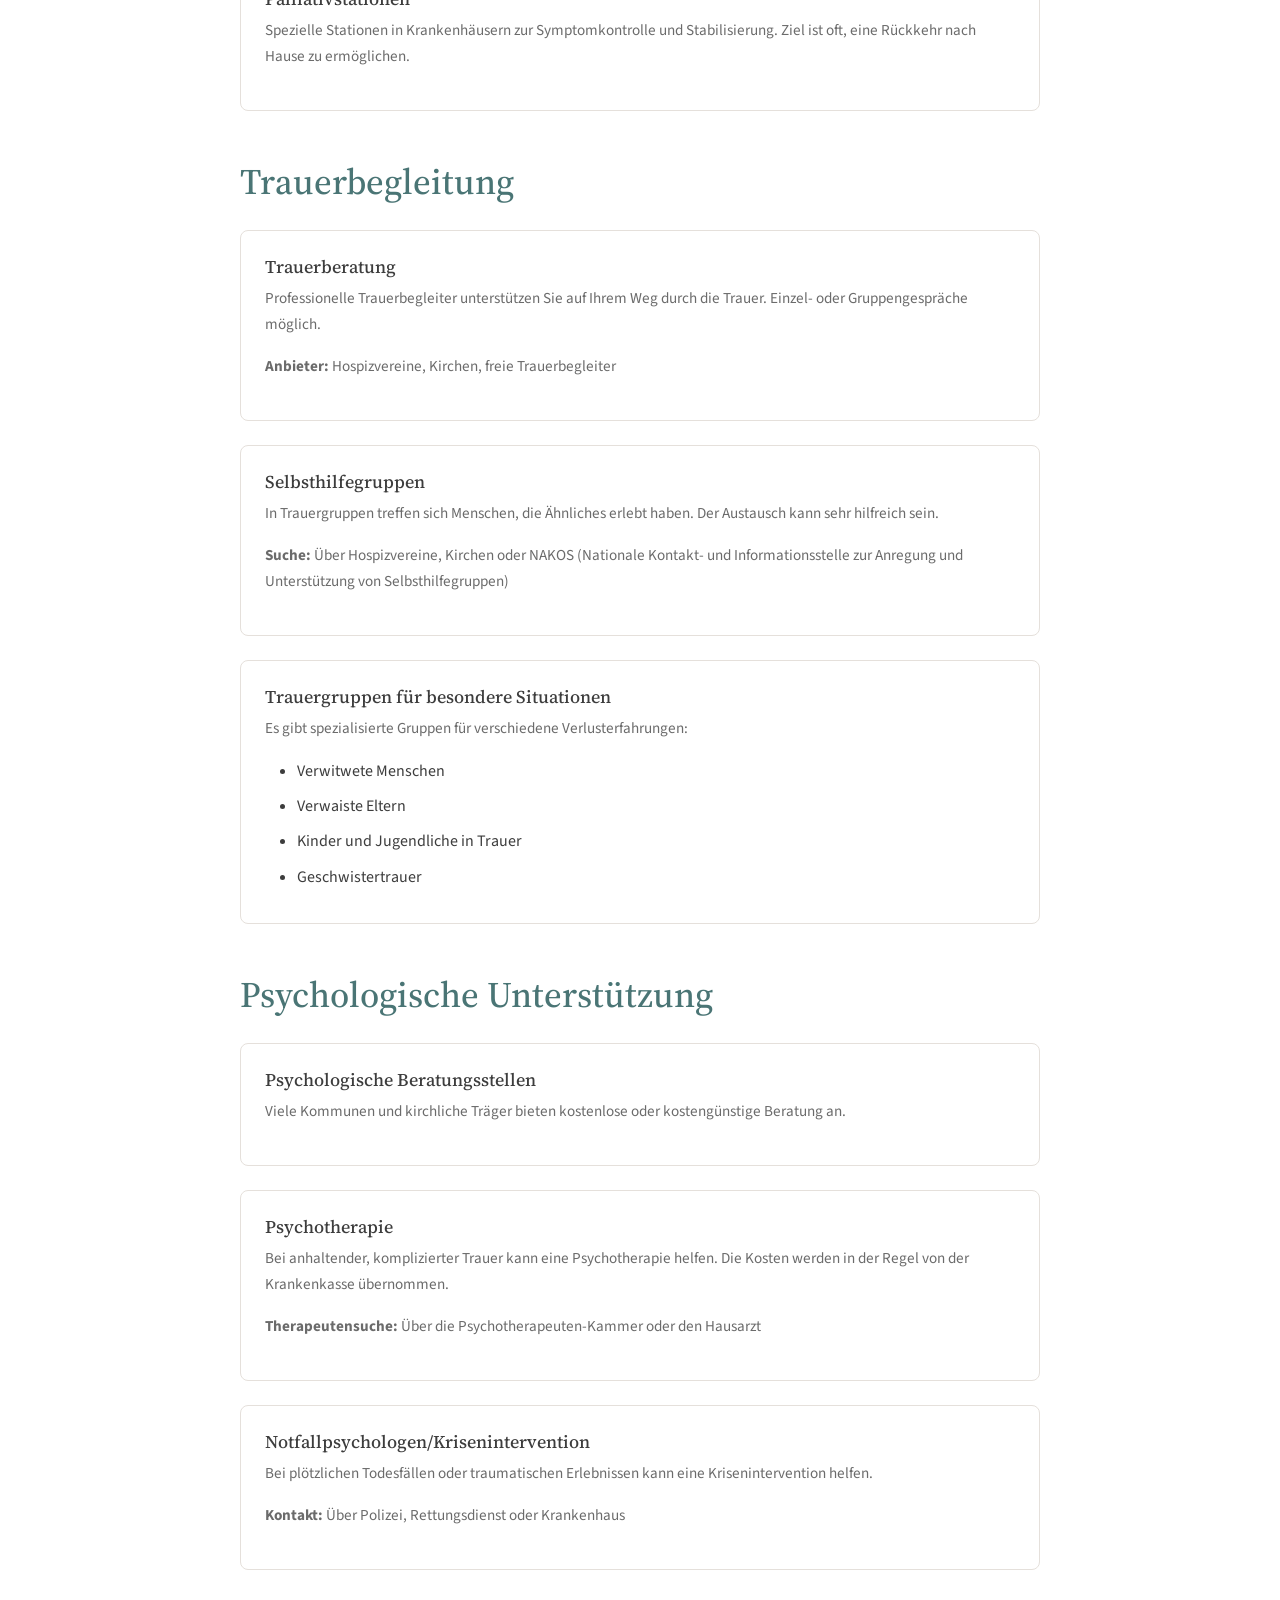
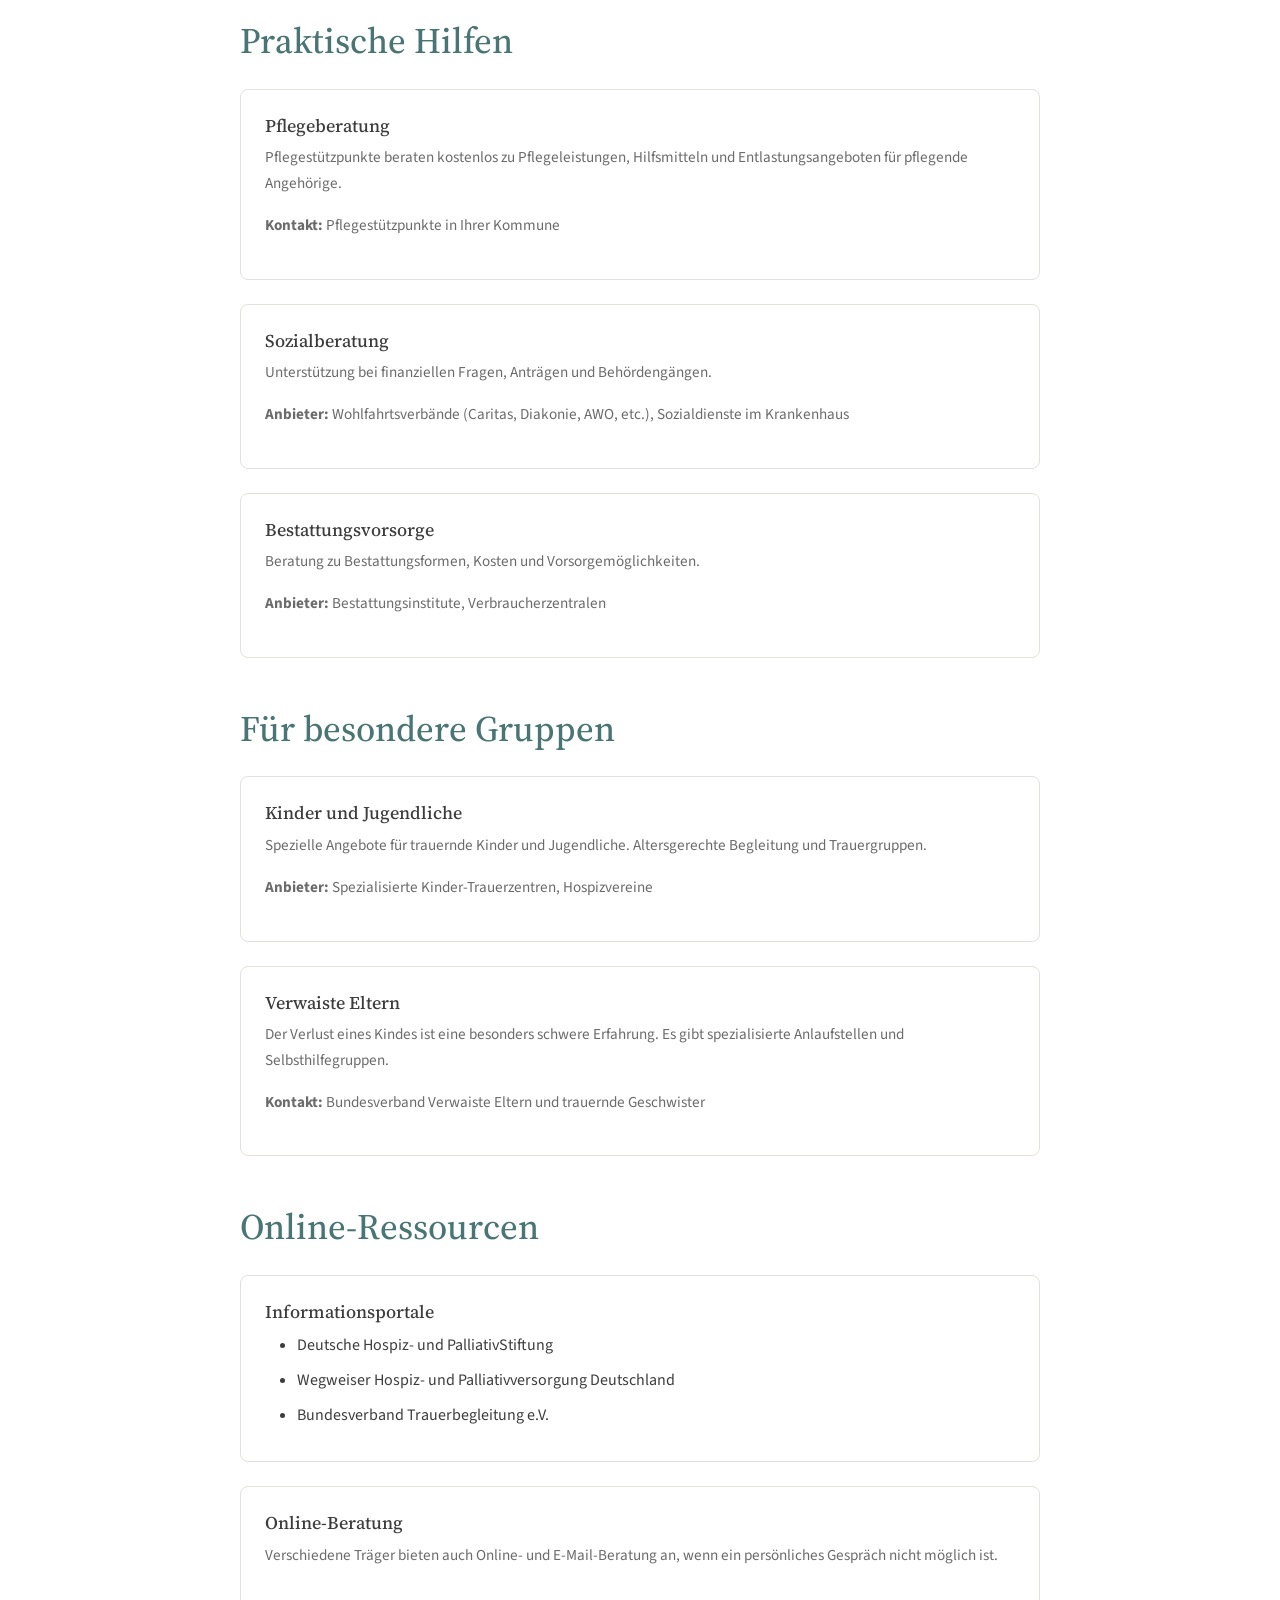
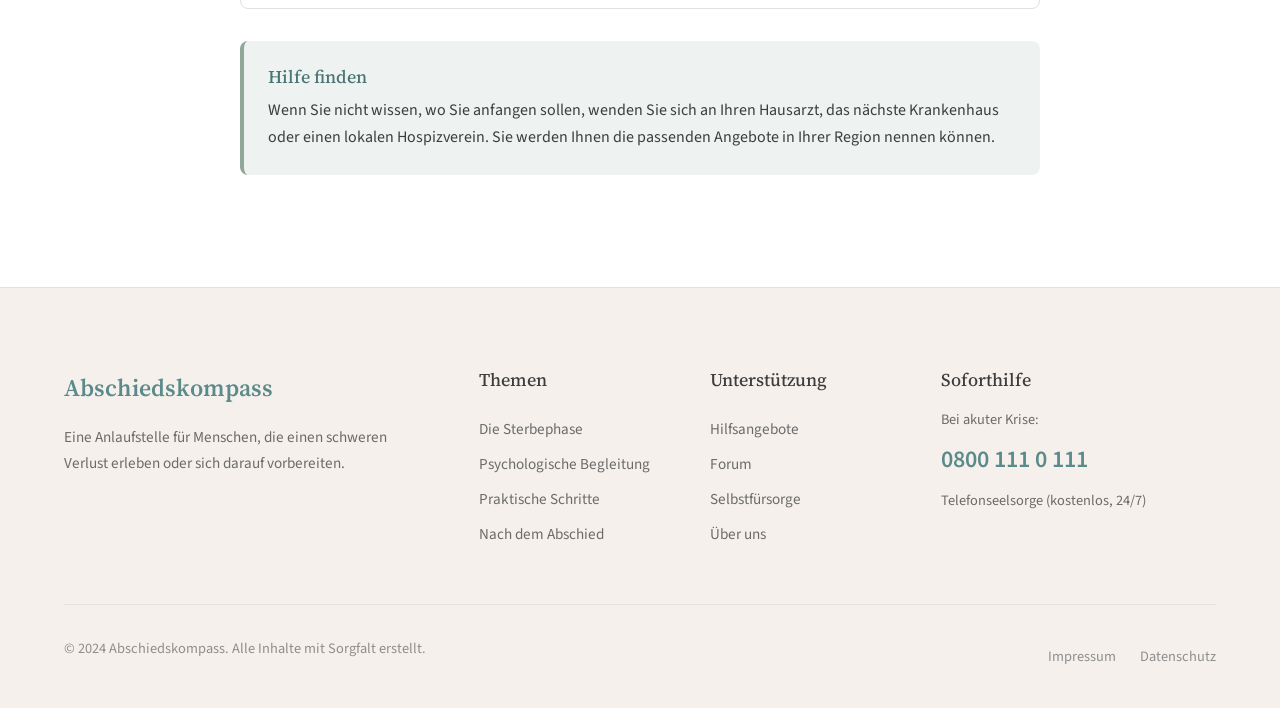
<file: pages/ressourcen.html>
<!DOCTYPE html>
<html lang="de">
<head>
    <meta charset="UTF-8">
    <meta name="viewport" content="width=device-width, initial-scale=1.0">
    <title>Hilfsangebote - Abschiedskompass</title>
    <link rel="stylesheet" href="../css/style.css">
    <link rel="preconnect" href="https://fonts.googleapis.com">
    <link rel="preconnect" href="https://fonts.gstatic.com" crossorigin>
    <link href="https://fonts.googleapis.com/css2?family=Source+Sans+3:wght@300;400;500;600&family=Source+Serif+4:wght@400;500;600&display=swap" rel="stylesheet">
</head>
<body>
    <!-- Navigation -->
    <nav class="main-nav" id="mainNav">
        <div class="nav-container">
            <a href="../index.html" class="nav-logo">
                <span class="logo-text">Abschiedskompass</span>
            </a>
            <button class="nav-toggle" id="navToggle" aria-label="Menü öffnen">
                <span></span>
                <span></span>
                <span></span>
            </button>
            <ul class="nav-menu" id="navMenu">
                <li><a href="../index.html">Start</a></li>
                <li class="dropdown">
                    <a href="#" class="dropdown-toggle">Themen</a>
                    <ul class="dropdown-menu">
                        <li><a href="sterbephase.html">Die Sterbephase verstehen</a></li>
                        <li><a href="psychologie.html">Psychologische Begleitung</a></li>
                        <li><a href="praktisches.html">Praktische Schritte</a></li>
                        <li><a href="nach-dem-tod.html">Nach dem Abschied</a></li>
                        <li><a href="selbstfuersorge.html">Selbstfürsorge</a></li>
                    </ul>
                </li>
                <li><a href="ressourcen.html" class="active">Hilfsangebote</a></li>
                <li><a href="forum.html">Austausch</a></li>
                <li><a href="ueber-uns.html">Über uns</a></li>
            </ul>
        </div>
    </nav>

    <!-- Page Header -->
    <header class="page-header">
        <div class="container">
            <div class="breadcrumb">
                <a href="../index.html">Start</a>
                <span>›</span>
                <span>Hilfsangebote</span>
            </div>
            <h1>Hilfsangebote</h1>
            <p class="lead">Professionelle Unterstützung und Anlaufstellen für Betroffene.</p>
        </div>
    </header>

    <!-- Page Content -->
    <main class="page-content">
        <div class="container">
            <div class="content-wrapper">
                <p>
                    Sie müssen diese schwierige Zeit nicht alleine durchstehen. Es gibt viele
                    Anlaufstellen, die Ihnen und Ihrer Familie helfen können – vor, während
                    und nach einem Verlust.
                </p>

                <h2>Soforthilfe bei akuter Krise</h2>
                <div class="info-box important">
                    <h4>Telefonseelsorge</h4>
                    <p>
                        Kostenlos, anonym, rund um die Uhr erreichbar.<br>
                        <strong style="font-size: 1.3em;">0800 111 0 111</strong> oder <strong style="font-size: 1.3em;">0800 111 0 222</strong>
                    </p>
                    <p style="margin-bottom: 0;">Auch per E-Mail und Chat erreichbar.</p>
                </div>

                <h2>Hospiz- und Palliativversorgung</h2>
                <p>
                    Hospiz- und Palliativangebote unterstützen schwerkranke Menschen und ihre
                    Angehörigen dabei, die letzte Lebensphase würdevoll zu gestalten.
                </p>

                <div class="resource-card">
                    <h4>Ambulante Hospizdienste</h4>
                    <p>
                        Ehrenamtliche Begleiter kommen zu Ihnen nach Hause, sitzen am Bett,
                        übernehmen Nachtwachen oder sind einfach da. Kostenlos.
                    </p>
                    <p><strong>Kontakt:</strong> Lokale Hospizvereine oder Hospizdienste in Ihrer Region</p>
                </div>

                <div class="resource-card">
                    <h4>Stationäre Hospize</h4>
                    <p>
                        Einrichtungen, in denen Menschen ihre letzte Lebenszeit verbringen können,
                        wenn eine Versorgung zu Hause nicht möglich ist. Spezialisierte Pflege
                        und Begleitung rund um die Uhr.
                    </p>
                </div>

                <div class="resource-card">
                    <h4>Spezialisierte Ambulante Palliativversorgung (SAPV)</h4>
                    <p>
                        Teams aus Ärzten und Pflegekräften, die komplexe Symptome behandeln
                        und eine Betreuung zu Hause ermöglichen. Wird vom Arzt verordnet
                        und von der Krankenkasse übernommen.
                    </p>
                </div>

                <div class="resource-card">
                    <h4>Palliativstationen</h4>
                    <p>
                        Spezielle Stationen in Krankenhäusern zur Symptomkontrolle und
                        Stabilisierung. Ziel ist oft, eine Rückkehr nach Hause zu ermöglichen.
                    </p>
                </div>

                <h2>Trauerbegleitung</h2>

                <div class="resource-card">
                    <h4>Trauerberatung</h4>
                    <p>
                        Professionelle Trauerbegleiter unterstützen Sie auf Ihrem Weg durch die Trauer.
                        Einzel- oder Gruppengespräche möglich.
                    </p>
                    <p><strong>Anbieter:</strong> Hospizvereine, Kirchen, freie Trauerbegleiter</p>
                </div>

                <div class="resource-card">
                    <h4>Selbsthilfegruppen</h4>
                    <p>
                        In Trauergruppen treffen sich Menschen, die Ähnliches erlebt haben.
                        Der Austausch kann sehr hilfreich sein.
                    </p>
                    <p><strong>Suche:</strong> Über Hospizvereine, Kirchen oder NAKOS (Nationale Kontakt- und Informationsstelle zur Anregung und Unterstützung von Selbsthilfegruppen)</p>
                </div>

                <div class="resource-card">
                    <h4>Trauergruppen für besondere Situationen</h4>
                    <p>
                        Es gibt spezialisierte Gruppen für verschiedene Verlusterfahrungen:
                    </p>
                    <ul style="margin-bottom: 0;">
                        <li>Verwitwete Menschen</li>
                        <li>Verwaiste Eltern</li>
                        <li>Kinder und Jugendliche in Trauer</li>
                        <li>Geschwistertrauer</li>
                    </ul>
                </div>

                <h2>Psychologische Unterstützung</h2>

                <div class="resource-card">
                    <h4>Psychologische Beratungsstellen</h4>
                    <p>
                        Viele Kommunen und kirchliche Träger bieten kostenlose oder
                        kostengünstige Beratung an.
                    </p>
                </div>

                <div class="resource-card">
                    <h4>Psychotherapie</h4>
                    <p>
                        Bei anhaltender, komplizierter Trauer kann eine Psychotherapie helfen.
                        Die Kosten werden in der Regel von der Krankenkasse übernommen.
                    </p>
                    <p><strong>Therapeutensuche:</strong> Über die Psychotherapeuten-Kammer oder den Hausarzt</p>
                </div>

                <div class="resource-card">
                    <h4>Notfallpsychologen/Krisenintervention</h4>
                    <p>
                        Bei plötzlichen Todesfällen oder traumatischen Erlebnissen kann
                        eine Krisenintervention helfen.
                    </p>
                    <p><strong>Kontakt:</strong> Über Polizei, Rettungsdienst oder Krankenhaus</p>
                </div>

                <h2>Praktische Hilfen</h2>

                <div class="resource-card">
                    <h4>Pflegeberatung</h4>
                    <p>
                        Pflegestützpunkte beraten kostenlos zu Pflegeleistungen, Hilfsmitteln
                        und Entlastungsangeboten für pflegende Angehörige.
                    </p>
                    <p><strong>Kontakt:</strong> Pflegestützpunkte in Ihrer Kommune</p>
                </div>

                <div class="resource-card">
                    <h4>Sozialberatung</h4>
                    <p>
                        Unterstützung bei finanziellen Fragen, Anträgen und Behördengängen.
                    </p>
                    <p><strong>Anbieter:</strong> Wohlfahrtsverbände (Caritas, Diakonie, AWO, etc.), Sozialdienste im Krankenhaus</p>
                </div>

                <div class="resource-card">
                    <h4>Bestattungsvorsorge</h4>
                    <p>
                        Beratung zu Bestattungsformen, Kosten und Vorsorgemöglichkeiten.
                    </p>
                    <p><strong>Anbieter:</strong> Bestattungsinstitute, Verbraucherzentralen</p>
                </div>

                <h2>Für besondere Gruppen</h2>

                <div class="resource-card">
                    <h4>Kinder und Jugendliche</h4>
                    <p>
                        Spezielle Angebote für trauernde Kinder und Jugendliche.
                        Altersgerechte Begleitung und Trauergruppen.
                    </p>
                    <p><strong>Anbieter:</strong> Spezialisierte Kinder-Trauerzentren, Hospizvereine</p>
                </div>

                <div class="resource-card">
                    <h4>Verwaiste Eltern</h4>
                    <p>
                        Der Verlust eines Kindes ist eine besonders schwere Erfahrung.
                        Es gibt spezialisierte Anlaufstellen und Selbsthilfegruppen.
                    </p>
                    <p><strong>Kontakt:</strong> Bundesverband Verwaiste Eltern und trauernde Geschwister</p>
                </div>

                <h2>Online-Ressourcen</h2>

                <div class="resource-card">
                    <h4>Informationsportale</h4>
                    <ul style="margin-bottom: 0;">
                        <li>Deutsche Hospiz- und PalliativStiftung</li>
                        <li>Wegweiser Hospiz- und Palliativversorgung Deutschland</li>
                        <li>Bundesverband Trauerbegleitung e.V.</li>
                    </ul>
                </div>

                <div class="resource-card">
                    <h4>Online-Beratung</h4>
                    <p>
                        Verschiedene Träger bieten auch Online- und E-Mail-Beratung an,
                        wenn ein persönliches Gespräch nicht möglich ist.
                    </p>
                </div>

                <div class="info-box gentle mt-lg">
                    <h4>Hilfe finden</h4>
                    <p>
                        Wenn Sie nicht wissen, wo Sie anfangen sollen, wenden Sie sich an
                        Ihren Hausarzt, das nächste Krankenhaus oder einen lokalen Hospizverein.
                        Sie werden Ihnen die passenden Angebote in Ihrer Region nennen können.
                    </p>
                </div>
            </div>
        </div>
    </main>

    <!-- Footer -->
    <footer class="main-footer">
        <div class="container">
            <div class="footer-grid">
                <div class="footer-brand">
                    <span class="footer-logo">Abschiedskompass</span>
                    <p>Eine Anlaufstelle für Menschen, die einen schweren Verlust erleben oder sich darauf vorbereiten.</p>
                </div>
                <div class="footer-links">
                    <h4>Themen</h4>
                    <ul>
                        <li><a href="sterbephase.html">Die Sterbephase</a></li>
                        <li><a href="psychologie.html">Psychologische Begleitung</a></li>
                        <li><a href="praktisches.html">Praktische Schritte</a></li>
                        <li><a href="nach-dem-tod.html">Nach dem Abschied</a></li>
                    </ul>
                </div>
                <div class="footer-links">
                    <h4>Unterstützung</h4>
                    <ul>
                        <li><a href="ressourcen.html">Hilfsangebote</a></li>
                        <li><a href="forum.html">Forum</a></li>
                        <li><a href="selbstfuersorge.html">Selbstfürsorge</a></li>
                        <li><a href="ueber-uns.html">Über uns</a></li>
                    </ul>
                </div>
                <div class="footer-emergency">
                    <h4>Soforthilfe</h4>
                    <p>Bei akuter Krise:</p>
                    <a href="tel:08001110111" class="emergency-number">0800 111 0 111</a>
                    <p class="emergency-note">Telefonseelsorge (kostenlos, 24/7)</p>
                </div>
            </div>
            <div class="footer-bottom">
                <p>&copy; 2024 Abschiedskompass. Alle Inhalte mit Sorgfalt erstellt.</p>
                <div class="footer-legal">
                    <a href="impressum.html">Impressum</a>
                    <a href="datenschutz.html">Datenschutz</a>
                </div>
            </div>
        </div>
    </footer>

    <script src="../js/main.js"></script>
</body>
</html>
</file>
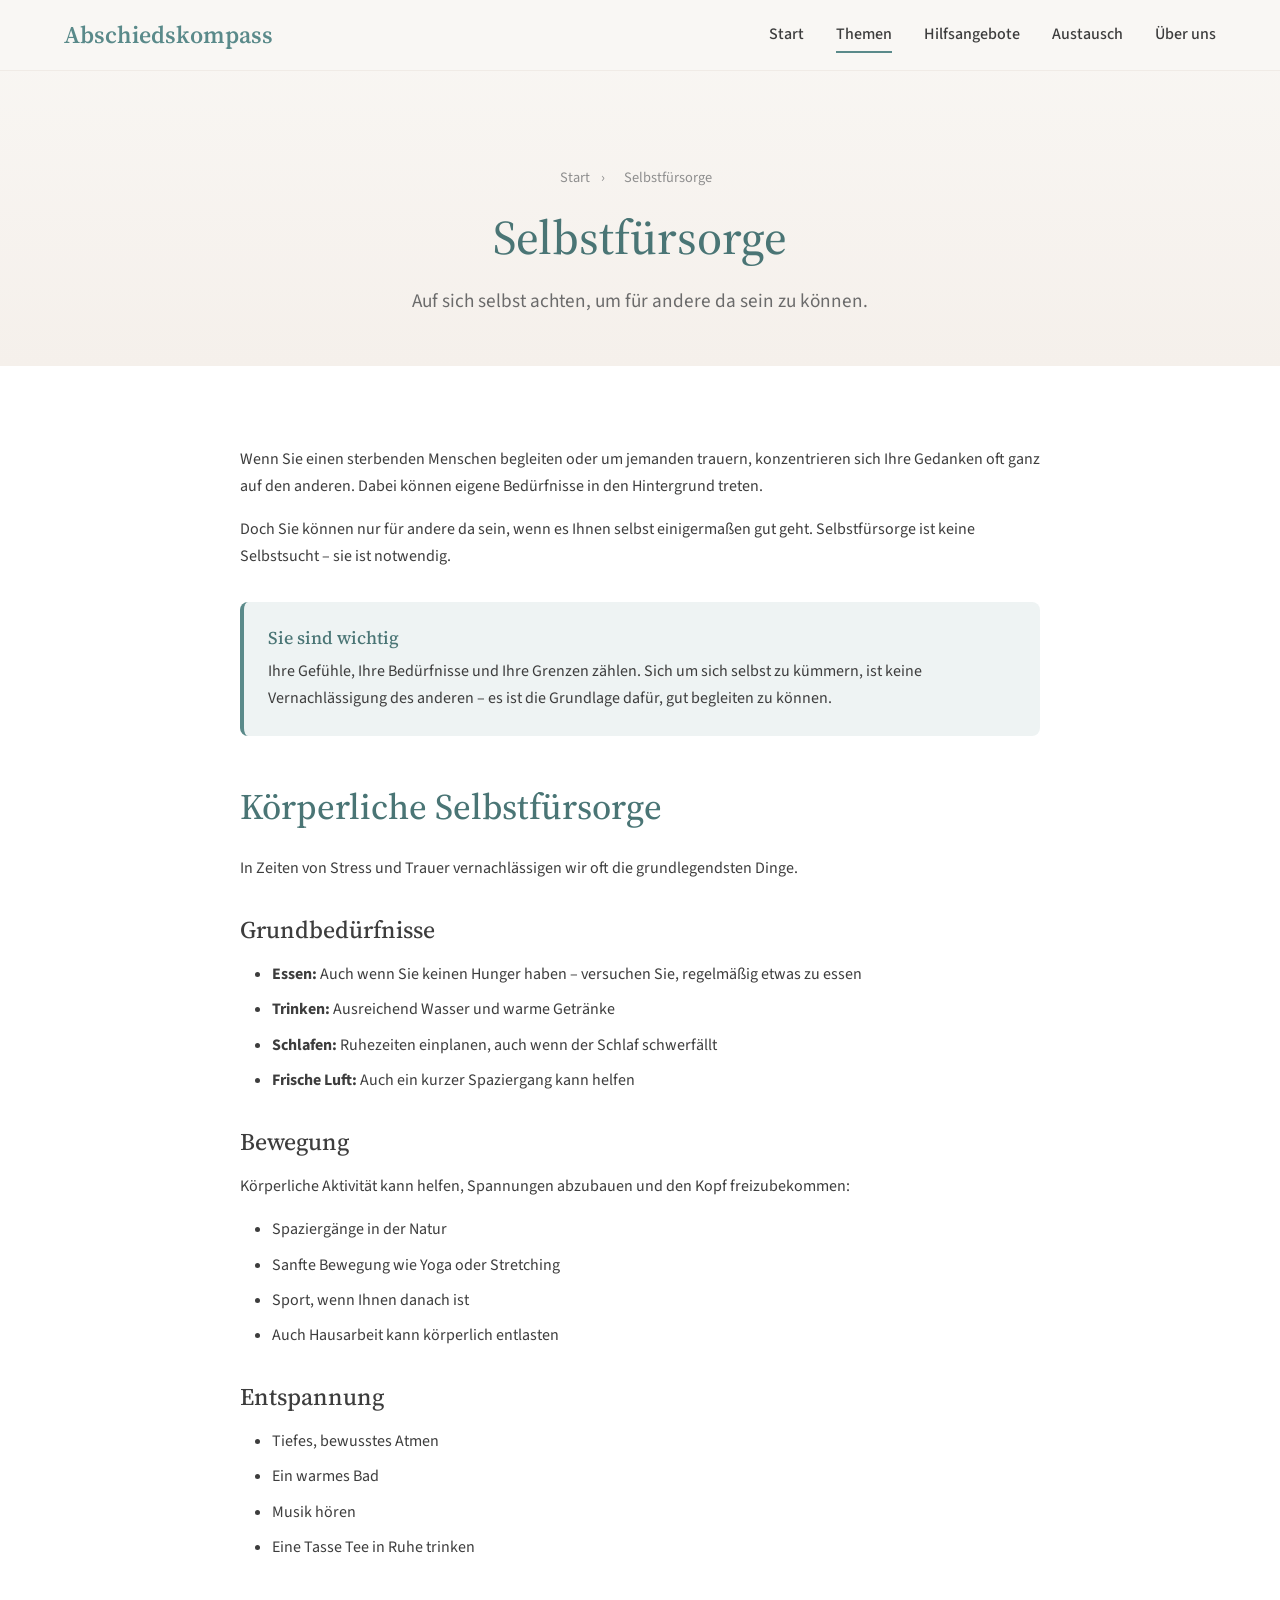
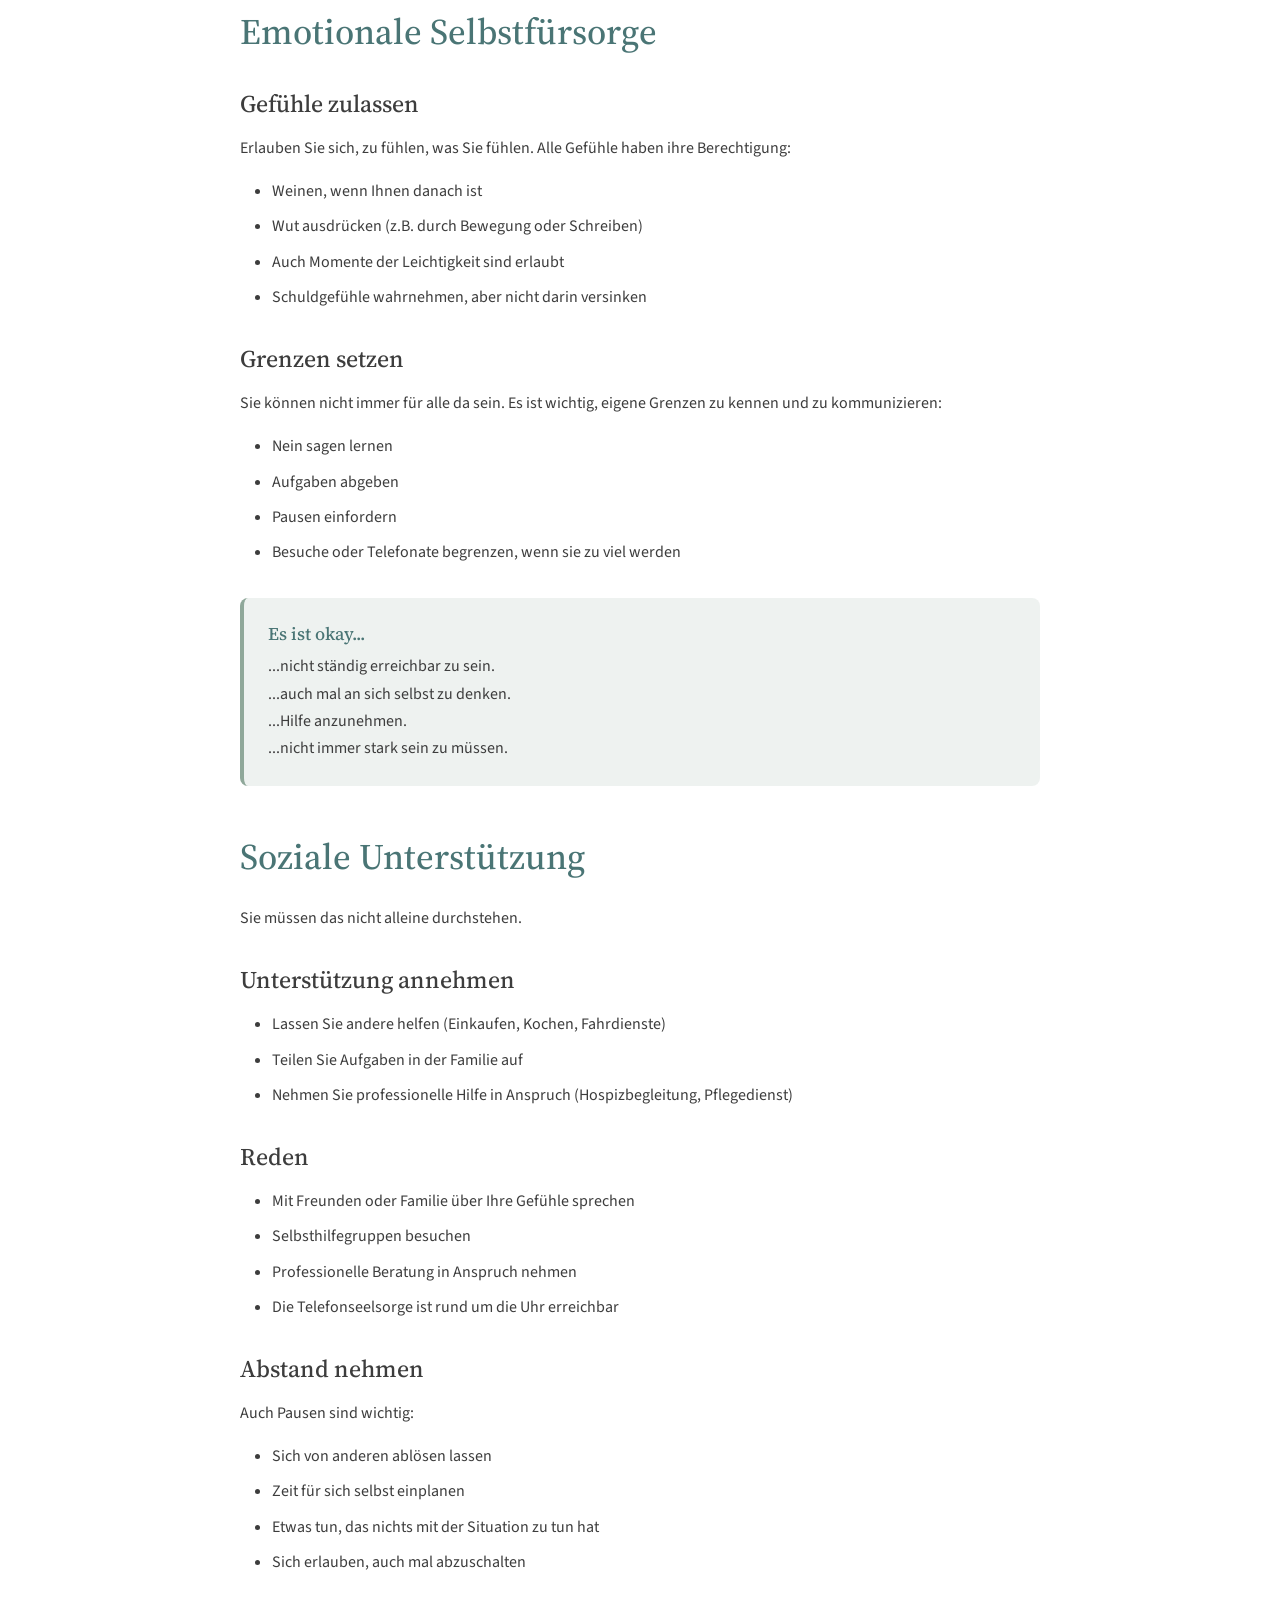
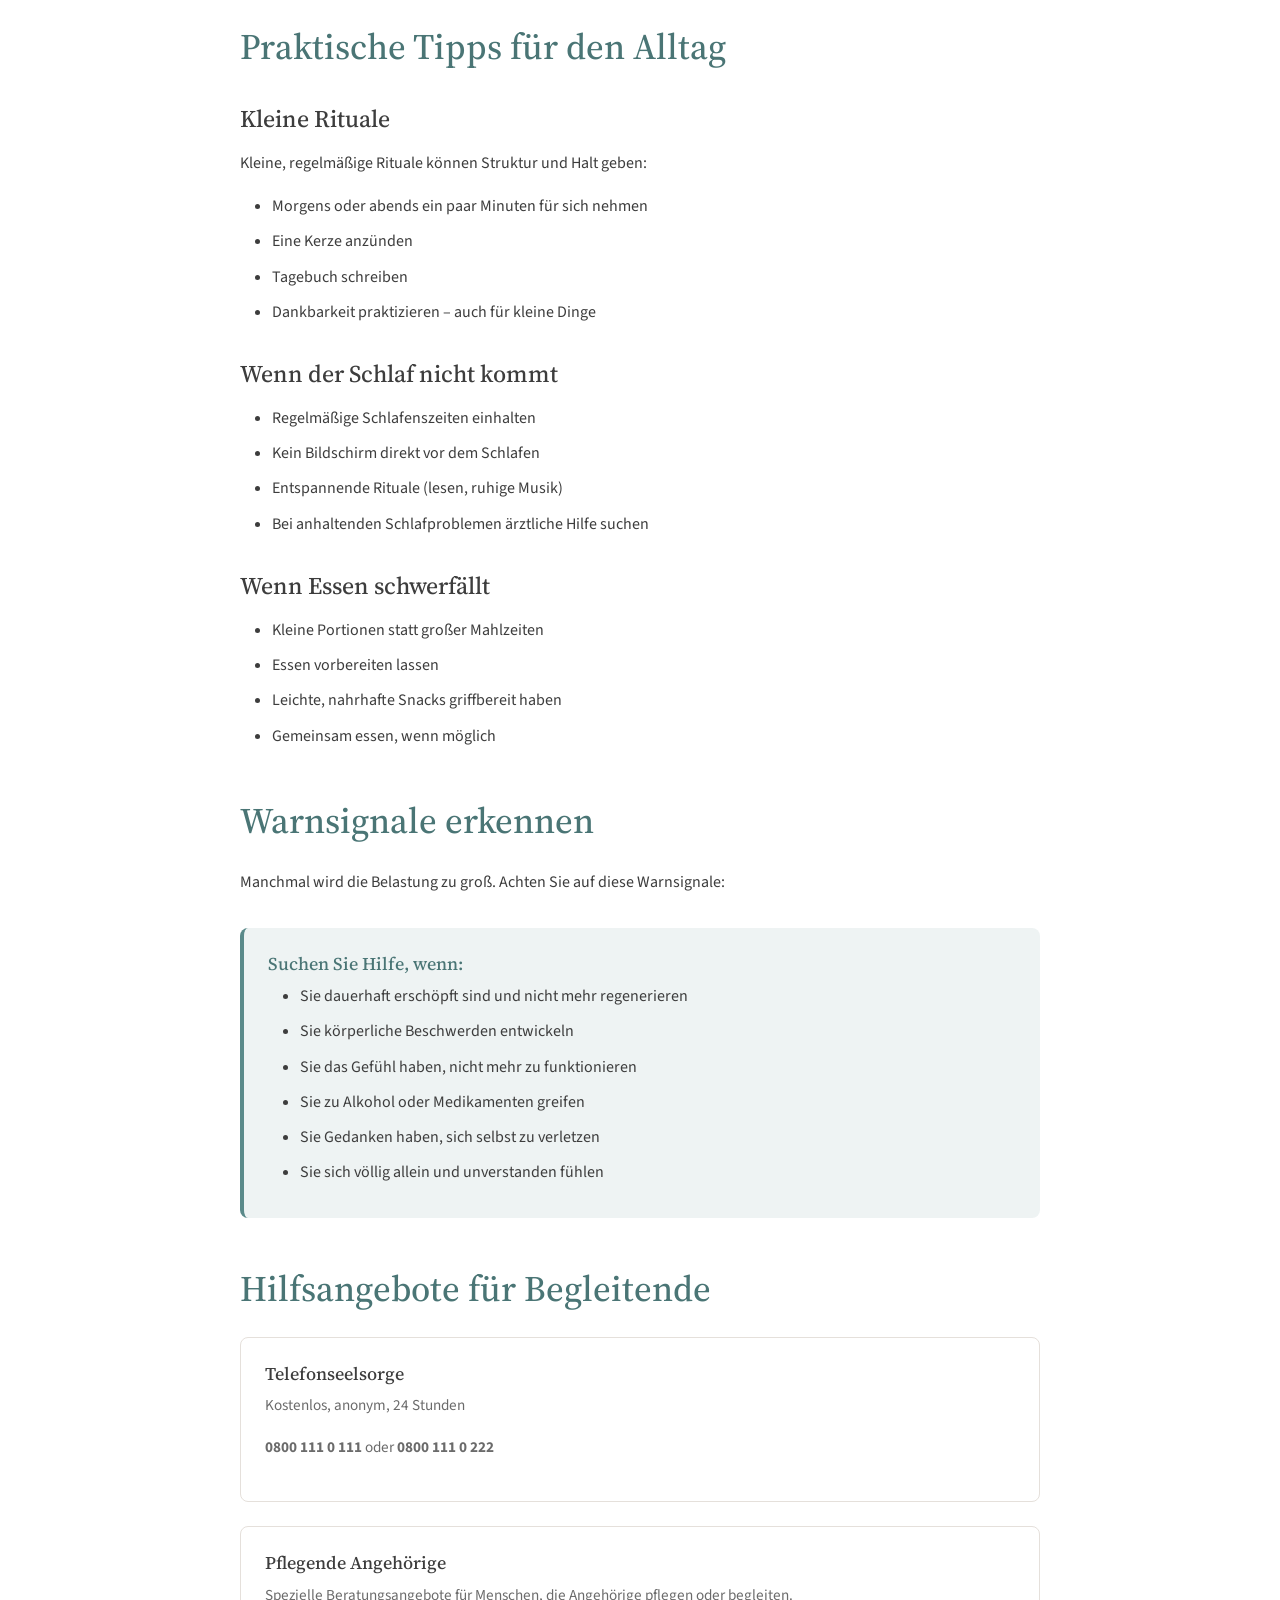
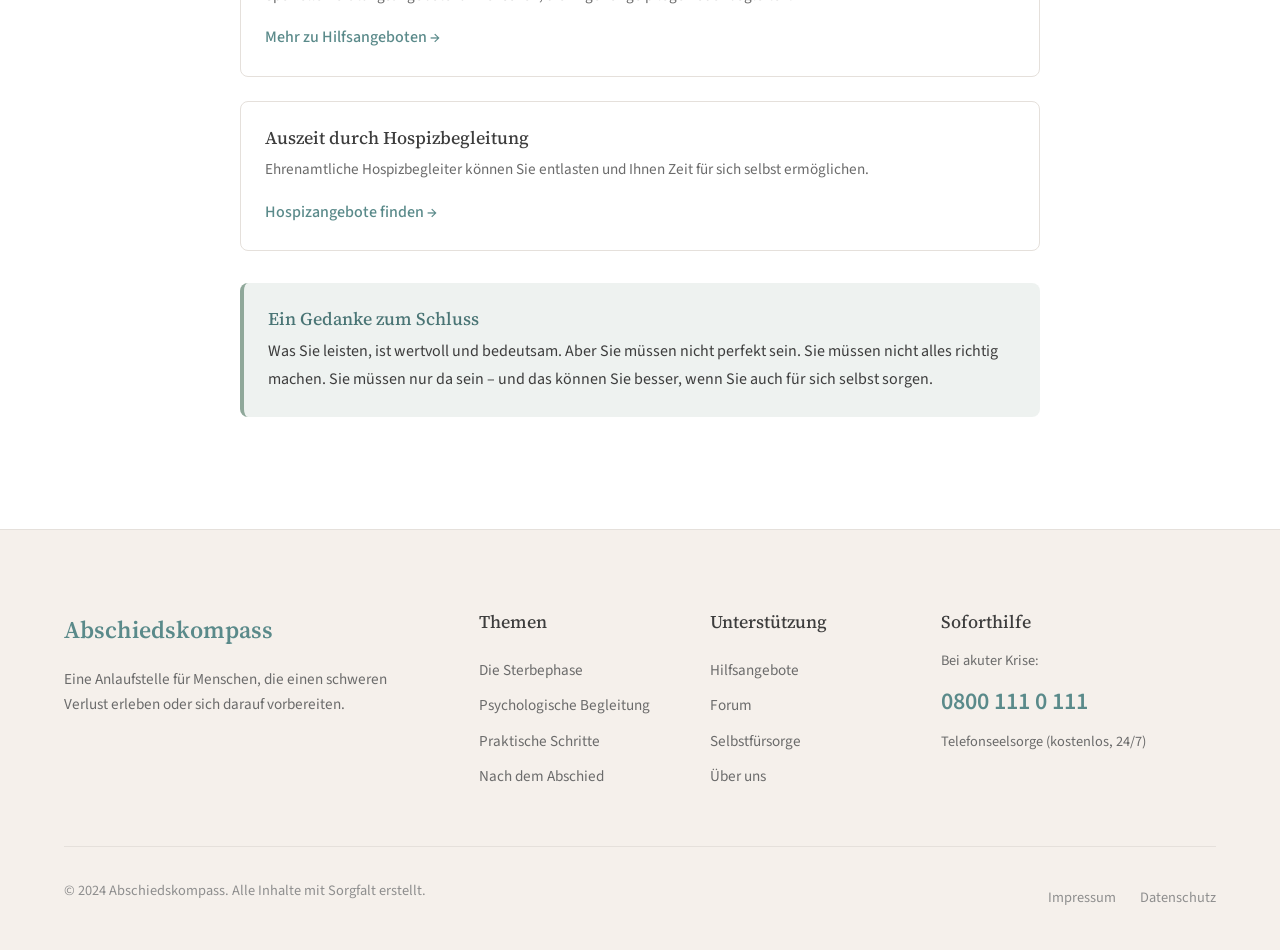
<file: pages/selbstfuersorge.html>
<!DOCTYPE html>
<html lang="de">
<head>
    <meta charset="UTF-8">
    <meta name="viewport" content="width=device-width, initial-scale=1.0">
    <title>Selbstfürsorge - Abschiedskompass</title>
    <link rel="stylesheet" href="../css/style.css">
    <link rel="preconnect" href="https://fonts.googleapis.com">
    <link rel="preconnect" href="https://fonts.gstatic.com" crossorigin>
    <link href="https://fonts.googleapis.com/css2?family=Source+Sans+3:wght@300;400;500;600&family=Source+Serif+4:wght@400;500;600&display=swap" rel="stylesheet">
</head>
<body>
    <!-- Navigation -->
    <nav class="main-nav" id="mainNav">
        <div class="nav-container">
            <a href="../index.html" class="nav-logo">
                <span class="logo-text">Abschiedskompass</span>
            </a>
            <button class="nav-toggle" id="navToggle" aria-label="Menü öffnen">
                <span></span>
                <span></span>
                <span></span>
            </button>
            <ul class="nav-menu" id="navMenu">
                <li><a href="../index.html">Start</a></li>
                <li class="dropdown">
                    <a href="#" class="dropdown-toggle active">Themen</a>
                    <ul class="dropdown-menu">
                        <li><a href="sterbephase.html">Die Sterbephase verstehen</a></li>
                        <li><a href="psychologie.html">Psychologische Begleitung</a></li>
                        <li><a href="praktisches.html">Praktische Schritte</a></li>
                        <li><a href="nach-dem-tod.html">Nach dem Abschied</a></li>
                        <li><a href="selbstfuersorge.html" class="active">Selbstfürsorge</a></li>
                    </ul>
                </li>
                <li><a href="ressourcen.html">Hilfsangebote</a></li>
                <li><a href="forum.html">Austausch</a></li>
                <li><a href="ueber-uns.html">Über uns</a></li>
            </ul>
        </div>
    </nav>

    <!-- Page Header -->
    <header class="page-header">
        <div class="container">
            <div class="breadcrumb">
                <a href="../index.html">Start</a>
                <span>›</span>
                <span>Selbstfürsorge</span>
            </div>
            <h1>Selbstfürsorge</h1>
            <p class="lead">Auf sich selbst achten, um für andere da sein zu können.</p>
        </div>
    </header>

    <!-- Page Content -->
    <main class="page-content">
        <div class="container">
            <div class="content-wrapper">
                <p>
                    Wenn Sie einen sterbenden Menschen begleiten oder um jemanden trauern,
                    konzentrieren sich Ihre Gedanken oft ganz auf den anderen.
                    Dabei können eigene Bedürfnisse in den Hintergrund treten.
                </p>
                <p>
                    Doch Sie können nur für andere da sein, wenn es Ihnen selbst einigermaßen gut geht.
                    Selbstfürsorge ist keine Selbstsucht – sie ist notwendig.
                </p>

                <div class="info-box important">
                    <h4>Sie sind wichtig</h4>
                    <p>
                        Ihre Gefühle, Ihre Bedürfnisse und Ihre Grenzen zählen.
                        Sich um sich selbst zu kümmern, ist keine Vernachlässigung des anderen –
                        es ist die Grundlage dafür, gut begleiten zu können.
                    </p>
                </div>

                <h2>Körperliche Selbstfürsorge</h2>
                <p>
                    In Zeiten von Stress und Trauer vernachlässigen wir oft die grundlegendsten Dinge.
                </p>

                <h3>Grundbedürfnisse</h3>
                <ul>
                    <li><strong>Essen:</strong> Auch wenn Sie keinen Hunger haben – versuchen Sie, regelmäßig etwas zu essen</li>
                    <li><strong>Trinken:</strong> Ausreichend Wasser und warme Getränke</li>
                    <li><strong>Schlafen:</strong> Ruhezeiten einplanen, auch wenn der Schlaf schwerfällt</li>
                    <li><strong>Frische Luft:</strong> Auch ein kurzer Spaziergang kann helfen</li>
                </ul>

                <h3>Bewegung</h3>
                <p>
                    Körperliche Aktivität kann helfen, Spannungen abzubauen und den Kopf freizubekommen:
                </p>
                <ul>
                    <li>Spaziergänge in der Natur</li>
                    <li>Sanfte Bewegung wie Yoga oder Stretching</li>
                    <li>Sport, wenn Ihnen danach ist</li>
                    <li>Auch Hausarbeit kann körperlich entlasten</li>
                </ul>

                <h3>Entspannung</h3>
                <ul>
                    <li>Tiefes, bewusstes Atmen</li>
                    <li>Ein warmes Bad</li>
                    <li>Musik hören</li>
                    <li>Eine Tasse Tee in Ruhe trinken</li>
                </ul>

                <h2>Emotionale Selbstfürsorge</h2>

                <h3>Gefühle zulassen</h3>
                <p>
                    Erlauben Sie sich, zu fühlen, was Sie fühlen. Alle Gefühle haben ihre Berechtigung:
                </p>
                <ul>
                    <li>Weinen, wenn Ihnen danach ist</li>
                    <li>Wut ausdrücken (z.B. durch Bewegung oder Schreiben)</li>
                    <li>Auch Momente der Leichtigkeit sind erlaubt</li>
                    <li>Schuldgefühle wahrnehmen, aber nicht darin versinken</li>
                </ul>

                <h3>Grenzen setzen</h3>
                <p>
                    Sie können nicht immer für alle da sein. Es ist wichtig, eigene Grenzen zu kennen und zu kommunizieren:
                </p>
                <ul>
                    <li>Nein sagen lernen</li>
                    <li>Aufgaben abgeben</li>
                    <li>Pausen einfordern</li>
                    <li>Besuche oder Telefonate begrenzen, wenn sie zu viel werden</li>
                </ul>

                <div class="info-box gentle">
                    <h4>Es ist okay...</h4>
                    <p>
                        ...nicht ständig erreichbar zu sein.<br>
                        ...auch mal an sich selbst zu denken.<br>
                        ...Hilfe anzunehmen.<br>
                        ...nicht immer stark sein zu müssen.
                    </p>
                </div>

                <h2>Soziale Unterstützung</h2>
                <p>
                    Sie müssen das nicht alleine durchstehen.
                </p>

                <h3>Unterstützung annehmen</h3>
                <ul>
                    <li>Lassen Sie andere helfen (Einkaufen, Kochen, Fahrdienste)</li>
                    <li>Teilen Sie Aufgaben in der Familie auf</li>
                    <li>Nehmen Sie professionelle Hilfe in Anspruch (Hospizbegleitung, Pflegedienst)</li>
                </ul>

                <h3>Reden</h3>
                <ul>
                    <li>Mit Freunden oder Familie über Ihre Gefühle sprechen</li>
                    <li>Selbsthilfegruppen besuchen</li>
                    <li>Professionelle Beratung in Anspruch nehmen</li>
                    <li>Die Telefonseelsorge ist rund um die Uhr erreichbar</li>
                </ul>

                <h3>Abstand nehmen</h3>
                <p>
                    Auch Pausen sind wichtig:
                </p>
                <ul>
                    <li>Sich von anderen ablösen lassen</li>
                    <li>Zeit für sich selbst einplanen</li>
                    <li>Etwas tun, das nichts mit der Situation zu tun hat</li>
                    <li>Sich erlauben, auch mal abzuschalten</li>
                </ul>

                <h2>Praktische Tipps für den Alltag</h2>

                <h3>Kleine Rituale</h3>
                <p>
                    Kleine, regelmäßige Rituale können Struktur und Halt geben:
                </p>
                <ul>
                    <li>Morgens oder abends ein paar Minuten für sich nehmen</li>
                    <li>Eine Kerze anzünden</li>
                    <li>Tagebuch schreiben</li>
                    <li>Dankbarkeit praktizieren – auch für kleine Dinge</li>
                </ul>

                <h3>Wenn der Schlaf nicht kommt</h3>
                <ul>
                    <li>Regelmäßige Schlafenszeiten einhalten</li>
                    <li>Kein Bildschirm direkt vor dem Schlafen</li>
                    <li>Entspannende Rituale (lesen, ruhige Musik)</li>
                    <li>Bei anhaltenden Schlafproblemen ärztliche Hilfe suchen</li>
                </ul>

                <h3>Wenn Essen schwerfällt</h3>
                <ul>
                    <li>Kleine Portionen statt großer Mahlzeiten</li>
                    <li>Essen vorbereiten lassen</li>
                    <li>Leichte, nahrhafte Snacks griffbereit haben</li>
                    <li>Gemeinsam essen, wenn möglich</li>
                </ul>

                <h2>Warnsignale erkennen</h2>
                <p>
                    Manchmal wird die Belastung zu groß. Achten Sie auf diese Warnsignale:
                </p>

                <div class="info-box important">
                    <h4>Suchen Sie Hilfe, wenn:</h4>
                    <ul style="margin-bottom: 0;">
                        <li>Sie dauerhaft erschöpft sind und nicht mehr regenerieren</li>
                        <li>Sie körperliche Beschwerden entwickeln</li>
                        <li>Sie das Gefühl haben, nicht mehr zu funktionieren</li>
                        <li>Sie zu Alkohol oder Medikamenten greifen</li>
                        <li>Sie Gedanken haben, sich selbst zu verletzen</li>
                        <li>Sie sich völlig allein und unverstanden fühlen</li>
                    </ul>
                </div>

                <h2>Hilfsangebote für Begleitende</h2>

                <div class="resource-card">
                    <h4>Telefonseelsorge</h4>
                    <p>Kostenlos, anonym, 24 Stunden</p>
                    <p><strong>0800 111 0 111</strong> oder <strong>0800 111 0 222</strong></p>
                </div>

                <div class="resource-card">
                    <h4>Pflegende Angehörige</h4>
                    <p>
                        Spezielle Beratungsangebote für Menschen, die Angehörige pflegen oder begleiten.
                    </p>
                    <a href="ressourcen.html">Mehr zu Hilfsangeboten →</a>
                </div>

                <div class="resource-card">
                    <h4>Auszeit durch Hospizbegleitung</h4>
                    <p>
                        Ehrenamtliche Hospizbegleiter können Sie entlasten und Ihnen
                        Zeit für sich selbst ermöglichen.
                    </p>
                    <a href="ressourcen.html">Hospizangebote finden →</a>
                </div>

                <div class="info-box gentle mt-lg">
                    <h4>Ein Gedanke zum Schluss</h4>
                    <p>
                        Was Sie leisten, ist wertvoll und bedeutsam. Aber Sie müssen nicht perfekt sein.
                        Sie müssen nicht alles richtig machen. Sie müssen nur da sein – und das können
                        Sie besser, wenn Sie auch für sich selbst sorgen.
                    </p>
                </div>
            </div>
        </div>
    </main>

    <!-- Footer -->
    <footer class="main-footer">
        <div class="container">
            <div class="footer-grid">
                <div class="footer-brand">
                    <span class="footer-logo">Abschiedskompass</span>
                    <p>Eine Anlaufstelle für Menschen, die einen schweren Verlust erleben oder sich darauf vorbereiten.</p>
                </div>
                <div class="footer-links">
                    <h4>Themen</h4>
                    <ul>
                        <li><a href="sterbephase.html">Die Sterbephase</a></li>
                        <li><a href="psychologie.html">Psychologische Begleitung</a></li>
                        <li><a href="praktisches.html">Praktische Schritte</a></li>
                        <li><a href="nach-dem-tod.html">Nach dem Abschied</a></li>
                    </ul>
                </div>
                <div class="footer-links">
                    <h4>Unterstützung</h4>
                    <ul>
                        <li><a href="ressourcen.html">Hilfsangebote</a></li>
                        <li><a href="forum.html">Forum</a></li>
                        <li><a href="selbstfuersorge.html">Selbstfürsorge</a></li>
                        <li><a href="ueber-uns.html">Über uns</a></li>
                    </ul>
                </div>
                <div class="footer-emergency">
                    <h4>Soforthilfe</h4>
                    <p>Bei akuter Krise:</p>
                    <a href="tel:08001110111" class="emergency-number">0800 111 0 111</a>
                    <p class="emergency-note">Telefonseelsorge (kostenlos, 24/7)</p>
                </div>
            </div>
            <div class="footer-bottom">
                <p>&copy; 2024 Abschiedskompass. Alle Inhalte mit Sorgfalt erstellt.</p>
                <div class="footer-legal">
                    <a href="impressum.html">Impressum</a>
                    <a href="datenschutz.html">Datenschutz</a>
                </div>
            </div>
        </div>
    </footer>

    <script src="../js/main.js"></script>
</body>
</html>
</file>
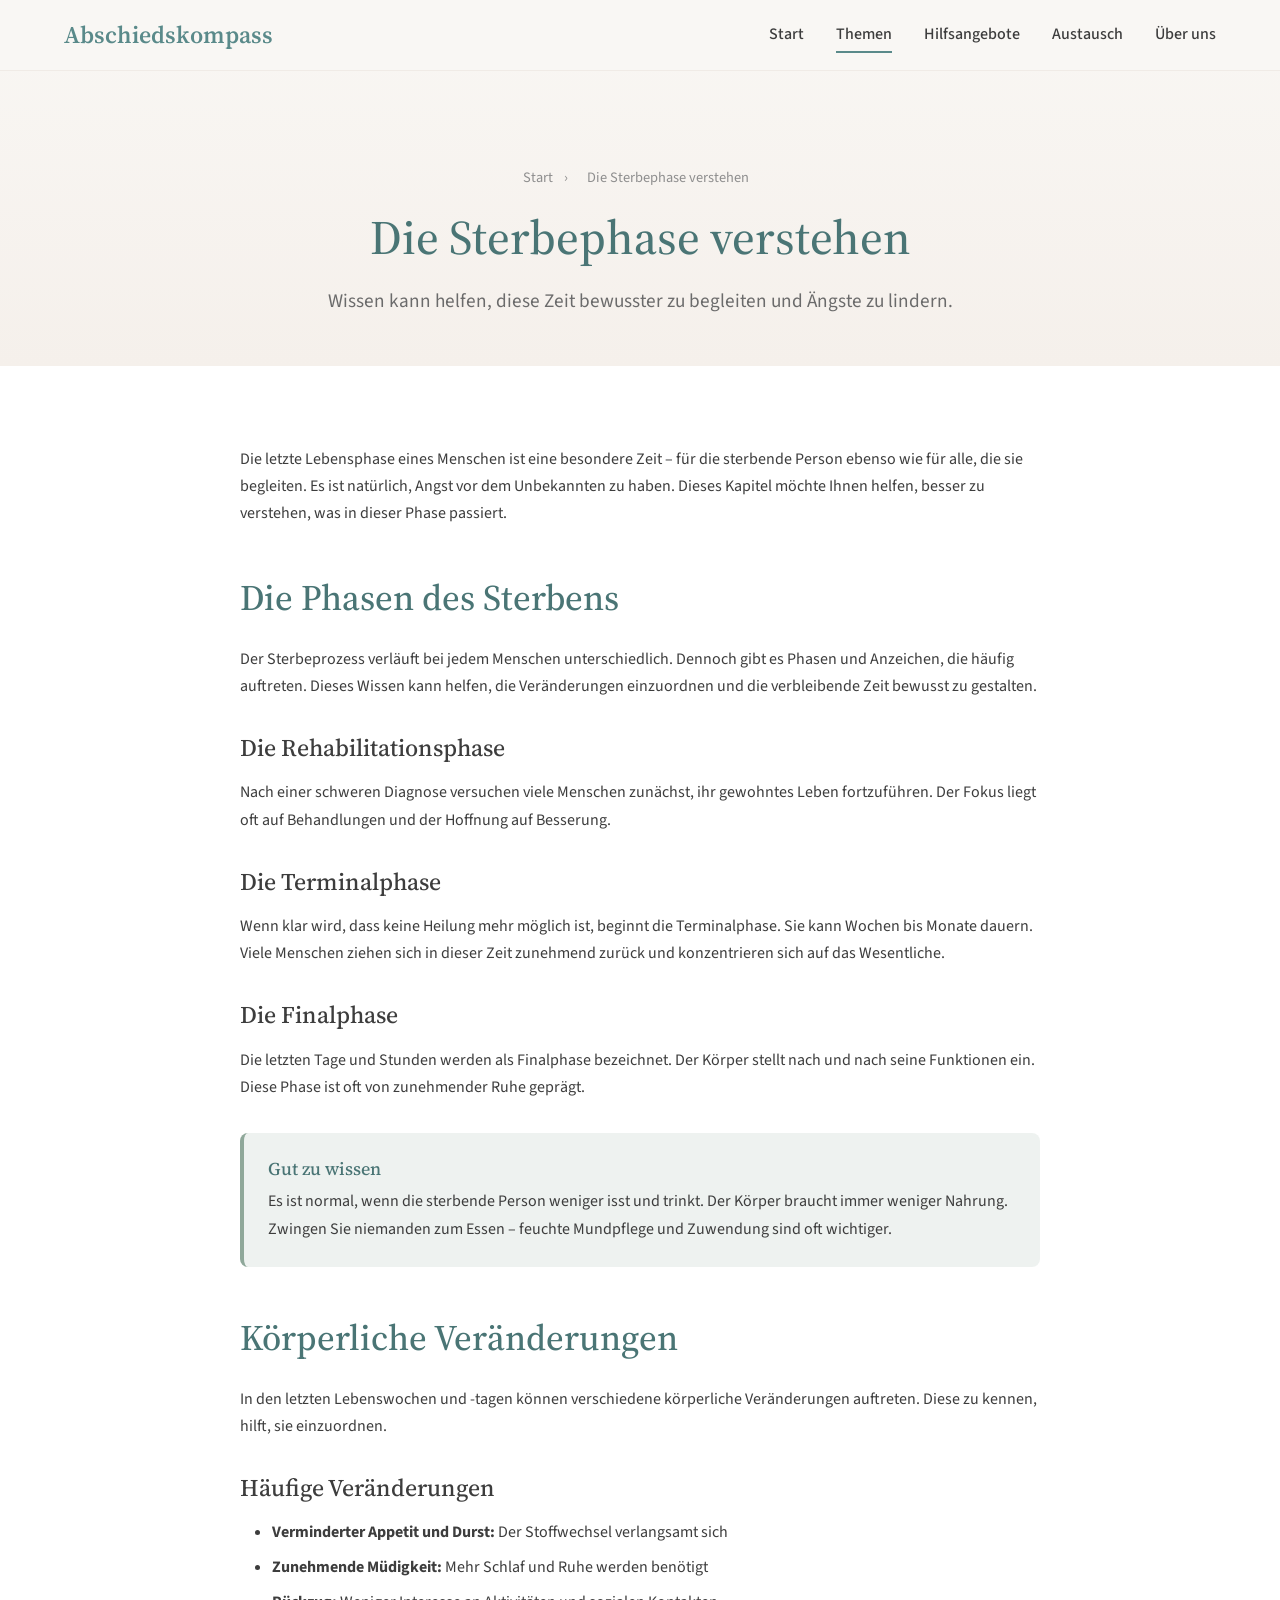
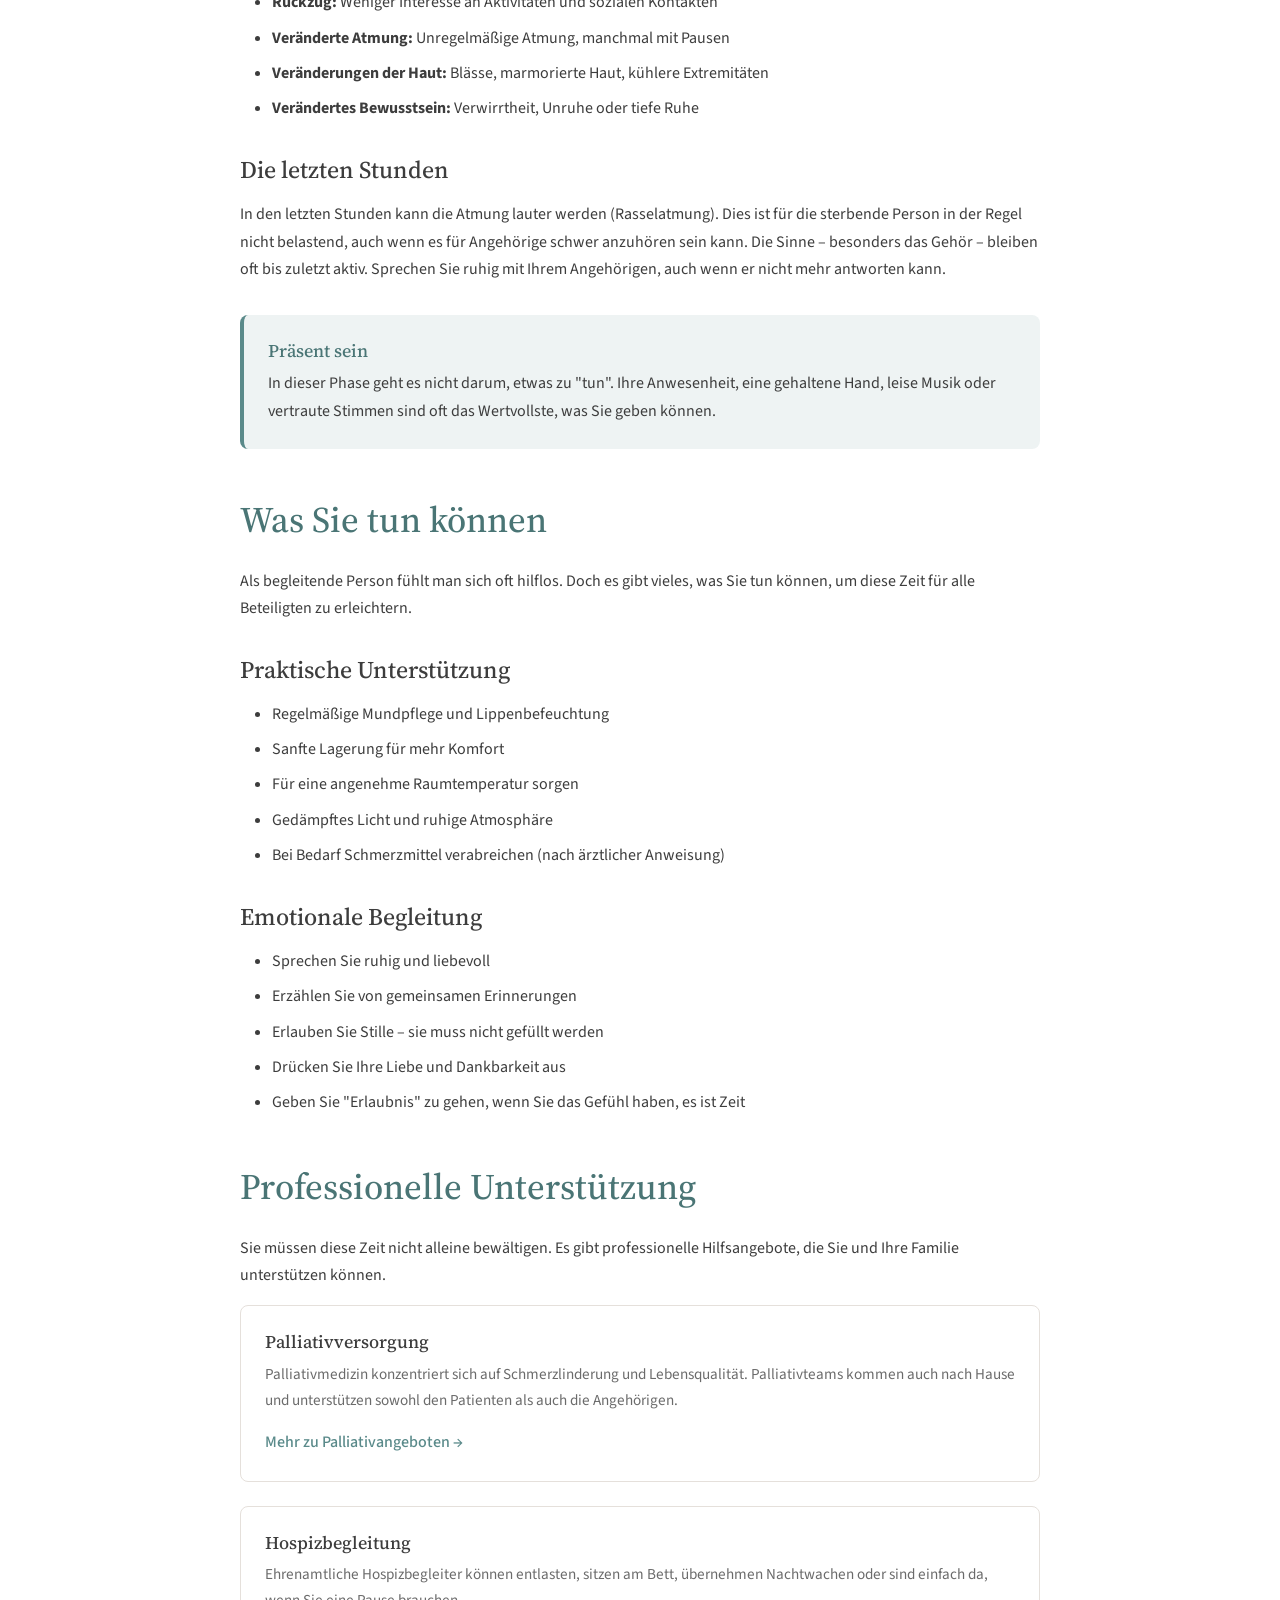
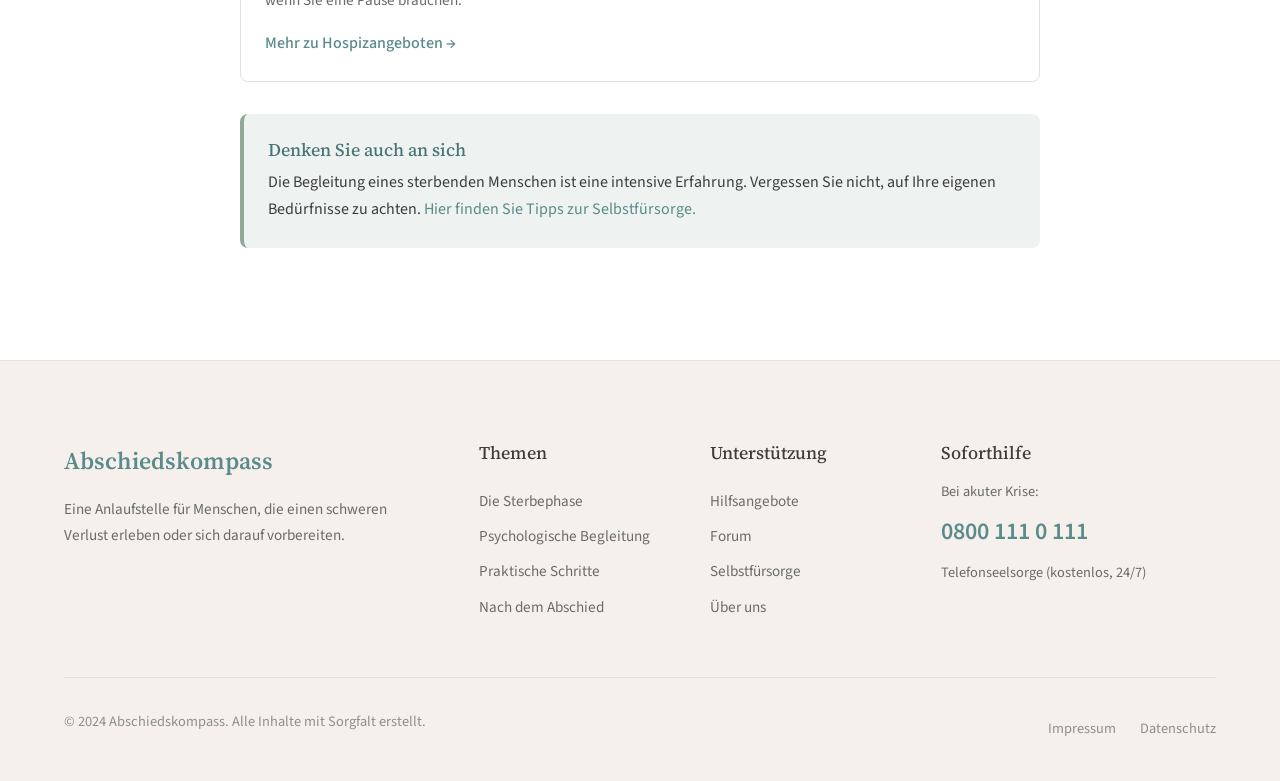
<file: pages/sterbephase.html>
<!DOCTYPE html>
<html lang="de">
<head>
    <meta charset="UTF-8">
    <meta name="viewport" content="width=device-width, initial-scale=1.0">
    <title>Die Sterbephase verstehen - Abschiedskompass</title>
    <link rel="stylesheet" href="../css/style.css">
    <link rel="preconnect" href="https://fonts.googleapis.com">
    <link rel="preconnect" href="https://fonts.gstatic.com" crossorigin>
    <link href="https://fonts.googleapis.com/css2?family=Source+Sans+3:wght@300;400;500;600&family=Source+Serif+4:wght@400;500;600&display=swap" rel="stylesheet">
</head>
<body>
    <!-- Navigation -->
    <nav class="main-nav" id="mainNav">
        <div class="nav-container">
            <a href="../index.html" class="nav-logo">
                <span class="logo-text">Abschiedskompass</span>
            </a>
            <button class="nav-toggle" id="navToggle" aria-label="Menü öffnen">
                <span></span>
                <span></span>
                <span></span>
            </button>
            <ul class="nav-menu" id="navMenu">
                <li><a href="../index.html">Start</a></li>
                <li class="dropdown">
                    <a href="#" class="dropdown-toggle active">Themen</a>
                    <ul class="dropdown-menu">
                        <li><a href="sterbephase.html" class="active">Die Sterbephase verstehen</a></li>
                        <li><a href="psychologie.html">Psychologische Begleitung</a></li>
                        <li><a href="praktisches.html">Praktische Schritte</a></li>
                        <li><a href="nach-dem-tod.html">Nach dem Abschied</a></li>
                        <li><a href="selbstfuersorge.html">Selbstfürsorge</a></li>
                    </ul>
                </li>
                <li><a href="ressourcen.html">Hilfsangebote</a></li>
                <li><a href="forum.html">Austausch</a></li>
                <li><a href="ueber-uns.html">Über uns</a></li>
            </ul>
        </div>
    </nav>

    <!-- Page Header -->
    <header class="page-header">
        <div class="container">
            <div class="breadcrumb">
                <a href="../index.html">Start</a>
                <span>›</span>
                <span>Die Sterbephase verstehen</span>
            </div>
            <h1>Die Sterbephase verstehen</h1>
            <p class="lead">Wissen kann helfen, diese Zeit bewusster zu begleiten und Ängste zu lindern.</p>
        </div>
    </header>

    <!-- Page Content -->
    <main class="page-content">
        <div class="container">
            <div class="content-wrapper">
                <p>
                    Die letzte Lebensphase eines Menschen ist eine besondere Zeit – für die sterbende Person ebenso wie
                    für alle, die sie begleiten. Es ist natürlich, Angst vor dem Unbekannten zu haben.
                    Dieses Kapitel möchte Ihnen helfen, besser zu verstehen, was in dieser Phase passiert.
                </p>

                <h2>Die Phasen des Sterbens</h2>
                <p>
                    Der Sterbeprozess verläuft bei jedem Menschen unterschiedlich. Dennoch gibt es Phasen und
                    Anzeichen, die häufig auftreten. Dieses Wissen kann helfen, die Veränderungen einzuordnen
                    und die verbleibende Zeit bewusst zu gestalten.
                </p>

                <h3>Die Rehabilitationsphase</h3>
                <p>
                    Nach einer schweren Diagnose versuchen viele Menschen zunächst, ihr gewohntes Leben
                    fortzuführen. Der Fokus liegt oft auf Behandlungen und der Hoffnung auf Besserung.
                </p>

                <h3>Die Terminalphase</h3>
                <p>
                    Wenn klar wird, dass keine Heilung mehr möglich ist, beginnt die Terminalphase.
                    Sie kann Wochen bis Monate dauern. Viele Menschen ziehen sich in dieser Zeit
                    zunehmend zurück und konzentrieren sich auf das Wesentliche.
                </p>

                <h3>Die Finalphase</h3>
                <p>
                    Die letzten Tage und Stunden werden als Finalphase bezeichnet. Der Körper stellt
                    nach und nach seine Funktionen ein. Diese Phase ist oft von zunehmender Ruhe geprägt.
                </p>

                <div class="info-box gentle">
                    <h4>Gut zu wissen</h4>
                    <p>
                        Es ist normal, wenn die sterbende Person weniger isst und trinkt.
                        Der Körper braucht immer weniger Nahrung. Zwingen Sie niemanden zum Essen –
                        feuchte Mundpflege und Zuwendung sind oft wichtiger.
                    </p>
                </div>

                <h2>Körperliche Veränderungen</h2>
                <p>
                    In den letzten Lebenswochen und -tagen können verschiedene körperliche
                    Veränderungen auftreten. Diese zu kennen, hilft, sie einzuordnen.
                </p>

                <h3>Häufige Veränderungen</h3>
                <ul>
                    <li><strong>Verminderter Appetit und Durst:</strong> Der Stoffwechsel verlangsamt sich</li>
                    <li><strong>Zunehmende Müdigkeit:</strong> Mehr Schlaf und Ruhe werden benötigt</li>
                    <li><strong>Rückzug:</strong> Weniger Interesse an Aktivitäten und sozialen Kontakten</li>
                    <li><strong>Veränderte Atmung:</strong> Unregelmäßige Atmung, manchmal mit Pausen</li>
                    <li><strong>Veränderungen der Haut:</strong> Blässe, marmorierte Haut, kühlere Extremitäten</li>
                    <li><strong>Verändertes Bewusstsein:</strong> Verwirrtheit, Unruhe oder tiefe Ruhe</li>
                </ul>

                <h3>Die letzten Stunden</h3>
                <p>
                    In den letzten Stunden kann die Atmung lauter werden (Rasselatmung).
                    Dies ist für die sterbende Person in der Regel nicht belastend, auch wenn es
                    für Angehörige schwer anzuhören sein kann. Die Sinne – besonders das Gehör –
                    bleiben oft bis zuletzt aktiv. Sprechen Sie ruhig mit Ihrem Angehörigen, auch
                    wenn er nicht mehr antworten kann.
                </p>

                <div class="info-box important">
                    <h4>Präsent sein</h4>
                    <p>
                        In dieser Phase geht es nicht darum, etwas zu "tun". Ihre Anwesenheit,
                        eine gehaltene Hand, leise Musik oder vertraute Stimmen sind oft das
                        Wertvollste, was Sie geben können.
                    </p>
                </div>

                <h2>Was Sie tun können</h2>
                <p>
                    Als begleitende Person fühlt man sich oft hilflos. Doch es gibt vieles,
                    was Sie tun können, um diese Zeit für alle Beteiligten zu erleichtern.
                </p>

                <h3>Praktische Unterstützung</h3>
                <ul>
                    <li>Regelmäßige Mundpflege und Lippenbefeuchtung</li>
                    <li>Sanfte Lagerung für mehr Komfort</li>
                    <li>Für eine angenehme Raumtemperatur sorgen</li>
                    <li>Gedämpftes Licht und ruhige Atmosphäre</li>
                    <li>Bei Bedarf Schmerzmittel verabreichen (nach ärztlicher Anweisung)</li>
                </ul>

                <h3>Emotionale Begleitung</h3>
                <ul>
                    <li>Sprechen Sie ruhig und liebevoll</li>
                    <li>Erzählen Sie von gemeinsamen Erinnerungen</li>
                    <li>Erlauben Sie Stille – sie muss nicht gefüllt werden</li>
                    <li>Drücken Sie Ihre Liebe und Dankbarkeit aus</li>
                    <li>Geben Sie "Erlaubnis" zu gehen, wenn Sie das Gefühl haben, es ist Zeit</li>
                </ul>

                <h2>Professionelle Unterstützung</h2>
                <p>
                    Sie müssen diese Zeit nicht alleine bewältigen. Es gibt professionelle
                    Hilfsangebote, die Sie und Ihre Familie unterstützen können.
                </p>

                <div class="resource-card">
                    <h4>Palliativversorgung</h4>
                    <p>
                        Palliativmedizin konzentriert sich auf Schmerzlinderung und Lebensqualität.
                        Palliativteams kommen auch nach Hause und unterstützen sowohl den Patienten
                        als auch die Angehörigen.
                    </p>
                    <a href="ressourcen.html">Mehr zu Palliativangeboten →</a>
                </div>

                <div class="resource-card">
                    <h4>Hospizbegleitung</h4>
                    <p>
                        Ehrenamtliche Hospizbegleiter können entlasten, sitzen am Bett,
                        übernehmen Nachtwachen oder sind einfach da, wenn Sie eine Pause brauchen.
                    </p>
                    <a href="ressourcen.html">Mehr zu Hospizangeboten →</a>
                </div>

                <div class="info-box gentle mt-lg">
                    <h4>Denken Sie auch an sich</h4>
                    <p>
                        Die Begleitung eines sterbenden Menschen ist eine intensive Erfahrung.
                        Vergessen Sie nicht, auf Ihre eigenen Bedürfnisse zu achten.
                        <a href="selbstfuersorge.html">Hier finden Sie Tipps zur Selbstfürsorge.</a>
                    </p>
                </div>
            </div>
        </div>
    </main>

    <!-- Footer -->
    <footer class="main-footer">
        <div class="container">
            <div class="footer-grid">
                <div class="footer-brand">
                    <span class="footer-logo">Abschiedskompass</span>
                    <p>Eine Anlaufstelle für Menschen, die einen schweren Verlust erleben oder sich darauf vorbereiten.</p>
                </div>
                <div class="footer-links">
                    <h4>Themen</h4>
                    <ul>
                        <li><a href="sterbephase.html">Die Sterbephase</a></li>
                        <li><a href="psychologie.html">Psychologische Begleitung</a></li>
                        <li><a href="praktisches.html">Praktische Schritte</a></li>
                        <li><a href="nach-dem-tod.html">Nach dem Abschied</a></li>
                    </ul>
                </div>
                <div class="footer-links">
                    <h4>Unterstützung</h4>
                    <ul>
                        <li><a href="ressourcen.html">Hilfsangebote</a></li>
                        <li><a href="forum.html">Forum</a></li>
                        <li><a href="selbstfuersorge.html">Selbstfürsorge</a></li>
                        <li><a href="ueber-uns.html">Über uns</a></li>
                    </ul>
                </div>
                <div class="footer-emergency">
                    <h4>Soforthilfe</h4>
                    <p>Bei akuter Krise:</p>
                    <a href="tel:08001110111" class="emergency-number">0800 111 0 111</a>
                    <p class="emergency-note">Telefonseelsorge (kostenlos, 24/7)</p>
                </div>
            </div>
            <div class="footer-bottom">
                <p>&copy; 2024 Abschiedskompass. Alle Inhalte mit Sorgfalt erstellt.</p>
                <div class="footer-legal">
                    <a href="impressum.html">Impressum</a>
                    <a href="datenschutz.html">Datenschutz</a>
                </div>
            </div>
        </div>
    </footer>

    <script src="../js/main.js"></script>
</body>
</html>
</file>
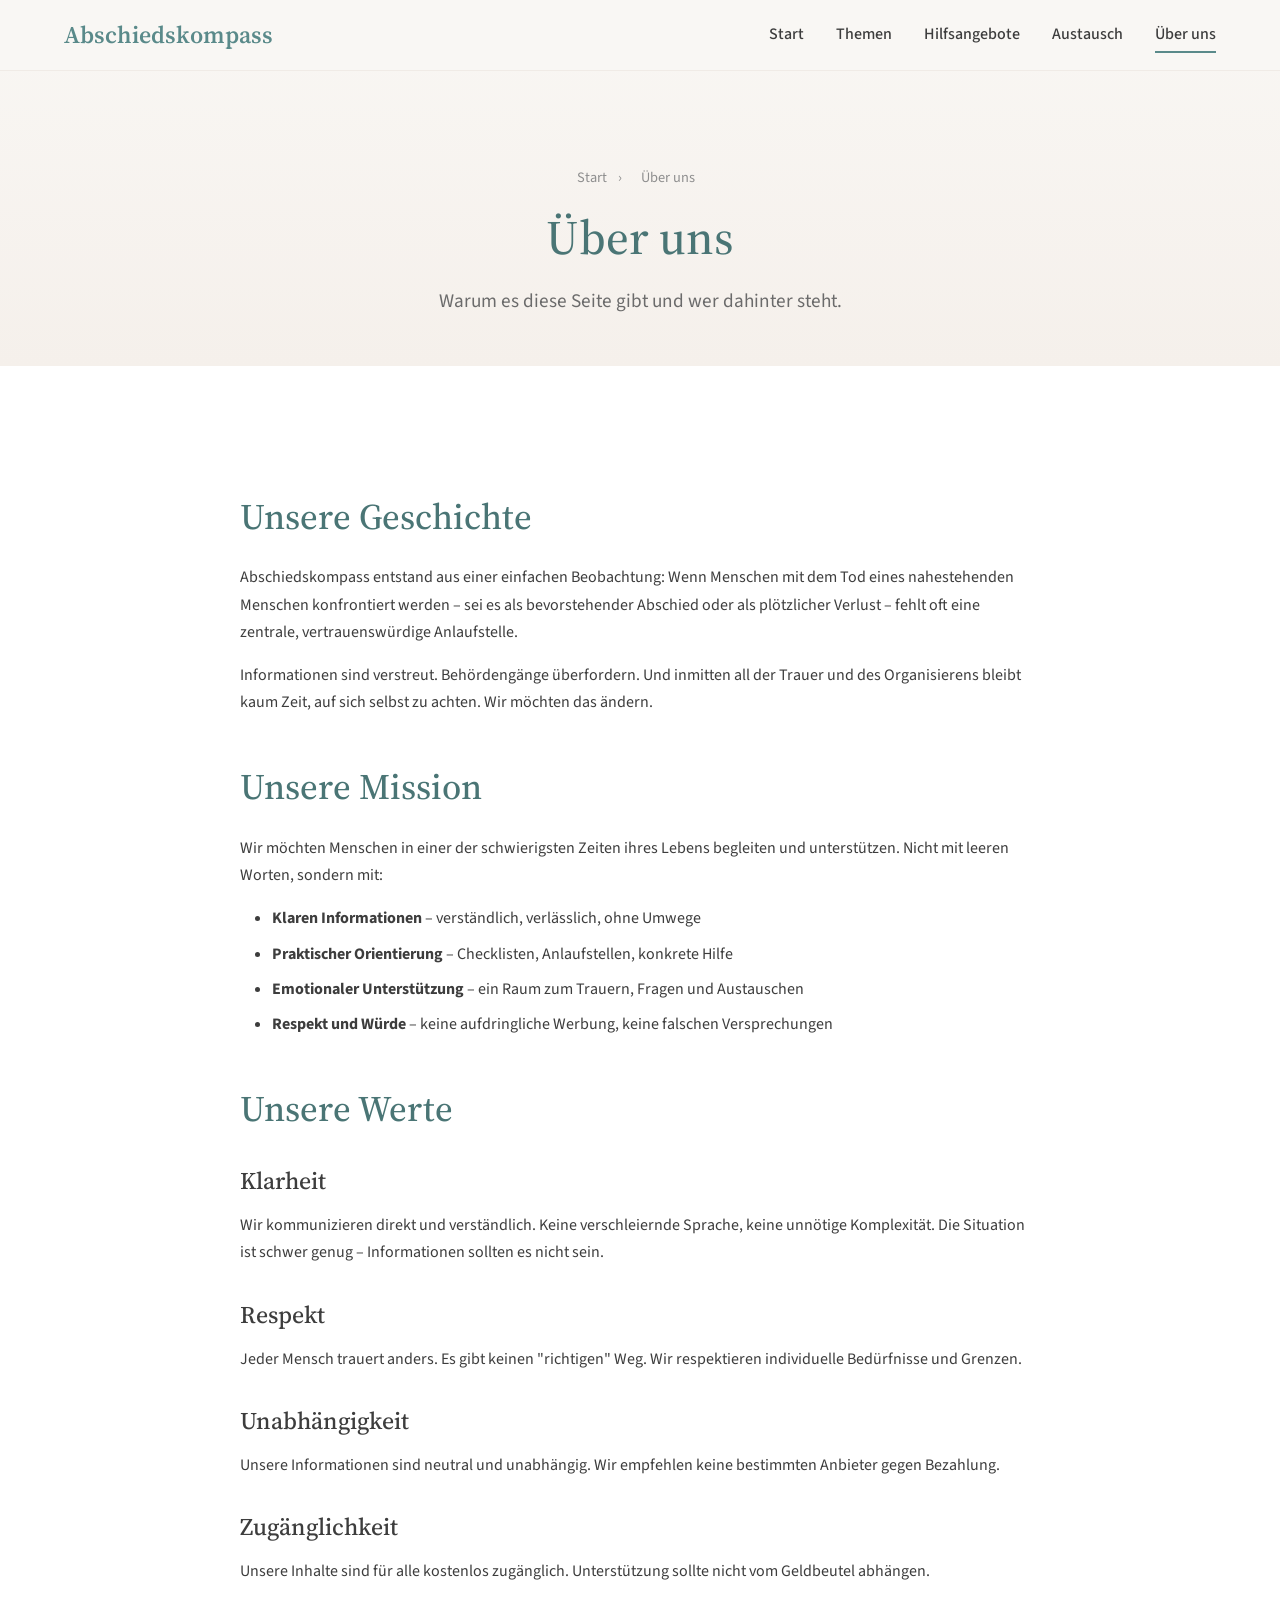
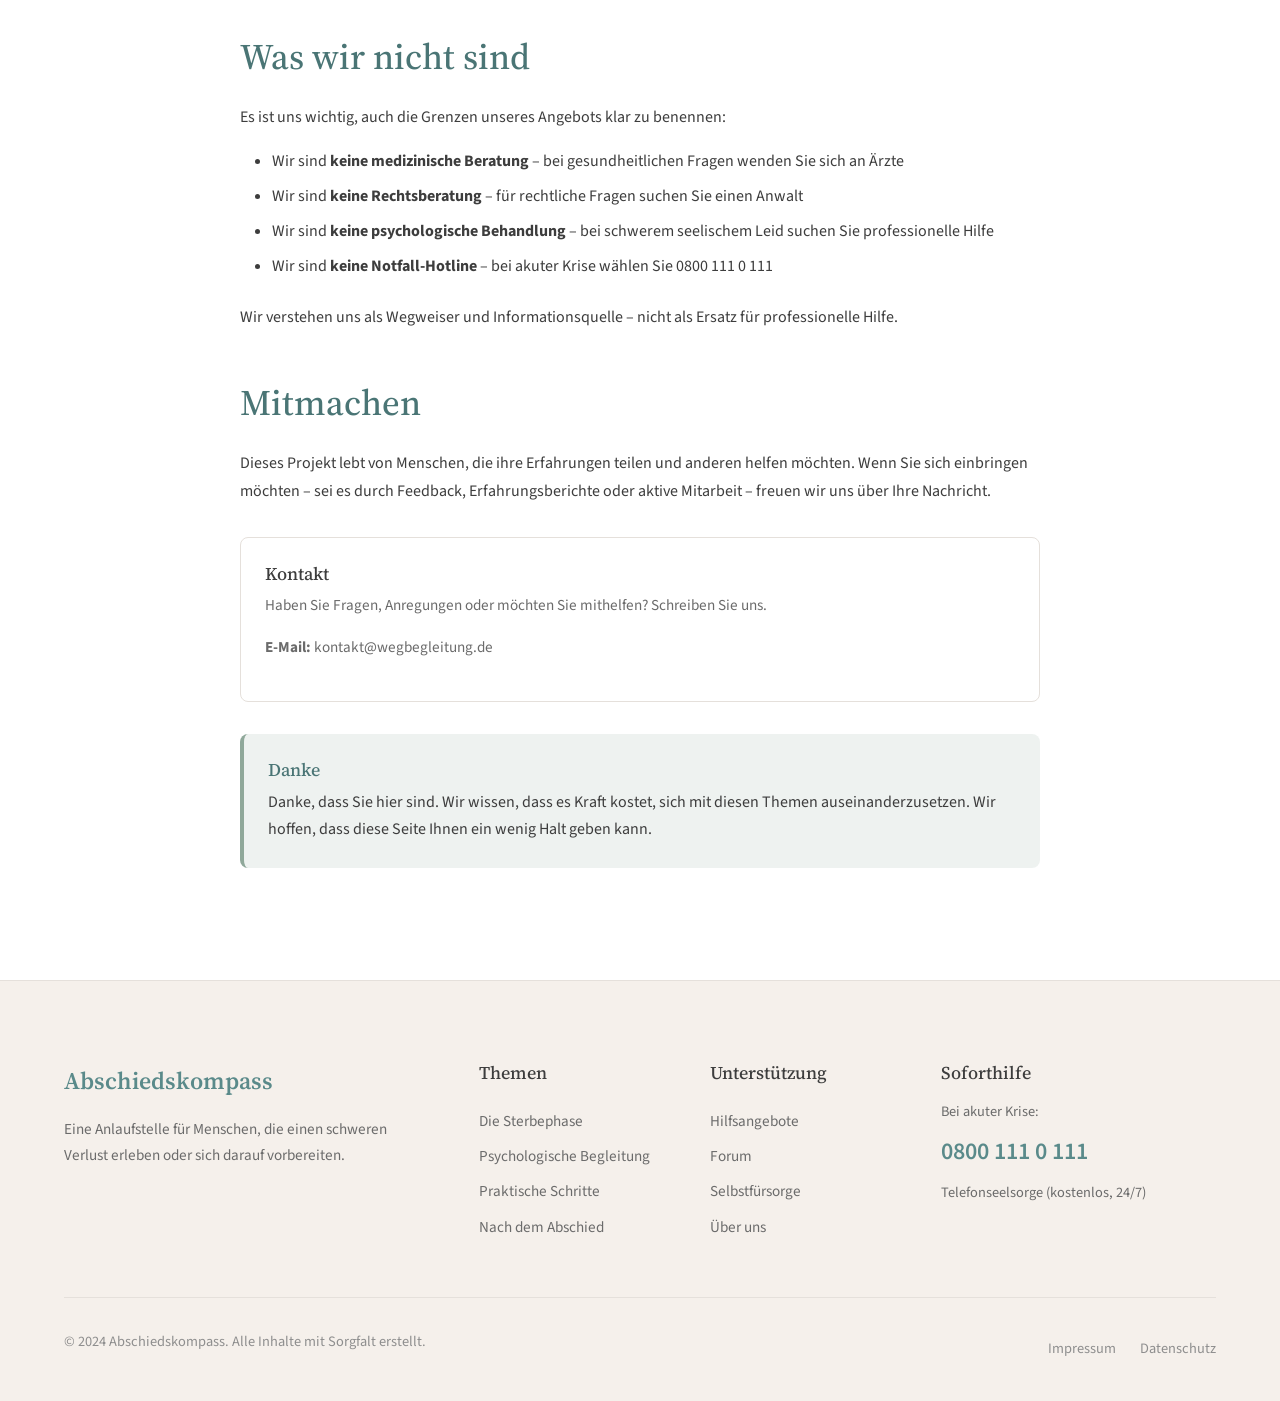
<file: pages/ueber-uns.html>
<!DOCTYPE html>
<html lang="de">
<head>
    <meta charset="UTF-8">
    <meta name="viewport" content="width=device-width, initial-scale=1.0">
    <title>Über uns - Abschiedskompass</title>
    <link rel="stylesheet" href="../css/style.css">
    <link rel="preconnect" href="https://fonts.googleapis.com">
    <link rel="preconnect" href="https://fonts.gstatic.com" crossorigin>
    <link href="https://fonts.googleapis.com/css2?family=Source+Sans+3:wght@300;400;500;600&family=Source+Serif+4:wght@400;500;600&display=swap" rel="stylesheet">
</head>
<body>
    <!-- Navigation -->
    <nav class="main-nav" id="mainNav">
        <div class="nav-container">
            <a href="../index.html" class="nav-logo">
                <span class="logo-text">Abschiedskompass</span>
            </a>
            <button class="nav-toggle" id="navToggle" aria-label="Menü öffnen">
                <span></span>
                <span></span>
                <span></span>
            </button>
            <ul class="nav-menu" id="navMenu">
                <li><a href="../index.html">Start</a></li>
                <li class="dropdown">
                    <a href="#" class="dropdown-toggle">Themen</a>
                    <ul class="dropdown-menu">
                        <li><a href="sterbephase.html">Die Sterbephase verstehen</a></li>
                        <li><a href="psychologie.html">Psychologische Begleitung</a></li>
                        <li><a href="praktisches.html">Praktische Schritte</a></li>
                        <li><a href="nach-dem-tod.html">Nach dem Abschied</a></li>
                        <li><a href="selbstfuersorge.html">Selbstfürsorge</a></li>
                    </ul>
                </li>
                <li><a href="ressourcen.html">Hilfsangebote</a></li>
                <li><a href="forum.html">Austausch</a></li>
                <li><a href="ueber-uns.html" class="active">Über uns</a></li>
            </ul>
        </div>
    </nav>

    <!-- Page Header -->
    <header class="page-header">
        <div class="container">
            <div class="breadcrumb">
                <a href="../index.html">Start</a>
                <span>›</span>
                <span>Über uns</span>
            </div>
            <h1>Über uns</h1>
            <p class="lead">Warum es diese Seite gibt und wer dahinter steht.</p>
        </div>
    </header>

    <!-- Page Content -->
    <main class="page-content">
        <div class="container">
            <div class="content-wrapper">
                <h2>Unsere Geschichte</h2>
                <p>
                    Abschiedskompass entstand aus einer einfachen Beobachtung: Wenn Menschen mit
                    dem Tod eines nahestehenden Menschen konfrontiert werden – sei es als
                    bevorstehender Abschied oder als plötzlicher Verlust – fehlt oft eine
                    zentrale, vertrauenswürdige Anlaufstelle.
                </p>
                <p>
                    Informationen sind verstreut. Behördengänge überfordern. Und inmitten
                    all der Trauer und des Organisierens bleibt kaum Zeit, auf sich selbst
                    zu achten. Wir möchten das ändern.
                </p>

                <h2>Unsere Mission</h2>
                <p>
                    Wir möchten Menschen in einer der schwierigsten Zeiten ihres Lebens
                    begleiten und unterstützen. Nicht mit leeren Worten, sondern mit:
                </p>
                <ul>
                    <li><strong>Klaren Informationen</strong> – verständlich, verlässlich, ohne Umwege</li>
                    <li><strong>Praktischer Orientierung</strong> – Checklisten, Anlaufstellen, konkrete Hilfe</li>
                    <li><strong>Emotionaler Unterstützung</strong> – ein Raum zum Trauern, Fragen und Austauschen</li>
                    <li><strong>Respekt und Würde</strong> – keine aufdringliche Werbung, keine falschen Versprechungen</li>
                </ul>

                <h2>Unsere Werte</h2>
                <h3>Klarheit</h3>
                <p>
                    Wir kommunizieren direkt und verständlich. Keine verschleiernde Sprache,
                    keine unnötige Komplexität. Die Situation ist schwer genug –
                    Informationen sollten es nicht sein.
                </p>

                <h3>Respekt</h3>
                <p>
                    Jeder Mensch trauert anders. Es gibt keinen "richtigen" Weg.
                    Wir respektieren individuelle Bedürfnisse und Grenzen.
                </p>

                <h3>Unabhängigkeit</h3>
                <p>
                    Unsere Informationen sind neutral und unabhängig.
                    Wir empfehlen keine bestimmten Anbieter gegen Bezahlung.
                </p>

                <h3>Zugänglichkeit</h3>
                <p>
                    Unsere Inhalte sind für alle kostenlos zugänglich.
                    Unterstützung sollte nicht vom Geldbeutel abhängen.
                </p>

                <h2>Was wir nicht sind</h2>
                <p>
                    Es ist uns wichtig, auch die Grenzen unseres Angebots klar zu benennen:
                </p>
                <ul>
                    <li>Wir sind <strong>keine medizinische Beratung</strong> – bei gesundheitlichen Fragen wenden Sie sich an Ärzte</li>
                    <li>Wir sind <strong>keine Rechtsberatung</strong> – für rechtliche Fragen suchen Sie einen Anwalt</li>
                    <li>Wir sind <strong>keine psychologische Behandlung</strong> – bei schwerem seelischem Leid suchen Sie professionelle Hilfe</li>
                    <li>Wir sind <strong>keine Notfall-Hotline</strong> – bei akuter Krise wählen Sie 0800 111 0 111</li>
                </ul>
                <p>
                    Wir verstehen uns als Wegweiser und Informationsquelle –
                    nicht als Ersatz für professionelle Hilfe.
                </p>

                <h2>Mitmachen</h2>
                <p>
                    Dieses Projekt lebt von Menschen, die ihre Erfahrungen teilen
                    und anderen helfen möchten. Wenn Sie sich einbringen möchten –
                    sei es durch Feedback, Erfahrungsberichte oder aktive Mitarbeit –
                    freuen wir uns über Ihre Nachricht.
                </p>

                <div class="resource-card mt-lg">
                    <h4>Kontakt</h4>
                    <p>
                        Haben Sie Fragen, Anregungen oder möchten Sie mithelfen?
                        Schreiben Sie uns.
                    </p>
                    <p><strong>E-Mail:</strong> kontakt@wegbegleitung.de</p>
                </div>

                <div class="info-box gentle mt-lg">
                    <h4>Danke</h4>
                    <p>
                        Danke, dass Sie hier sind. Wir wissen, dass es Kraft kostet,
                        sich mit diesen Themen auseinanderzusetzen.
                        Wir hoffen, dass diese Seite Ihnen ein wenig Halt geben kann.
                    </p>
                </div>
            </div>
        </div>
    </main>

    <!-- Footer -->
    <footer class="main-footer">
        <div class="container">
            <div class="footer-grid">
                <div class="footer-brand">
                    <span class="footer-logo">Abschiedskompass</span>
                    <p>Eine Anlaufstelle für Menschen, die einen schweren Verlust erleben oder sich darauf vorbereiten.</p>
                </div>
                <div class="footer-links">
                    <h4>Themen</h4>
                    <ul>
                        <li><a href="sterbephase.html">Die Sterbephase</a></li>
                        <li><a href="psychologie.html">Psychologische Begleitung</a></li>
                        <li><a href="praktisches.html">Praktische Schritte</a></li>
                        <li><a href="nach-dem-tod.html">Nach dem Abschied</a></li>
                    </ul>
                </div>
                <div class="footer-links">
                    <h4>Unterstützung</h4>
                    <ul>
                        <li><a href="ressourcen.html">Hilfsangebote</a></li>
                        <li><a href="forum.html">Forum</a></li>
                        <li><a href="selbstfuersorge.html">Selbstfürsorge</a></li>
                        <li><a href="ueber-uns.html">Über uns</a></li>
                    </ul>
                </div>
                <div class="footer-emergency">
                    <h4>Soforthilfe</h4>
                    <p>Bei akuter Krise:</p>
                    <a href="tel:08001110111" class="emergency-number">0800 111 0 111</a>
                    <p class="emergency-note">Telefonseelsorge (kostenlos, 24/7)</p>
                </div>
            </div>
            <div class="footer-bottom">
                <p>&copy; 2024 Abschiedskompass. Alle Inhalte mit Sorgfalt erstellt.</p>
                <div class="footer-legal">
                    <a href="impressum.html">Impressum</a>
                    <a href="datenschutz.html">Datenschutz</a>
                </div>
            </div>
        </div>
    </footer>

    <script src="../js/main.js"></script>
</body>
</html>
</file>
<file: css/style.css>
/* ==========================================
   Wegbegleitung - Stylesheet
   Eine beruhigende, klare Ästhetik
   ========================================== */

/* CSS Custom Properties */
:root {
    /* Colors - Warm, calming palette */
    --color-bg: #F9F7F4;
    --color-bg-warm: #F5F0EB;
    --color-bg-section: #FFFFFF;

    --color-primary: #5A8A8A;
    --color-primary-light: #7BA3A3;
    --color-primary-dark: #4A7575;

    --color-secondary: #E8E0D5;
    --color-secondary-dark: #D4C9BA;

    --color-accent: #8FA89A;
    --color-accent-light: #A8BDB0;

    --color-text: #3D3D3D;
    --color-text-light: #6B6B6B;
    --color-text-muted: #8E8E8E;

    --color-border: #E5E0DB;
    --color-border-light: #F0EBE6;

    /* Typography */
    --font-sans: 'Source Sans 3', -apple-system, BlinkMacSystemFont, sans-serif;
    --font-serif: 'Source Serif 4', Georgia, serif;

    /* Spacing */
    --spacing-xs: 0.5rem;
    --spacing-sm: 1rem;
    --spacing-md: 1.5rem;
    --spacing-lg: 2rem;
    --spacing-xl: 3rem;
    --spacing-2xl: 5rem;

    /* Border radius */
    --radius-sm: 4px;
    --radius-md: 8px;
    --radius-lg: 16px;
    --radius-xl: 24px;

    /* Shadows */
    --shadow-sm: 0 1px 3px rgba(0,0,0,0.08);
    --shadow-md: 0 4px 12px rgba(0,0,0,0.08);
    --shadow-lg: 0 8px 24px rgba(0,0,0,0.1);

    /* Transitions */
    --transition-fast: 150ms ease;
    --transition-base: 250ms ease;
    --transition-slow: 400ms ease;
}

/* Reset & Base */
*, *::before, *::after {
    box-sizing: border-box;
    margin: 0;
    padding: 0;
}

html {
    scroll-behavior: smooth;
    font-size: 16px;
}

body {
    font-family: var(--font-sans);
    font-weight: 400;
    line-height: 1.7;
    color: var(--color-text);
    background-color: var(--color-bg);
    -webkit-font-smoothing: antialiased;
    -moz-osx-font-smoothing: grayscale;
}

/* Typography */
h1, h2, h3, h4, h5, h6 {
    font-family: var(--font-serif);
    font-weight: 500;
    line-height: 1.3;
    color: var(--color-text);
}

h1 { font-size: clamp(2rem, 5vw, 3rem); }
h2 { font-size: clamp(1.5rem, 4vw, 2.25rem); }
h3 { font-size: clamp(1.25rem, 3vw, 1.5rem); }
h4 { font-size: 1.125rem; }

p {
    margin-bottom: 1em;
}

a {
    color: var(--color-primary);
    text-decoration: none;
    transition: color var(--transition-fast);
}

a:hover {
    color: var(--color-primary-dark);
}

/* Container */
.container {
    width: 100%;
    max-width: 1200px;
    margin: 0 auto;
    padding: 0 var(--spacing-md);
}

/* ==========================================
   Navigation
   ========================================== */
.main-nav {
    position: fixed;
    top: 0;
    left: 0;
    right: 0;
    z-index: 1000;
    background: rgba(249, 247, 244, 0.95);
    backdrop-filter: blur(10px);
    border-bottom: 1px solid var(--color-border-light);
    transition: box-shadow var(--transition-base);
}

.main-nav.scrolled {
    box-shadow: var(--shadow-sm);
}

.nav-container {
    max-width: 1200px;
    margin: 0 auto;
    padding: 0 var(--spacing-md);
    display: flex;
    align-items: center;
    justify-content: space-between;
    height: 70px;
}

.nav-logo {
    display: flex;
    align-items: center;
    gap: var(--spacing-xs);
}

.logo-text {
    font-family: var(--font-serif);
    font-size: 1.5rem;
    font-weight: 600;
    color: var(--color-primary);
}

.nav-menu {
    display: flex;
    align-items: center;
    gap: var(--spacing-lg);
    list-style: none;
}

.nav-menu a {
    color: var(--color-text);
    font-weight: 500;
    padding: var(--spacing-xs) 0;
    position: relative;
}

.nav-menu a::after {
    content: '';
    position: absolute;
    bottom: 0;
    left: 0;
    width: 0;
    height: 2px;
    background: var(--color-primary);
    transition: width var(--transition-base);
}

.nav-menu a:hover::after,
.nav-menu a.active::after {
    width: 100%;
}

/* Dropdown */
.dropdown {
    position: relative;
}

.dropdown-menu {
    position: absolute;
    top: 100%;
    left: 50%;
    transform: translateX(-50%) translateY(10px);
    background: white;
    border-radius: var(--radius-md);
    box-shadow: var(--shadow-lg);
    padding: var(--spacing-sm) 0;
    min-width: 220px;
    opacity: 0;
    visibility: hidden;
    transition: all var(--transition-base);
    list-style: none;
}

.dropdown:hover .dropdown-menu {
    opacity: 1;
    visibility: visible;
    transform: translateX(-50%) translateY(0);
}

.dropdown-menu li a {
    display: block;
    padding: var(--spacing-xs) var(--spacing-md);
    color: var(--color-text);
    font-size: 0.95rem;
}

.dropdown-menu li a:hover {
    background: var(--color-bg);
    color: var(--color-primary);
}

.dropdown-menu li a::after {
    display: none;
}

/* Mobile Navigation */
.nav-toggle {
    display: none;
    flex-direction: column;
    gap: 5px;
    background: none;
    border: none;
    cursor: pointer;
    padding: var(--spacing-xs);
}

.nav-toggle span {
    display: block;
    width: 24px;
    height: 2px;
    background: var(--color-text);
    transition: all var(--transition-fast);
}

@media (max-width: 768px) {
    .nav-toggle {
        display: flex;
    }

    .nav-menu {
        position: fixed;
        top: 70px;
        left: 0;
        right: 0;
        bottom: 0;
        background: var(--color-bg);
        flex-direction: column;
        padding: var(--spacing-lg);
        gap: var(--spacing-sm);
        transform: translateX(100%);
        transition: transform var(--transition-base);
    }

    .nav-menu.open {
        transform: translateX(0);
    }

    .dropdown-menu {
        position: static;
        transform: none;
        box-shadow: none;
        opacity: 1;
        visibility: visible;
        padding-left: var(--spacing-md);
        background: transparent;
    }
}

/* ==========================================
   Hero Section
   ========================================== */
.hero {
    min-height: 85vh;
    display: flex;
    flex-direction: column;
    justify-content: center;
    align-items: center;
    text-align: center;
    padding: calc(70px + var(--spacing-2xl)) var(--spacing-md) var(--spacing-2xl);
    position: relative;
    overflow: hidden;
    background: linear-gradient(180deg, var(--color-bg) 0%, var(--color-bg-warm) 100%);
}

.hero-content {
    position: relative;
    z-index: 1;
    max-width: 700px;
}

.hero h1 {
    margin-bottom: var(--spacing-md);
    color: var(--color-primary-dark);
}

.hero-subtitle {
    font-size: clamp(1.125rem, 2.5vw, 1.375rem);
    color: var(--color-text-light);
    margin-bottom: var(--spacing-xl);
    line-height: 1.6;
}

.cta-button {
    display: inline-block;
    background: var(--color-primary);
    color: white;
    padding: var(--spacing-sm) var(--spacing-lg);
    border-radius: var(--radius-xl);
    font-weight: 500;
    font-size: 1.1rem;
    transition: all var(--transition-base);
    box-shadow: var(--shadow-md);
}

.cta-button:hover {
    background: var(--color-primary-dark);
    color: white;
    transform: translateY(-2px);
    box-shadow: var(--shadow-lg);
}

/* Hero Visual Element */
.hero-visual {
    position: absolute;
    bottom: 0;
    left: 0;
    right: 0;
    height: 150px;
    overflow: hidden;
}

.gentle-wave {
    position: absolute;
    bottom: -10px;
    left: -5%;
    right: -5%;
    height: 200px;
    background: var(--color-bg-section);
    border-radius: 50% 50% 0 0;
}

/* ==========================================
   Introduction Section
   ========================================== */
.intro-section {
    padding: var(--spacing-2xl) 0;
    background: var(--color-bg-section);
}

.intro-content {
    max-width: 800px;
    margin: 0 auto;
    text-align: center;
}

.intro-content h2 {
    margin-bottom: var(--spacing-lg);
    color: var(--color-primary-dark);
}

.intro-content p {
    font-size: 1.125rem;
    color: var(--color-text-light);
}

/* ==========================================
   Questionnaire Section
   ========================================== */
.questionnaire-section {
    padding: var(--spacing-2xl) 0;
    background: var(--color-bg-warm);
}

.questionnaire-intro {
    text-align: center;
    margin-bottom: var(--spacing-xl);
}

.questionnaire-intro h2 {
    margin-bottom: var(--spacing-sm);
    color: var(--color-primary-dark);
}

.questionnaire-intro p {
    color: var(--color-text-light);
    font-size: 1.1rem;
}

.questionnaire-container {
    max-width: 700px;
    margin: 0 auto;
}

.questionnaire {
    background: white;
    border-radius: var(--radius-lg);
    padding: var(--spacing-xl);
    box-shadow: var(--shadow-md);
}

.question-step {
    display: none;
}

.question-step.active {
    display: block;
    animation: fadeIn var(--transition-slow);
}

@keyframes fadeIn {
    from { opacity: 0; transform: translateY(10px); }
    to { opacity: 1; transform: translateY(0); }
}

.step-indicator {
    text-align: center;
    color: var(--color-text-muted);
    font-size: 0.9rem;
    margin-bottom: var(--spacing-md);
}

.step-indicator .current {
    color: var(--color-primary);
    font-weight: 600;
}

.question-step h3 {
    text-align: center;
    margin-bottom: var(--spacing-lg);
    font-size: 1.35rem;
}

.question-hint {
    text-align: center;
    color: var(--color-text-muted);
    font-size: 0.9rem;
    margin-top: calc(-1 * var(--spacing-sm));
    margin-bottom: var(--spacing-md);
}

/* Option Cards (for Step 1) */
.options-grid {
    display: grid;
    grid-template-columns: repeat(2, 1fr);
    gap: var(--spacing-md);
}

@media (max-width: 600px) {
    .options-grid {
        grid-template-columns: 1fr;
    }
}

.option-card {
    cursor: pointer;
}

.option-card input {
    position: absolute;
    opacity: 0;
    pointer-events: none;
}

.option-content {
    display: flex;
    flex-direction: column;
    align-items: center;
    text-align: center;
    padding: var(--spacing-lg);
    border: 2px solid var(--color-border);
    border-radius: var(--radius-lg);
    transition: all var(--transition-base);
}

.option-card:hover .option-content {
    border-color: var(--color-primary-light);
    background: var(--color-bg);
}

.option-card input:checked + .option-content {
    border-color: var(--color-primary);
    background: rgba(90, 138, 138, 0.08);
}

.option-icon {
    width: 48px;
    height: 48px;
    margin-bottom: var(--spacing-sm);
    color: var(--color-primary);
}

.option-icon svg {
    width: 100%;
    height: 100%;
}

.option-title {
    font-weight: 600;
    margin-bottom: var(--spacing-xs);
    color: var(--color-text);
}

.option-desc {
    font-size: 0.9rem;
    color: var(--color-text-muted);
    line-height: 1.4;
}

/* Option List (for other steps) */
.options-list {
    display: flex;
    flex-direction: column;
    gap: var(--spacing-sm);
}

.option-item {
    display: flex;
    align-items: center;
    gap: var(--spacing-sm);
    padding: var(--spacing-sm) var(--spacing-md);
    border: 2px solid var(--color-border);
    border-radius: var(--radius-md);
    cursor: pointer;
    transition: all var(--transition-base);
}

.option-item:hover {
    border-color: var(--color-primary-light);
    background: var(--color-bg);
}

.option-item input {
    width: 20px;
    height: 20px;
    accent-color: var(--color-primary);
}

.option-item input:checked ~ span {
    color: var(--color-primary-dark);
    font-weight: 500;
}

.option-item span {
    flex: 1;
    color: var(--color-text);
}

/* Questionnaire Navigation */
.questionnaire-nav {
    display: flex;
    justify-content: space-between;
    margin-top: var(--spacing-xl);
    padding-top: var(--spacing-lg);
    border-top: 1px solid var(--color-border-light);
}

.btn-prev, .btn-next, .btn-submit {
    padding: var(--spacing-sm) var(--spacing-lg);
    border-radius: var(--radius-md);
    font-weight: 500;
    font-size: 1rem;
    cursor: pointer;
    transition: all var(--transition-base);
    border: none;
}

.btn-prev {
    background: transparent;
    color: var(--color-text-light);
    border: 1px solid var(--color-border);
}

.btn-prev:hover:not(:disabled) {
    background: var(--color-bg);
    color: var(--color-text);
}

.btn-prev:disabled {
    opacity: 0.5;
    cursor: not-allowed;
}

.btn-next, .btn-submit {
    background: var(--color-primary);
    color: white;
}

.btn-next:hover, .btn-submit:hover {
    background: var(--color-primary-dark);
}

/* Questionnaire Results */
.questionnaire-results {
    background: white;
    border-radius: var(--radius-lg);
    padding: var(--spacing-xl);
    box-shadow: var(--shadow-md);
}

.questionnaire-results h3 {
    text-align: center;
    margin-bottom: var(--spacing-lg);
    color: var(--color-primary-dark);
}

.results-content {
    display: flex;
    flex-direction: column;
    gap: var(--spacing-md);
}

.result-card {
    display: flex;
    gap: var(--spacing-md);
    padding: var(--spacing-md);
    background: var(--color-bg);
    border-radius: var(--radius-md);
    border-left: 4px solid var(--color-primary);
    transition: all var(--transition-base);
}

.result-card:hover {
    background: var(--color-bg-warm);
    transform: translateX(4px);
}

.result-card .result-icon {
    width: 40px;
    height: 40px;
    color: var(--color-primary);
    flex-shrink: 0;
}

.result-card .result-text h4 {
    margin-bottom: var(--spacing-xs);
}

.result-card .result-text p {
    font-size: 0.95rem;
    color: var(--color-text-light);
    margin: 0;
}

.result-card .result-text a {
    display: inline-block;
    margin-top: var(--spacing-xs);
    font-weight: 500;
}

.btn-restart {
    display: block;
    margin: var(--spacing-lg) auto 0;
    padding: var(--spacing-sm) var(--spacing-lg);
    background: transparent;
    color: var(--color-text-light);
    border: 1px solid var(--color-border);
    border-radius: var(--radius-md);
    cursor: pointer;
    transition: all var(--transition-base);
}

.btn-restart:hover {
    background: var(--color-bg);
    color: var(--color-text);
}

/* ==========================================
   Topics Section
   ========================================== */
.topics-section {
    padding: var(--spacing-2xl) 0;
    background: var(--color-bg-section);
}

.topics-section h2 {
    text-align: center;
    margin-bottom: var(--spacing-sm);
    color: var(--color-primary-dark);
}

.section-intro {
    text-align: center;
    color: var(--color-text-muted);
    margin-bottom: var(--spacing-xl);
}

.topics-grid {
    display: grid;
    grid-template-columns: repeat(3, 1fr);
    gap: var(--spacing-lg);
}

@media (max-width: 900px) {
    .topics-grid {
        grid-template-columns: repeat(2, 1fr);
    }
}

@media (max-width: 600px) {
    .topics-grid {
        grid-template-columns: 1fr;
    }
}

.topic-card {
    display: block;
    padding: var(--spacing-lg);
    background: white;
    border-radius: var(--radius-lg);
    border: 1px solid var(--color-border-light);
    transition: all var(--transition-base);
}

.topic-card:hover {
    transform: translateY(-4px);
    box-shadow: var(--shadow-lg);
    border-color: var(--color-primary-light);
}

.topic-icon {
    width: 48px;
    height: 48px;
    margin-bottom: var(--spacing-md);
    color: var(--color-primary);
}

.topic-icon svg {
    width: 100%;
    height: 100%;
}

.topic-card h3 {
    margin-bottom: var(--spacing-sm);
    font-size: 1.2rem;
    color: var(--color-text);
    transition: color var(--transition-fast);
}

.topic-card:hover h3 {
    color: var(--color-primary);
}

.topic-card p {
    font-size: 0.95rem;
    color: var(--color-text-light);
    margin: 0;
    line-height: 1.5;
}

/* ==========================================
   Support Banner
   ========================================== */
.support-banner {
    padding: var(--spacing-xl) 0;
    background: linear-gradient(135deg, var(--color-primary) 0%, var(--color-primary-dark) 100%);
}

.banner-content {
    display: flex;
    align-items: center;
    justify-content: space-between;
    gap: var(--spacing-lg);
}

@media (max-width: 768px) {
    .banner-content {
        flex-direction: column;
        text-align: center;
    }
}

.banner-text h2 {
    color: white;
    margin-bottom: var(--spacing-xs);
}

.banner-text p {
    color: rgba(255, 255, 255, 0.9);
    margin: 0;
}

.chat-trigger {
    display: flex;
    align-items: center;
    gap: var(--spacing-sm);
    padding: var(--spacing-sm) var(--spacing-lg);
    background: white;
    color: var(--color-primary);
    border: none;
    border-radius: var(--radius-xl);
    font-weight: 600;
    font-size: 1rem;
    cursor: pointer;
    transition: all var(--transition-base);
    white-space: nowrap;
}

.chat-trigger svg {
    width: 24px;
    height: 24px;
}

.chat-trigger:hover {
    transform: scale(1.05);
    box-shadow: var(--shadow-lg);
}

/* ==========================================
   Community Section
   ========================================== */
.community-section {
    padding: var(--spacing-2xl) 0;
    background: var(--color-bg);
}

.community-content {
    display: grid;
    grid-template-columns: 1fr 1fr;
    gap: var(--spacing-2xl);
    align-items: center;
}

@media (max-width: 768px) {
    .community-content {
        grid-template-columns: 1fr;
        text-align: center;
    }
}

.community-text h2 {
    margin-bottom: var(--spacing-md);
    color: var(--color-primary-dark);
}

.community-text p {
    color: var(--color-text-light);
    margin-bottom: var(--spacing-lg);
}

.btn-secondary {
    display: inline-block;
    padding: var(--spacing-sm) var(--spacing-lg);
    background: transparent;
    color: var(--color-primary);
    border: 2px solid var(--color-primary);
    border-radius: var(--radius-xl);
    font-weight: 500;
    transition: all var(--transition-base);
}

.btn-secondary:hover {
    background: var(--color-primary);
    color: white;
}

/* Visual Circles */
.community-visual {
    display: flex;
    justify-content: center;
    align-items: center;
}

.visual-circles {
    position: relative;
    width: 200px;
    height: 200px;
}

.circle {
    position: absolute;
    border-radius: 50%;
    opacity: 0.6;
}

.c1 {
    width: 120px;
    height: 120px;
    background: var(--color-primary-light);
    top: 0;
    left: 20%;
}

.c2 {
    width: 100px;
    height: 100px;
    background: var(--color-accent);
    bottom: 10%;
    left: 0;
}

.c3 {
    width: 80px;
    height: 80px;
    background: var(--color-secondary-dark);
    bottom: 20%;
    right: 10%;
}

/* ==========================================
   Footer
   ========================================== */
.main-footer {
    background: var(--color-bg-warm);
    padding: var(--spacing-2xl) 0 var(--spacing-lg);
    border-top: 1px solid var(--color-border);
}

.footer-grid {
    display: grid;
    grid-template-columns: 2fr 1fr 1fr 1.5fr;
    gap: var(--spacing-xl);
    margin-bottom: var(--spacing-xl);
}

@media (max-width: 900px) {
    .footer-grid {
        grid-template-columns: 1fr 1fr;
    }
}

@media (max-width: 600px) {
    .footer-grid {
        grid-template-columns: 1fr;
    }
}

.footer-logo {
    font-family: var(--font-serif);
    font-size: 1.5rem;
    font-weight: 600;
    color: var(--color-primary);
    display: block;
    margin-bottom: var(--spacing-sm);
}

.footer-brand p {
    color: var(--color-text-light);
    font-size: 0.95rem;
}

.footer-links h4 {
    margin-bottom: var(--spacing-md);
    color: var(--color-text);
}

.footer-links ul {
    list-style: none;
}

.footer-links li {
    margin-bottom: var(--spacing-xs);
}

.footer-links a {
    color: var(--color-text-light);
    font-size: 0.95rem;
}

.footer-links a:hover {
    color: var(--color-primary);
}

.footer-emergency h4 {
    margin-bottom: var(--spacing-sm);
    color: var(--color-text);
}

.footer-emergency p {
    color: var(--color-text-light);
    font-size: 0.9rem;
    margin-bottom: var(--spacing-xs);
}

.emergency-number {
    display: inline-block;
    font-size: 1.5rem;
    font-weight: 600;
    color: var(--color-primary);
    margin-bottom: var(--spacing-xs);
}

.emergency-note {
    font-size: 0.85rem;
    color: var(--color-text-muted);
}

.footer-bottom {
    display: flex;
    justify-content: space-between;
    align-items: center;
    padding-top: var(--spacing-lg);
    border-top: 1px solid var(--color-border);
    font-size: 0.9rem;
    color: var(--color-text-muted);
}

@media (max-width: 600px) {
    .footer-bottom {
        flex-direction: column;
        gap: var(--spacing-sm);
        text-align: center;
    }
}

.footer-legal {
    display: flex;
    gap: var(--spacing-md);
}

.footer-legal a {
    color: var(--color-text-muted);
}

.footer-legal a:hover {
    color: var(--color-primary);
}

/* ==========================================
   Chat Widget
   ========================================== */
.chat-widget {
    position: fixed;
    bottom: var(--spacing-lg);
    right: var(--spacing-lg);
    width: 380px;
    max-width: calc(100vw - 2rem);
    background: white;
    border-radius: var(--radius-lg);
    box-shadow: var(--shadow-lg);
    display: flex;
    flex-direction: column;
    max-height: 500px;
    transform: translateY(120%);
    opacity: 0;
    visibility: hidden;
    transition: all var(--transition-base);
    z-index: 1001;
}

.chat-widget.open {
    transform: translateY(0);
    opacity: 1;
    visibility: visible;
}

.chat-header {
    display: flex;
    justify-content: space-between;
    align-items: center;
    padding: var(--spacing-md);
    background: var(--color-primary);
    color: white;
    border-radius: var(--radius-lg) var(--radius-lg) 0 0;
    font-weight: 500;
}

.chat-close {
    background: none;
    border: none;
    color: white;
    font-size: 1.5rem;
    cursor: pointer;
    padding: 0;
    line-height: 1;
    opacity: 0.8;
    transition: opacity var(--transition-fast);
}

.chat-close:hover {
    opacity: 1;
}

.chat-messages {
    flex: 1;
    overflow-y: auto;
    padding: var(--spacing-md);
    display: flex;
    flex-direction: column;
    gap: var(--spacing-sm);
    min-height: 300px;
}

.chat-message {
    max-width: 85%;
    padding: var(--spacing-sm) var(--spacing-md);
    border-radius: var(--radius-md);
    line-height: 1.5;
}

.chat-message.bot {
    background: var(--color-bg);
    color: var(--color-text);
    align-self: flex-start;
    border-bottom-left-radius: var(--radius-sm);
}

.chat-message.user {
    background: var(--color-primary);
    color: white;
    align-self: flex-end;
    border-bottom-right-radius: var(--radius-sm);
}

.chat-message p {
    margin: 0;
    font-size: 0.95rem;
}

.chat-input-area {
    display: flex;
    gap: var(--spacing-sm);
    padding: var(--spacing-md);
    border-top: 1px solid var(--color-border-light);
}

#chatInput {
    flex: 1;
    padding: var(--spacing-sm) var(--spacing-md);
    border: 1px solid var(--color-border);
    border-radius: var(--radius-md);
    font-size: 0.95rem;
    outline: none;
    transition: border-color var(--transition-fast);
}

#chatInput:focus {
    border-color: var(--color-primary);
}

#sendMessage {
    width: 44px;
    height: 44px;
    background: var(--color-primary);
    color: white;
    border: none;
    border-radius: var(--radius-md);
    cursor: pointer;
    display: flex;
    align-items: center;
    justify-content: center;
    transition: background var(--transition-fast);
}

#sendMessage:hover {
    background: var(--color-primary-dark);
}

#sendMessage svg {
    width: 20px;
    height: 20px;
}

/* ==========================================
   Page Templates
   ========================================== */
.page-header {
    padding: calc(70px + var(--spacing-2xl)) var(--spacing-md) var(--spacing-xl);
    background: linear-gradient(180deg, var(--color-bg) 0%, var(--color-bg-warm) 100%);
    text-align: center;
}

.page-header h1 {
    color: var(--color-primary-dark);
    margin-bottom: var(--spacing-sm);
}

.page-header .lead {
    font-size: 1.2rem;
    color: var(--color-text-light);
    max-width: 700px;
    margin: 0 auto;
}

.page-content {
    padding: var(--spacing-2xl) 0;
    background: var(--color-bg-section);
}

.content-wrapper {
    max-width: 800px;
    margin: 0 auto;
}

.content-wrapper h2 {
    margin-top: var(--spacing-xl);
    margin-bottom: var(--spacing-md);
    color: var(--color-primary-dark);
}

.content-wrapper h3 {
    margin-top: var(--spacing-lg);
    margin-bottom: var(--spacing-sm);
}

.content-wrapper p {
    color: var(--color-text);
}

.content-wrapper ul, .content-wrapper ol {
    margin-left: var(--spacing-lg);
    margin-bottom: var(--spacing-md);
    color: var(--color-text);
}

.content-wrapper li {
    margin-bottom: var(--spacing-xs);
}

/* Info Boxes */
.info-box {
    padding: var(--spacing-md);
    border-radius: var(--radius-md);
    margin: var(--spacing-lg) 0;
}

.info-box.gentle {
    background: rgba(143, 168, 154, 0.15);
    border-left: 4px solid var(--color-accent);
}

.info-box.important {
    background: rgba(90, 138, 138, 0.1);
    border-left: 4px solid var(--color-primary);
}

.info-box h4 {
    margin-bottom: var(--spacing-xs);
    color: var(--color-primary-dark);
}

.info-box p:last-child {
    margin-bottom: 0;
}

/* Cards for resources */
.resource-card {
    background: white;
    border: 1px solid var(--color-border);
    border-radius: var(--radius-md);
    padding: var(--spacing-md);
    margin-bottom: var(--spacing-md);
    transition: all var(--transition-base);
}

.resource-card:hover {
    border-color: var(--color-primary-light);
    box-shadow: var(--shadow-md);
}

.resource-card h4 {
    margin-bottom: var(--spacing-xs);
    color: var(--color-text);
}

.resource-card p {
    color: var(--color-text-light);
    font-size: 0.95rem;
    margin-bottom: var(--spacing-sm);
}

.resource-card a {
    font-weight: 500;
}

/* Breadcrumb */
.breadcrumb {
    padding: var(--spacing-sm) 0;
    font-size: 0.9rem;
    color: var(--color-text-muted);
}

.breadcrumb a {
    color: var(--color-text-muted);
}

.breadcrumb a:hover {
    color: var(--color-primary);
}

.breadcrumb span {
    margin: 0 var(--spacing-xs);
}

/* ==========================================
   Forum Styles
   ========================================== */
.forum-intro {
    text-align: center;
    padding: var(--spacing-lg);
    background: var(--color-bg);
    border-radius: var(--radius-lg);
    margin-bottom: var(--spacing-xl);
}

.forum-categories {
    display: grid;
    gap: var(--spacing-md);
}

.category-card {
    display: flex;
    gap: var(--spacing-md);
    padding: var(--spacing-lg);
    background: white;
    border: 1px solid var(--color-border);
    border-radius: var(--radius-md);
    transition: all var(--transition-base);
}

.category-card:hover {
    border-color: var(--color-primary-light);
    box-shadow: var(--shadow-md);
}

.category-icon {
    width: 48px;
    height: 48px;
    color: var(--color-primary);
    flex-shrink: 0;
}

.category-content h3 {
    margin-bottom: var(--spacing-xs);
    color: var(--color-text);
}

.category-content p {
    color: var(--color-text-light);
    font-size: 0.95rem;
    margin: 0;
}

.category-meta {
    font-size: 0.85rem;
    color: var(--color-text-muted);
    margin-top: var(--spacing-xs);
}

/* ==========================================
   Utility Classes
   ========================================== */
.text-center { text-align: center; }
.text-muted { color: var(--color-text-muted); }
.mt-lg { margin-top: var(--spacing-lg); }
.mb-lg { margin-bottom: var(--spacing-lg); }

/* Screen reader only */
.sr-only {
    position: absolute;
    width: 1px;
    height: 1px;
    padding: 0;
    margin: -1px;
    overflow: hidden;
    clip: rect(0, 0, 0, 0);
    white-space: nowrap;
    border: 0;
}
</file>
